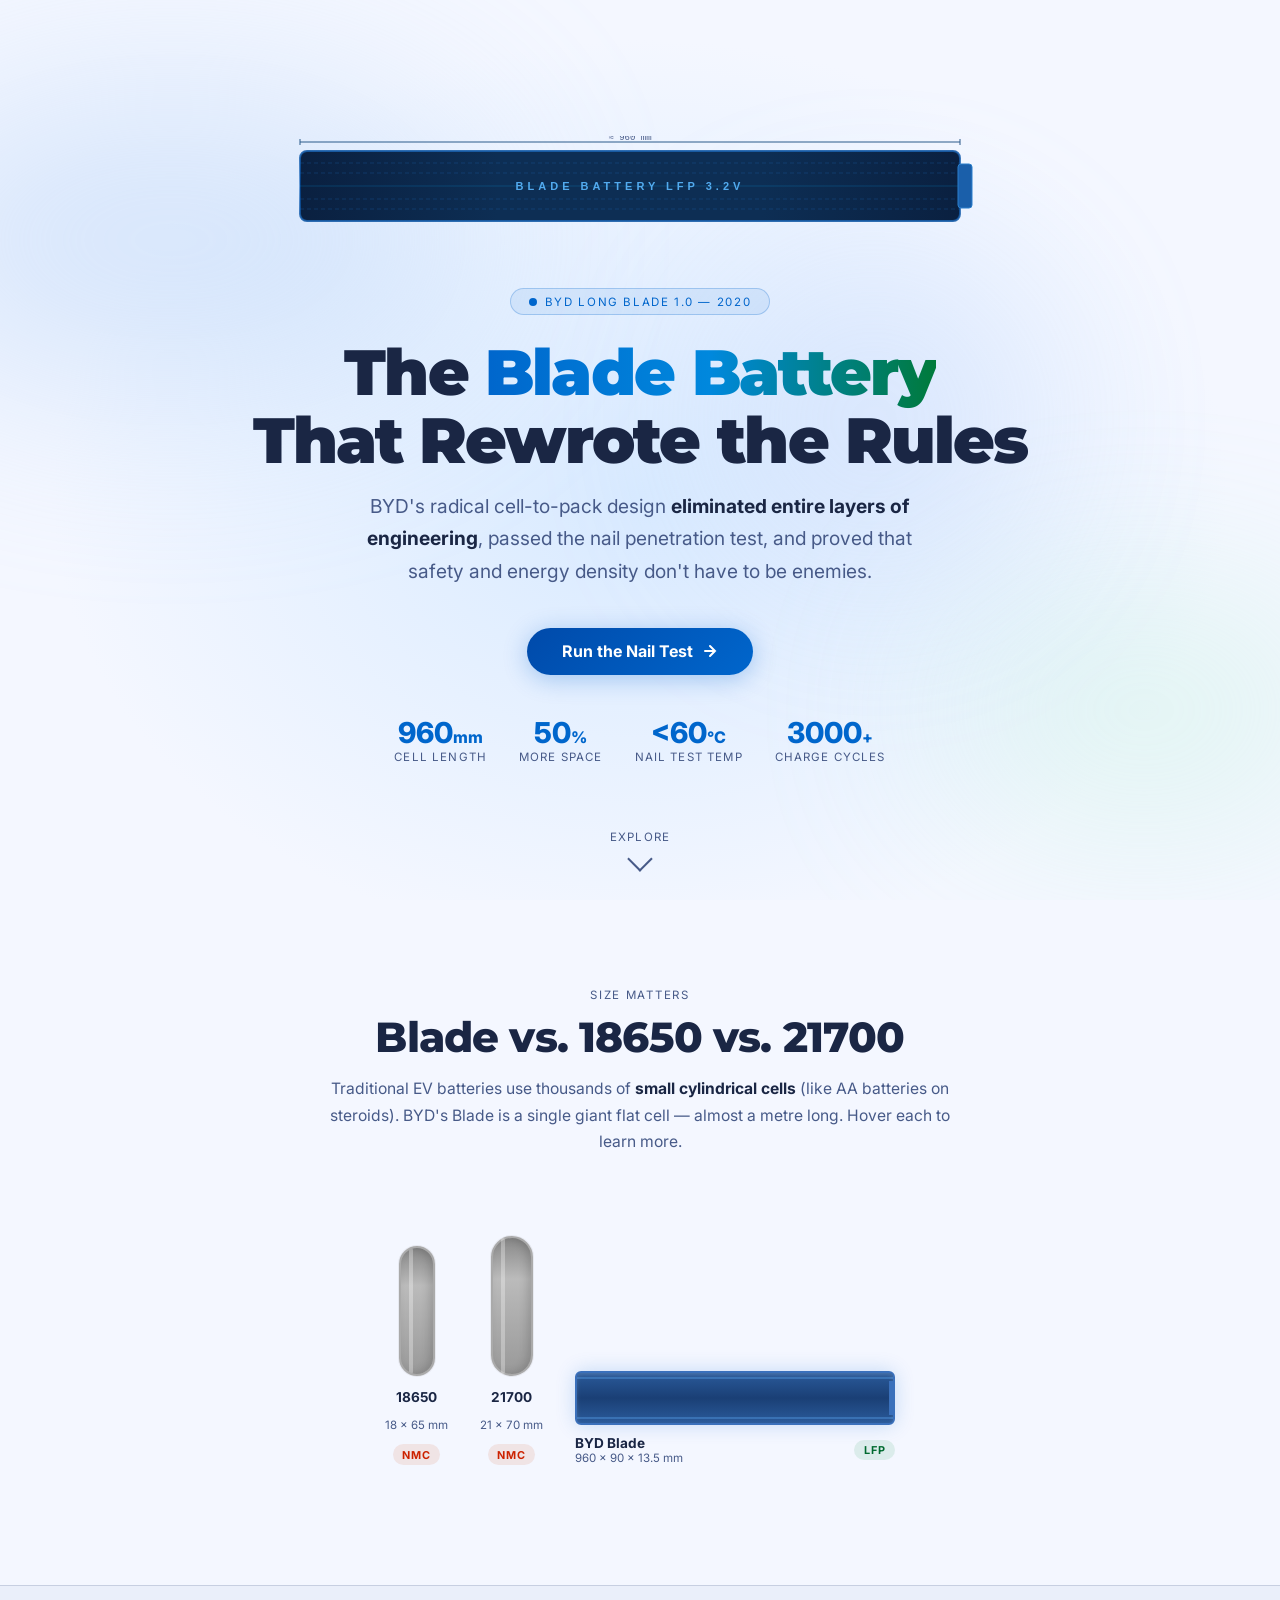
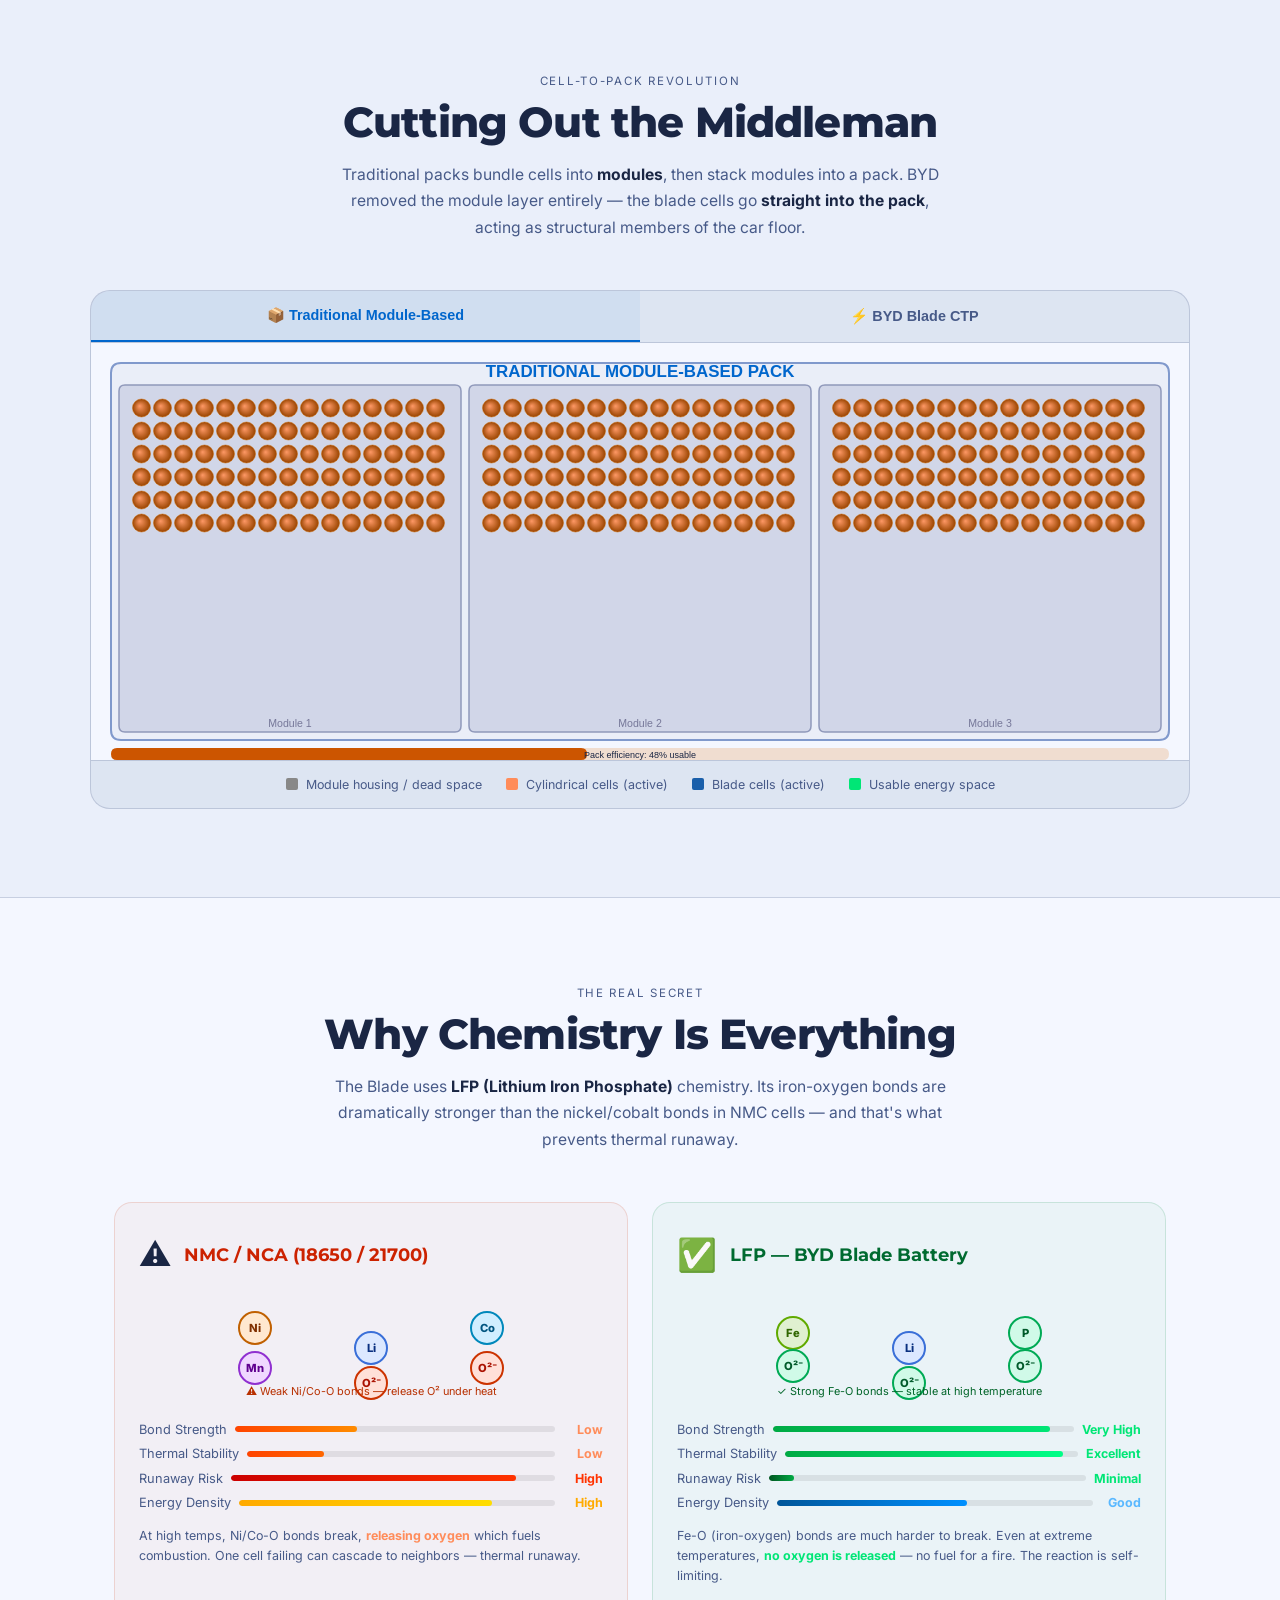
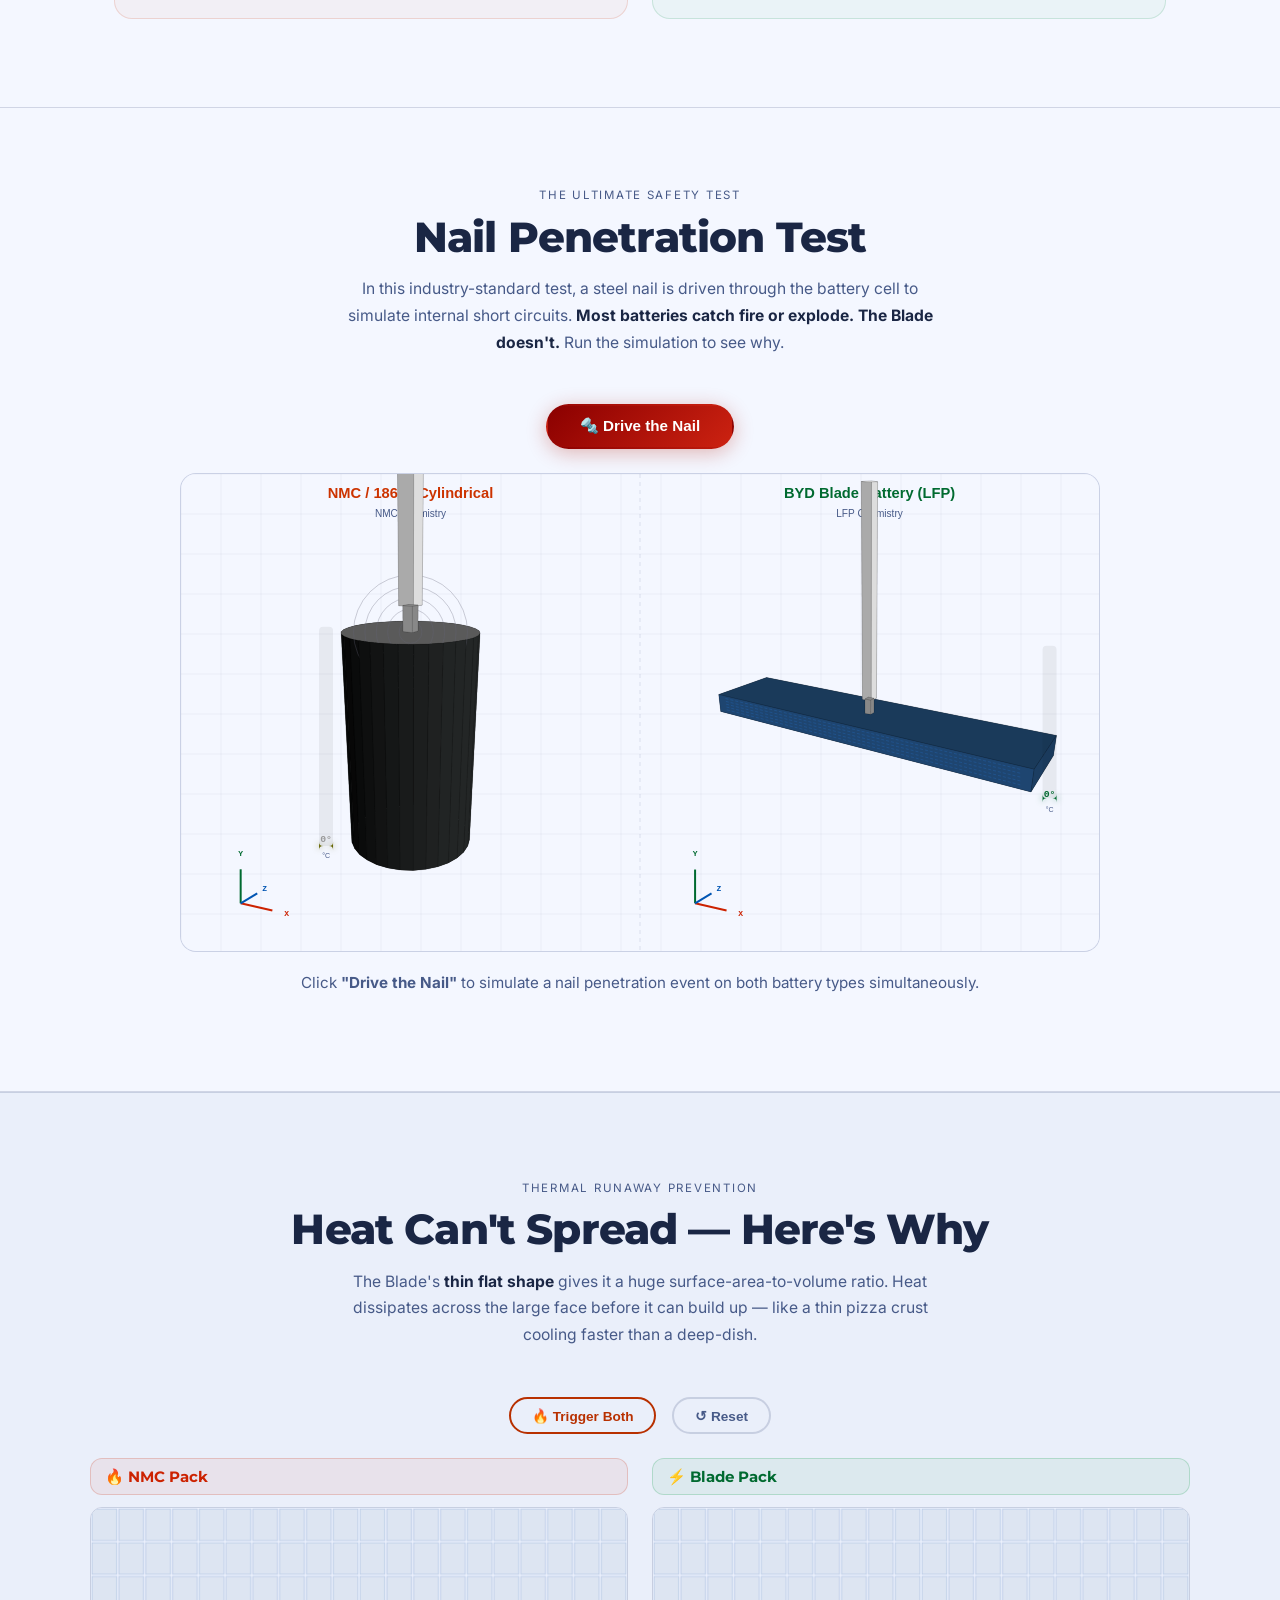
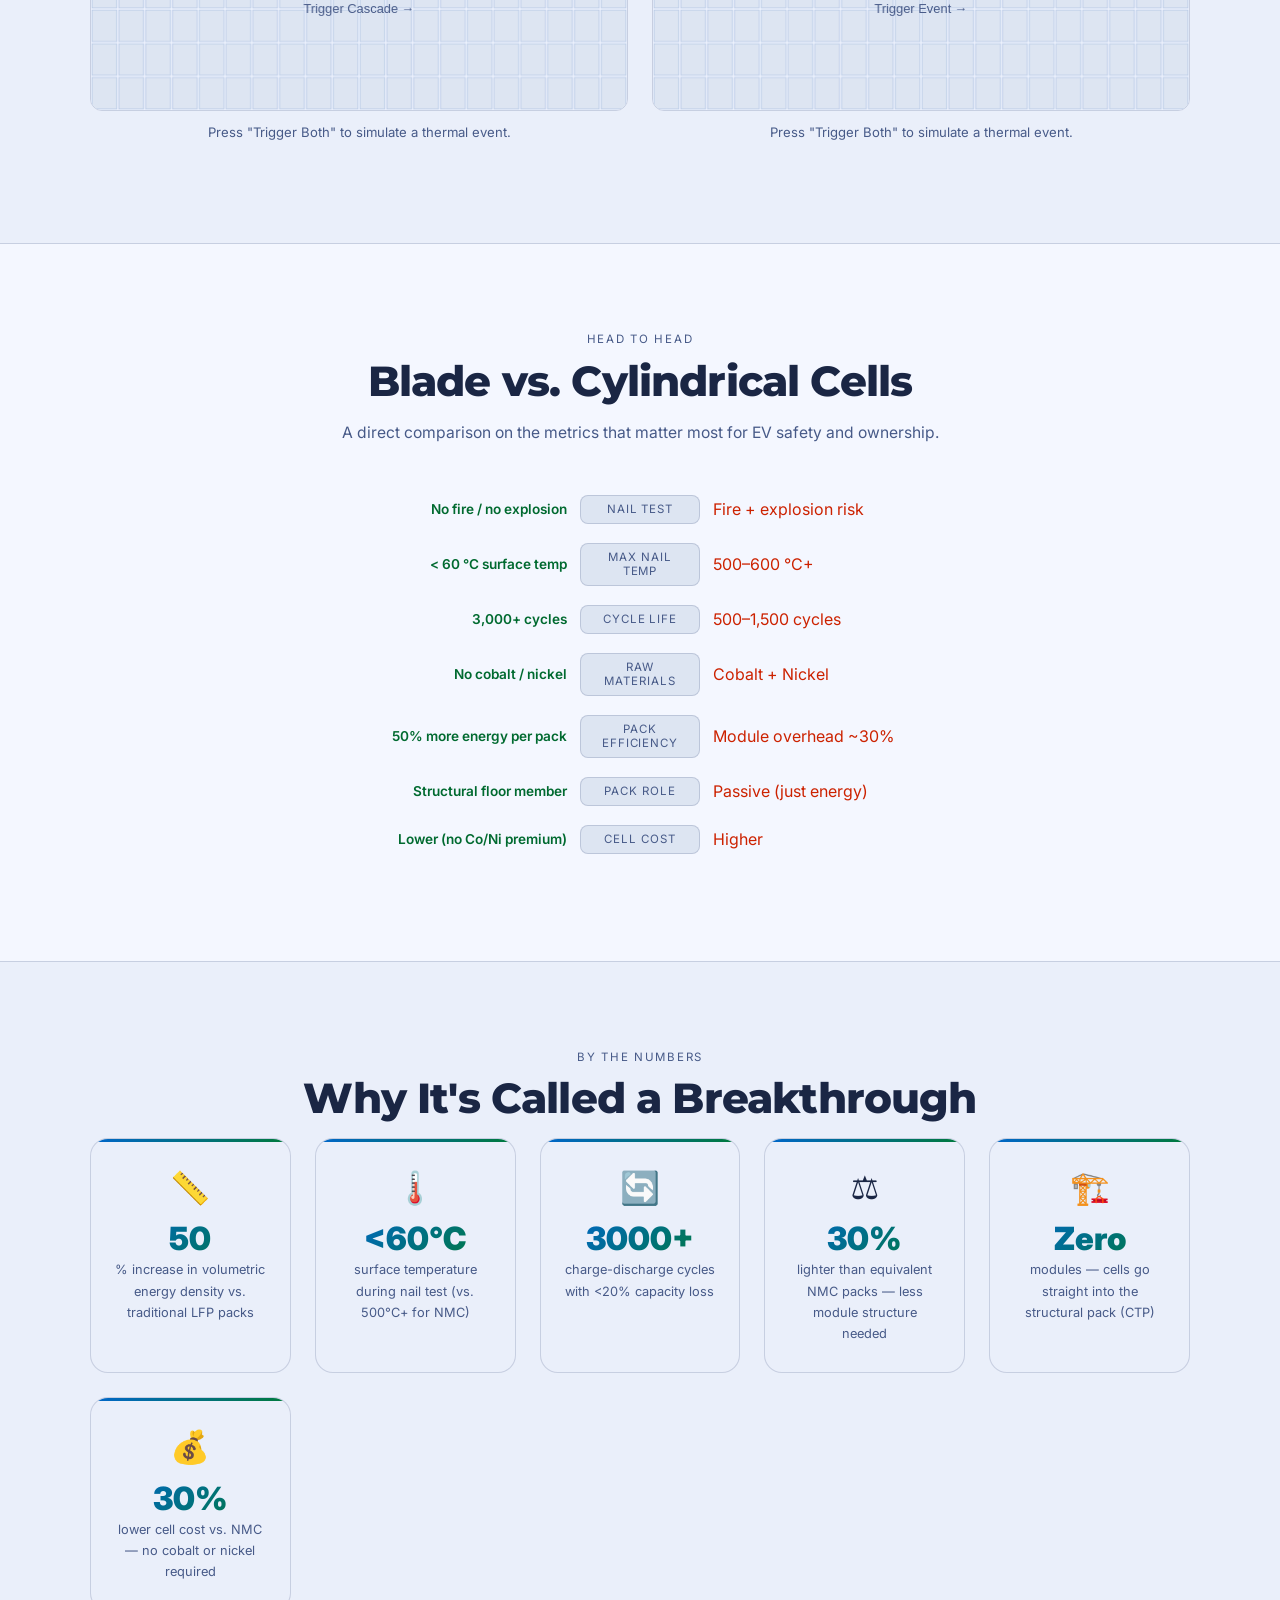
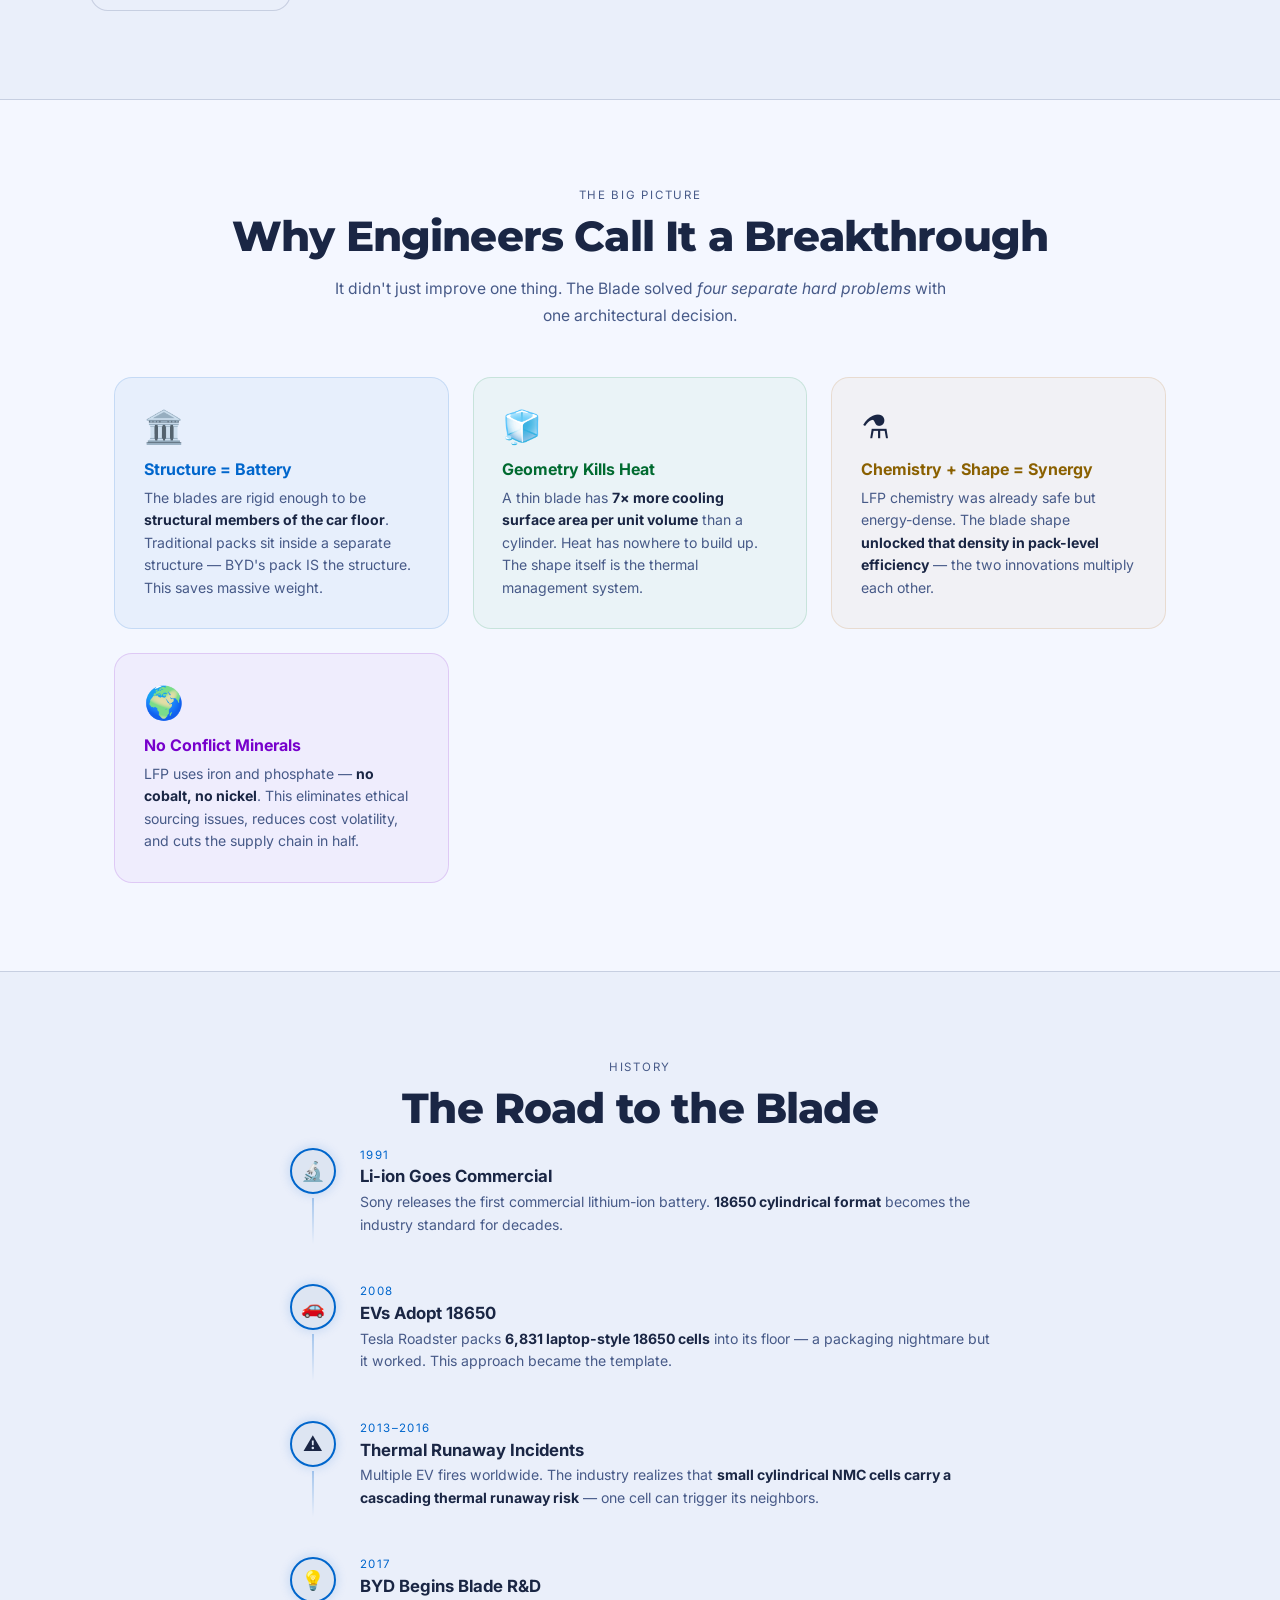
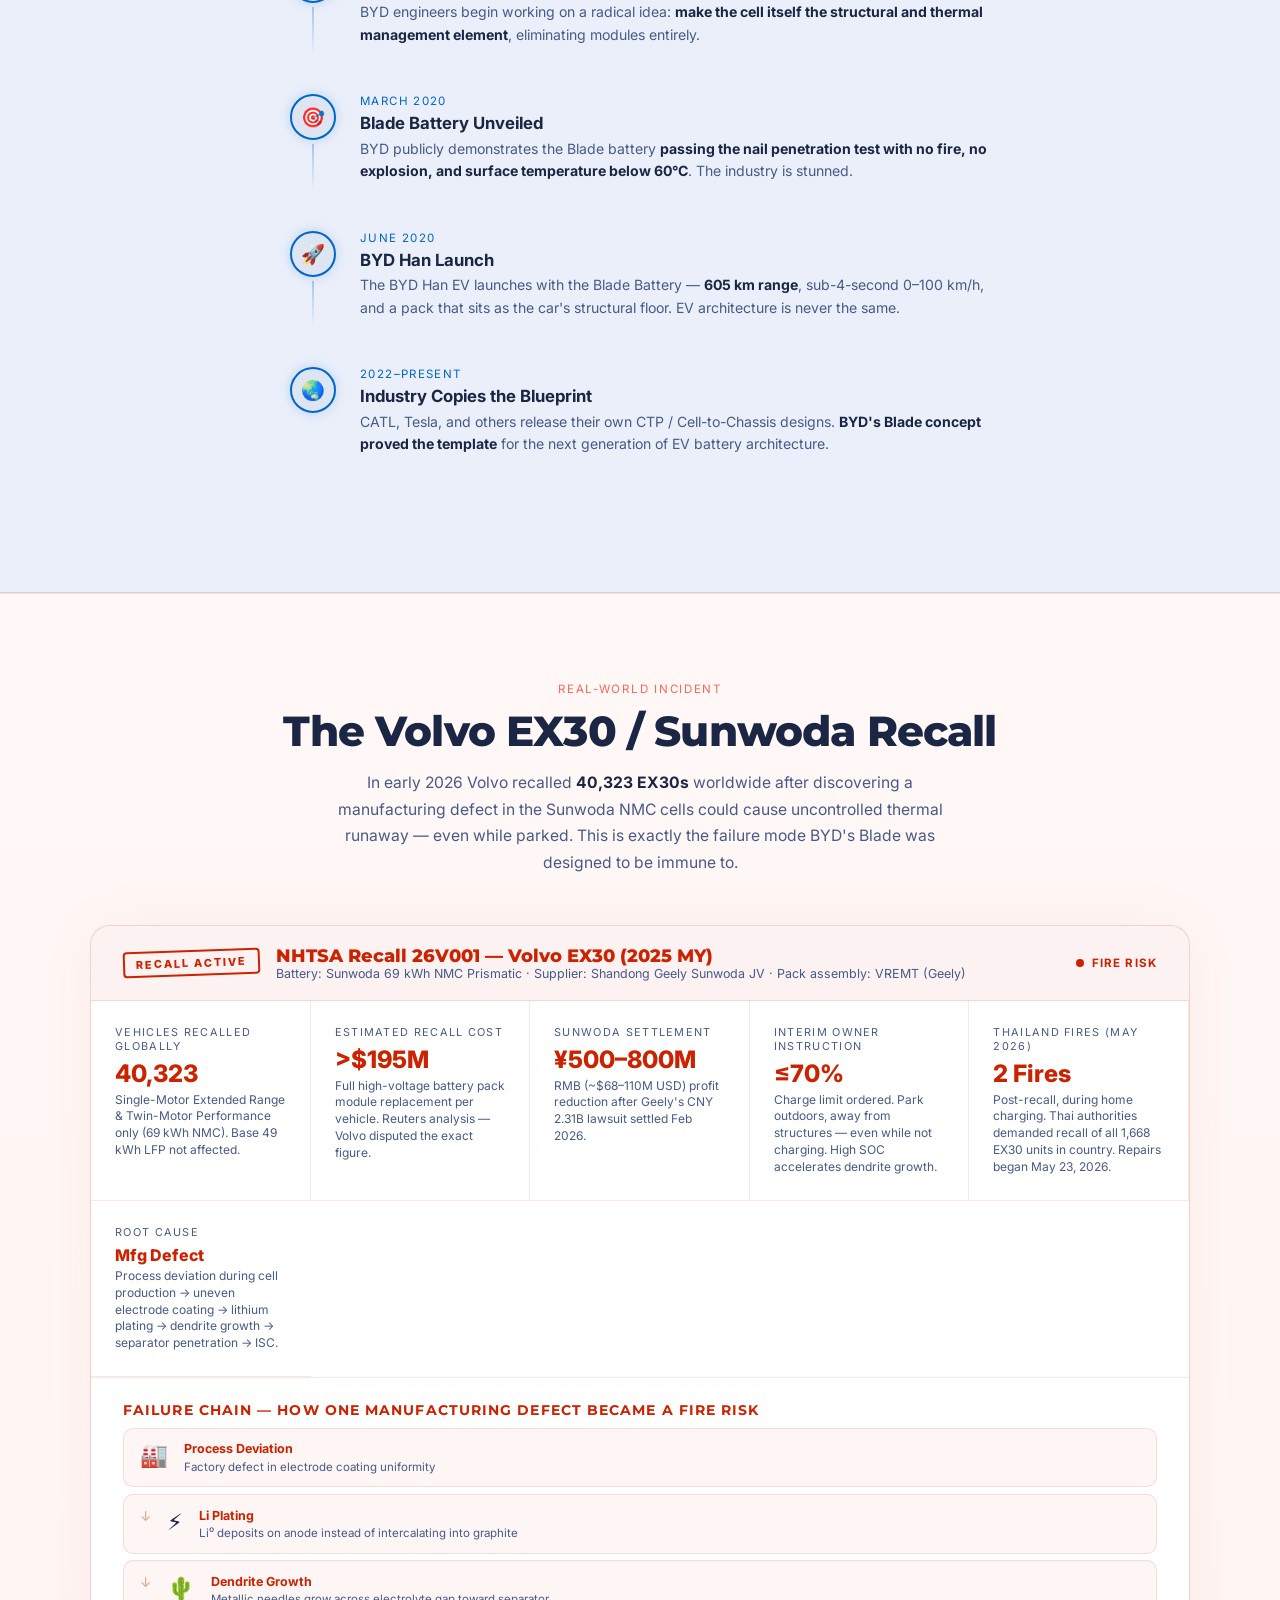
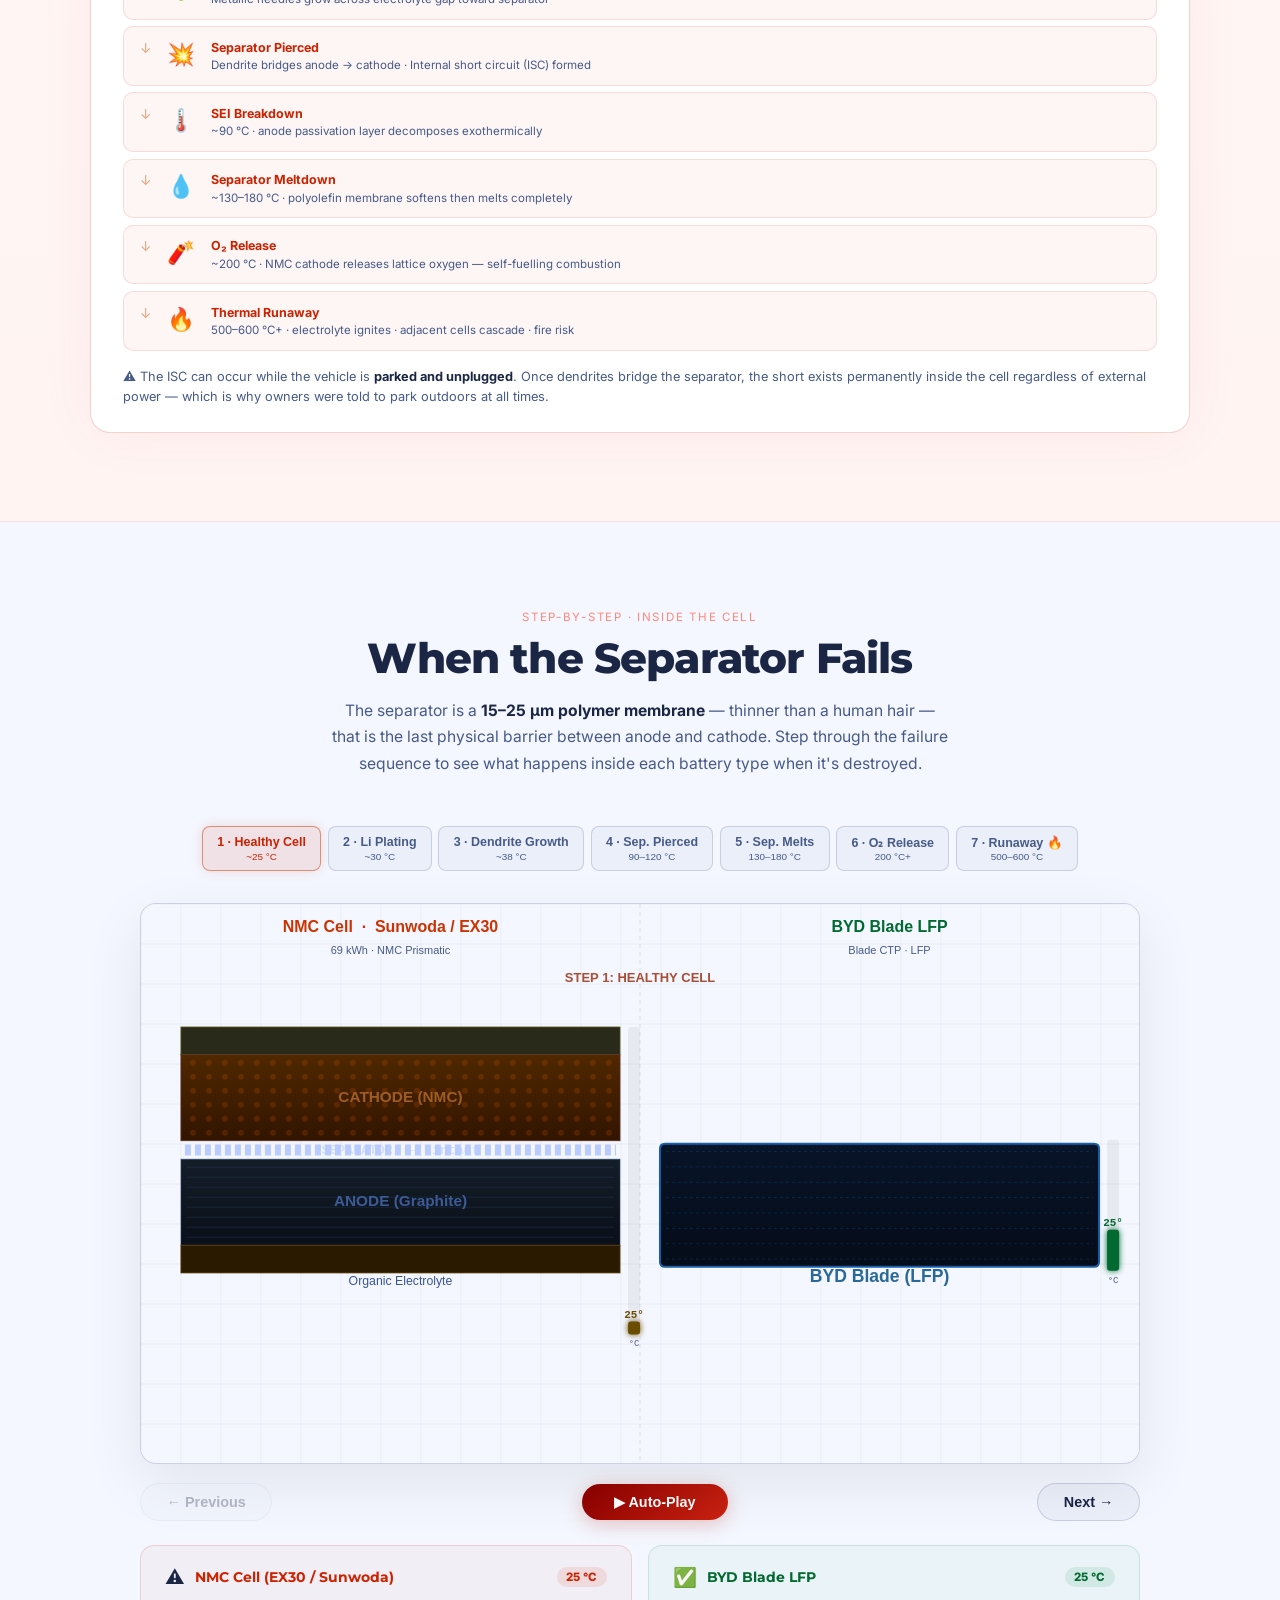
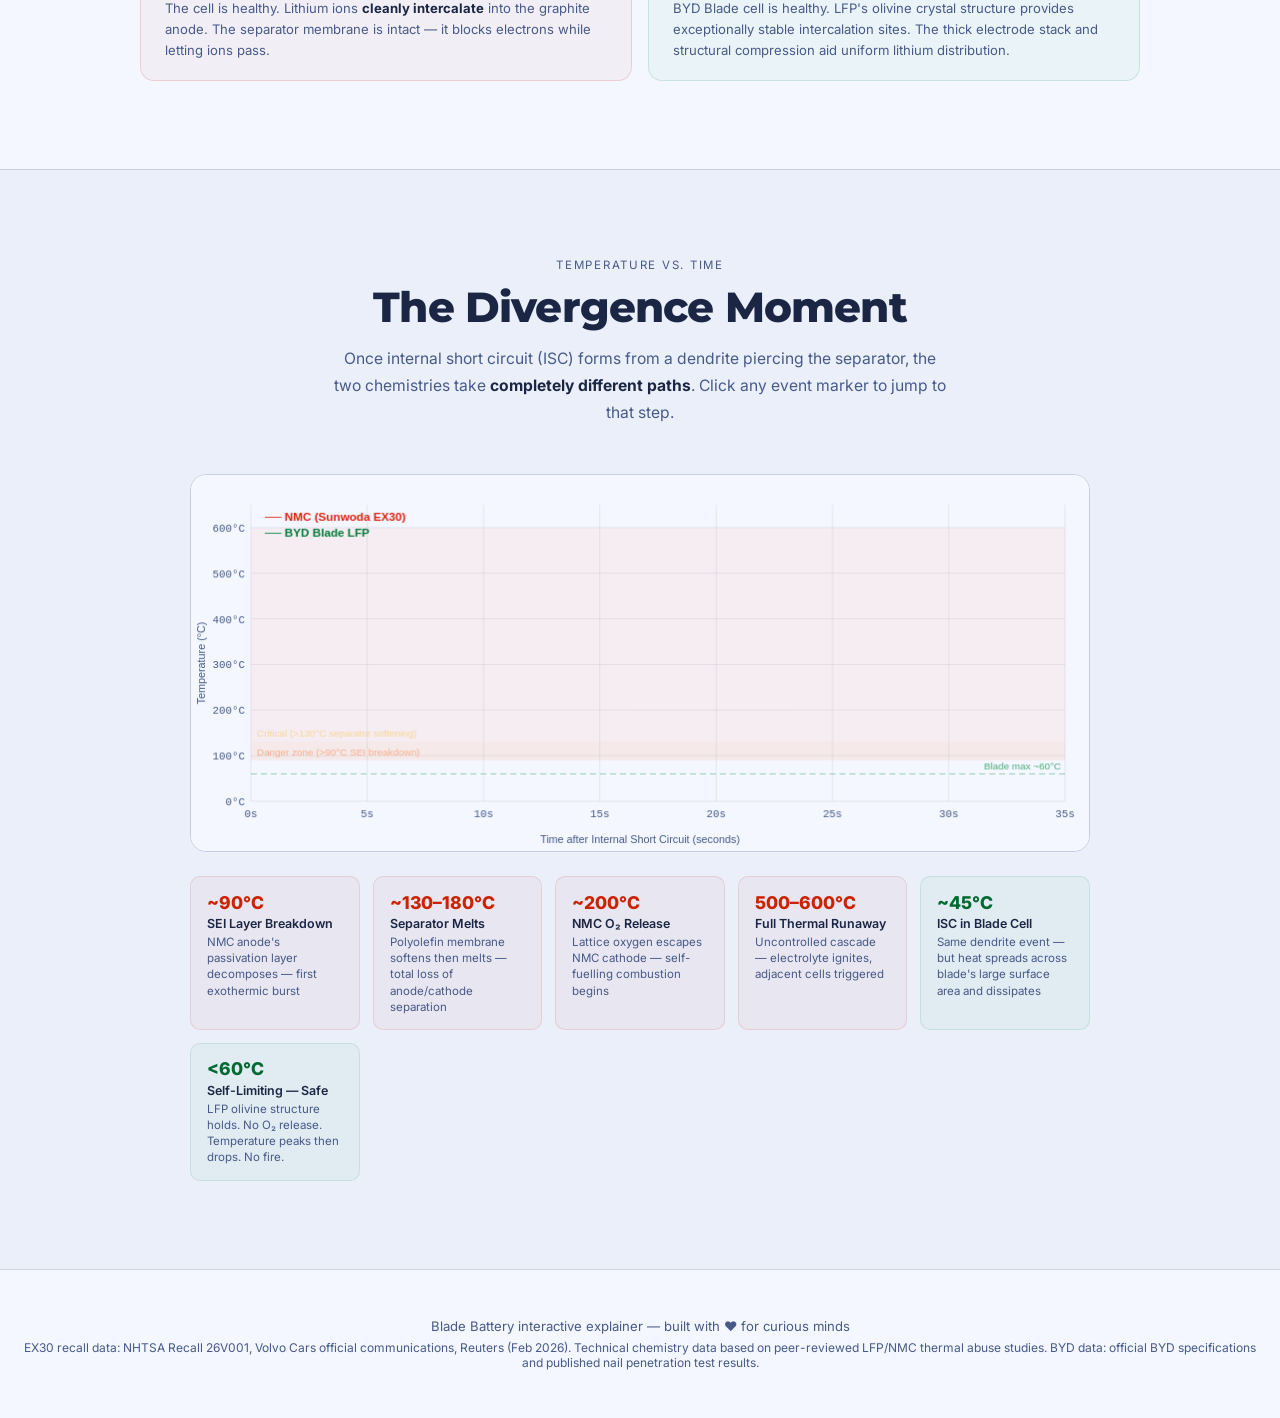
<file: index.html>
<!DOCTYPE html>
<html lang="en">
<head>
<meta charset="UTF-8">
<meta name="viewport" content="width=device-width, initial-scale=1.0">
<title>BYD Blade Battery – How It Changed Everything</title>
<link rel="preconnect" href="https://fonts.googleapis.com">
<link rel="preconnect" href="https://fonts.gstatic.com" crossorigin>
<link href="https://fonts.googleapis.com/css2?family=Inter:wght@400;500;600;700&family=Montserrat:wght@700;800;900&display=swap" rel="stylesheet">
<style>
:root{
  --bg:#f4f7ff;
  --bg2:#eaeffa;
  --bg3:#dde5f2;
  --blue:#0066cc;
  --blue2:#0088dd;
  --green:#007a3a;
  --green2:#00aa55;
  --red:#cc2211;
  --orange:#bb6600;
  --yellow:#aa8800;
  --gold:#aa7700;
  --text:#1a2644;
  --muted:#475a88;
  --border:rgba(0,20,80,0.15);
  --byd-blue:#0055b3;
}
*{margin:0;padding:0;box-sizing:border-box;}
html{scroll-behavior:smooth;}
body{background:var(--bg);color:var(--text);font-family:'Inter',system-ui,sans-serif;overflow-x:hidden;}
h1,h2,h3,h4,h5,h6{font-family:'Montserrat',sans-serif;}
:focus-visible{outline:3px solid var(--blue);outline-offset:3px;border-radius:3px;}

/* ═══ HERO ═══════════════════════════ */
.hero{
  min-height:100vh;display:flex;flex-direction:column;
  align-items:center;justify-content:center;
  position:relative;overflow:hidden;text-align:center;padding:2rem;
}
.hero-bg{
  position:absolute;inset:0;
  background:radial-gradient(ellipse at 50% 55%,#d8eaff 0%,#f4f7ff 65%);
}
.orb{position:absolute;border-radius:50%;filter:blur(100px);pointer-events:none;}
.ob1{width:600px;height:300px;background:#b8d4f8;top:10%;left:-10%;opacity:.5;animation:oDrift 12s ease-in-out infinite;}
.ob2{width:400px;height:200px;background:#b8f0d8;bottom:10%;right:-5%;opacity:.4;animation:oDrift 9s 4s ease-in-out infinite;}
.ob3{width:300px;height:300px;background:#b8ccf8;top:30%;right:20%;opacity:.3;animation:oDrift 15s 2s ease-in-out infinite;}
@keyframes oDrift{0%,100%{transform:translate(0,0);}50%{transform:translate(30px,20px);}}

/* HERO BLADE VISUAL */
.hero-blade-wrap{
  position:relative;z-index:2;width:min(700px,90vw);
  margin:0 auto 3rem;
  animation:fadeUp .8s ease both;
}
.blade-svg-hero{width:100%;height:auto;}

.hero-content{position:relative;z-index:2;}
.hero-tag{
  display:inline-flex;align-items:center;gap:.5rem;
  background:rgba(0,100,204,.08);border:1px solid rgba(0,100,204,.25);
  color:#0066cc;font-size:.72rem;letter-spacing:.14em;text-transform:uppercase;
  padding:.35rem 1.1rem;border-radius:99px;margin-bottom:1.5rem;
  animation:fadeUp .7s ease both;
}
.byd-dot{width:8px;height:8px;background:#0066cc;border-radius:50%;animation:pulse 2s ease-in-out infinite;}
@keyframes pulse{0%,100%{opacity:1;transform:scale(1);}50%{opacity:.4;transform:scale(.7);}}

h1.hero-title{
  font-size:clamp(2rem,5.5vw,4rem);font-weight:900;letter-spacing:-.03em;
  line-height:1.05;margin-bottom:1rem;
  animation:fadeUp .8s .1s ease both;
}
.hl-blade{
  background:linear-gradient(90deg,#0066cc,#0088dd,#007a3a);
  -webkit-background-clip:text;-webkit-text-fill-color:transparent;background-clip:text;
}
.hero-sub{
  font-size:clamp(.95rem,2.2vw,1.2rem);color:var(--muted);
  max-width:580px;margin:0 auto 2.5rem;line-height:1.7;
  animation:fadeUp .8s .2s ease both;
}
.hero-sub strong{color:var(--text);}

.hero-cta{
  display:inline-flex;align-items:center;gap:.6rem;
  background:linear-gradient(135deg,#004aaa,#0066cc);
  color:#fff;font-weight:700;font-size:1rem;
  padding:.85rem 2.2rem;border-radius:99px;text-decoration:none;
  box-shadow:0 4px 24px rgba(0,100,204,.3);
  transition:transform .2s,box-shadow .2s;
  animation:fadeUp .8s .3s ease both;
}
.hero-cta:hover{transform:translateY(-2px);box-shadow:0 8px 36px rgba(0,100,204,.5);}

.hero-stats{
  display:flex;gap:2rem;flex-wrap:wrap;justify-content:center;
  margin-top:2.5rem;z-index:2;position:relative;
  animation:fadeUp .8s .5s ease both;
}
.hstat{text-align:center;}
.hstat-num{font-size:1.8rem;font-weight:800;color:#0066cc;}
.hstat-lbl{font-size:.72rem;color:var(--muted);text-transform:uppercase;letter-spacing:.1em;}

@keyframes fadeUp{from{opacity:0;transform:translateY(20px);}to{opacity:1;transform:none;}}

.scroll-hint{
  position:absolute;bottom:2rem;left:50%;transform:translateX(-50%);
  display:flex;flex-direction:column;align-items:center;gap:.4rem;
  color:var(--muted);font-size:.72rem;letter-spacing:.1em;text-transform:uppercase;
  z-index:2;animation:sbob 2s ease-in-out infinite;
}
.scroll-arr{width:18px;height:18px;border-right:2px solid var(--muted);border-bottom:2px solid var(--muted);transform:rotate(45deg);}
@keyframes sbob{0%,100%{transform:translateX(-50%)translateY(0);}50%{transform:translateX(-50%)translateY(8px);}}

/* ═══ SHARED SECTION ═══════════════════ */
.sec{padding:5.5rem 1.5rem;max-width:1100px;margin:0 auto;}
.sec-full{padding:5.5rem 1.5rem;background:var(--bg2);border-top:1px solid var(--border);border-bottom:1px solid var(--border);}
.sec-inner{max-width:1100px;margin:0 auto;}

.sec-tag{text-align:center;font-size:.72rem;letter-spacing:.15em;text-transform:uppercase;color:var(--muted);margin-bottom:.6rem;}
.sec-title{text-align:center;font-size:clamp(1.6rem,3.5vw,2.6rem);font-weight:800;letter-spacing:-.02em;margin-bottom:.9rem;}
.sec-desc{text-align:center;color:var(--muted);font-size:.98rem;line-height:1.7;max-width:620px;margin:0 auto 3rem;}
.sec-desc strong{color:var(--text);}

/* ═══ CELL SIZE COMPARISON ═════════════ */
.cell-compare{
  display:flex;gap:2rem;align-items:flex-end;justify-content:center;flex-wrap:wrap;
  padding:2rem 0;
}
.cell-item{
  display:flex;flex-direction:column;align-items:center;gap:.8rem;
  cursor:pointer;transition:transform .3s;
}
.cell-item:hover{transform:translateY(-6px);}

.cell-18650{
  width:36px;height:130px;border-radius:18px;
  background:linear-gradient(180deg,#888 0%,#bbb 30%,#999 100%);
  border:2px solid #aaa;
  box-shadow:inset -4px 0 8px rgba(0,0,0,.15),0 0 0 1px rgba(0,0,0,.06);
  position:relative;overflow:hidden;
}
.cell-21700{
  width:42px;height:140px;border-radius:21px;
  background:linear-gradient(180deg,#888 0%,#bbb 30%,#999 100%);
  border:2px solid #aaa;
  box-shadow:inset -4px 0 8px rgba(0,0,0,.15),0 0 0 1px rgba(0,0,0,.06);
  position:relative;
}
.cell-stripe{
  position:absolute;top:0;left:8px;width:4px;height:100%;
  background:rgba(255,255,255,.3);border-radius:2px;
}

.cell-blade-wrap{
  width:320px;height:54px;
  background:linear-gradient(180deg,#2a5a9a 0%,#1a3f75 50%,#2a5a9a 100%);
  border:2px solid #3a70bb;
  border-radius:6px;
  box-shadow:0 0 20px rgba(0,100,204,.2),inset 0 2px 4px rgba(255,255,255,.15);
  position:relative;overflow:hidden;
}
.blade-inner-stripe{
  position:absolute;top:4px;left:0;right:0;height:2px;
  background:rgba(100,180,255,.3);
}
.blade-inner-stripe2{
  position:absolute;bottom:4px;left:0;right:0;height:2px;
  background:rgba(100,180,255,.3);
}
.blade-end-cap{
  position:absolute;right:-6px;top:8px;bottom:8px;width:10px;
  background:#3a70bb;border-radius:0 4px 4px 0;
}

.cell-name{font-size:.85rem;font-weight:700;color:var(--text);}
.cell-dim{font-size:.72rem;color:var(--muted);}
.cell-chem{
  font-size:.68rem;font-weight:700;letter-spacing:.08em;
  padding:.2rem .6rem;border-radius:99px;
}
.chem-nmc{background:rgba(200,60,0,.1);color:#cc2200;}
.chem-lfp{background:rgba(0,140,60,.1);color:#006a30;}

.cell-tooltip{
  position:absolute;bottom:calc(100% + 10px);left:50%;transform:translateX(-50%);
  background:#ffffff;border:1px solid var(--border);
  border-radius:10px;padding:.8rem 1rem;
  font-size:.78rem;line-height:1.5;white-space:nowrap;
  color:var(--text);pointer-events:none;
  opacity:0;transition:opacity .2s;z-index:10;
  box-shadow:0 8px 24px rgba(0,20,80,.12);
}
.cell-item:hover .cell-tooltip{opacity:1;}

/* ═══ CTP COMPARISON ══════════════════ */
.ctp-wrap{
  background:var(--bg3);border:1px solid var(--border);
  border-radius:20px;overflow:hidden;
}
.ctp-tabs{
  display:flex;border-bottom:1px solid var(--border);
}
.ctp-tab{
  flex:1;padding:1rem;text-align:center;cursor:pointer;
  font-size:.9rem;font-weight:600;color:var(--muted);
  transition:all .25s;border:none;background:none;
}
.ctp-tab.active{color:var(--blue);background:rgba(0,100,204,.06);border-bottom:2px solid var(--blue);}

#ctpCanvas{display:block;width:100%;height:auto;}

.ctp-legend{
  display:flex;gap:1.5rem;flex-wrap:wrap;justify-content:center;
  padding:1rem;border-top:1px solid var(--border);
}
.ctp-leg{display:flex;align-items:center;gap:.5rem;font-size:.78rem;color:var(--muted);}
.ctp-dot{width:12px;height:12px;border-radius:2px;flex-shrink:0;}

/* ═══ CHEMISTRY ═══════════════════════ */
.chem-grid{display:grid;grid-template-columns:1fr 1fr;gap:1.5rem;}
@media(max-width:640px){.chem-grid{grid-template-columns:1fr;}}

.chem-card{
  border-radius:18px;padding:2rem 1.5rem;
  position:relative;overflow:hidden;
}
.chem-nmc-card{
  background:rgba(200,50,0,.04);border:1px solid rgba(200,50,0,.15);
}
.chem-lfp-card{
  background:rgba(0,140,60,.04);border:1px solid rgba(0,140,60,.15);
}
.chem-head{display:flex;align-items:center;gap:.8rem;margin-bottom:1.5rem;}
.chem-icon{font-size:2rem;}
.chem-head h3{font-size:1.1rem;font-weight:700;}
.chem-nmc-card .chem-head h3{color:#cc2200;}
.chem-lfp-card .chem-head h3{color:#006a30;}

.molecule-wrap{
  display:flex;align-items:center;justify-content:center;
  height:100px;margin-bottom:1.5rem;position:relative;
}

/* NMC molecule atoms */
.atom{
  width:34px;height:34px;border-radius:50%;
  display:flex;align-items:center;justify-content:center;
  font-size:.7rem;font-weight:800;position:absolute;
  border:2px solid transparent;
}
.atom-li{background:#dce8ff;border-color:#3a6fd8;color:#0a3080;}
.atom-ni{background:#ffe8d0;border-color:#c06000;color:#803000;}
.atom-mn{background:#f0d8ff;border-color:#9030d0;color:#600090;}
.atom-co{background:#d0eeff;border-color:#0088bb;color:#005580;}
.atom-o{
  background:#ffe0d8;border-color:#cc3300;color:#aa1100;
  animation:oVibrate 1.5s ease-in-out infinite;
}
.atom-fe{background:#e0f0d0;border-color:#60aa00;color:#306600;}
.atom-p{background:#d0fae8;border-color:#00aa55;color:#005a2a;}
.atom-lfp-o{background:#d0fae8;border-color:#00aa55;color:#005a2a;}

@keyframes oVibrate{0%,100%{transform:translate(0,0);}25%{transform:translate(1px,-1px);}75%{transform:translate(-1px,1px);}}

.bond{
  position:absolute;height:2px;transform-origin:left center;
  background:rgba(200,80,40,.35);border-radius:2px;
}
.bond-lfp{background:rgba(0,160,80,.35);}

.chem-prop{display:flex;flex-direction:column;gap:.6rem;}
.prop-row{display:flex;align-items:center;justify-content:space-between;gap:.5rem;}
.prop-label{font-size:.8rem;color:var(--muted);}
.prop-bar-wrap{flex:1;height:6px;background:rgba(0,0,0,.08);border-radius:99px;overflow:hidden;}
.prop-bar{height:100%;border-radius:99px;transition:width 1.2s ease;}
.prop-val{font-size:.78rem;font-weight:700;min-width:40px;text-align:right;}

/* ═══ NAIL TEST ════════════════════════ */
.nail-section{
  background:var(--bg);
  border-top:1px solid var(--border);
  border-bottom:1px solid var(--border);
  padding:5rem 1.5rem;
}
.nail-inner{max-width:920px;margin:0 auto;}

.nail-controls{
  display:flex;gap:1rem;justify-content:center;flex-wrap:wrap;
  margin-bottom:1.5rem;
}
.nail-btn{
  padding:.7rem 2rem;border-radius:99px;border:2px solid transparent;
  font-size:.95rem;font-weight:700;cursor:pointer;transition:all .25s;
}
#nail-run{
  background:linear-gradient(135deg,#8b0000,#cc2211);
  color:#fff;box-shadow:0 4px 20px rgba(180,30,10,.3);
}
#nail-run:hover{box-shadow:0 6px 30px rgba(180,30,10,.5);transform:translateY(-1px);}
#nail-run.resetting{
  background:rgba(0,0,0,.06);border-color:rgba(0,0,0,.15);
  color:var(--muted);box-shadow:none;
}

.nail-canvas-wrap{
  border-radius:16px;overflow:hidden;
  border:1px solid var(--border);
  background:#edf2ff;
  position:relative;
}
#nailCanvas{display:block;width:100%;height:auto;}

.nail-status{
  text-align:center;margin-top:1.2rem;min-height:2.5rem;
  font-size:.95rem;color:var(--muted);line-height:1.6;
  transition:opacity .4s;
}
.nail-status .hi{color:var(--text);font-weight:600;}
.nail-status .danger{color:#cc2200;}
.nail-status .safe{color:#006a30;}

/* ═══ THERMAL CANVAS ══════════════════ */
.thermal-compare{display:grid;grid-template-columns:1fr 1fr;gap:1.5rem;margin-top:1.5rem;}
@media(max-width:620px){.thermal-compare{grid-template-columns:1fr;}}
.thermal-col{display:flex;flex-direction:column;gap:.75rem;}
.thermal-col-hd{display:flex;align-items:center;justify-content:space-between;padding:.5rem .9rem;border-radius:12px;}
.thermal-col-hd.nmc-hd{background:rgba(200,40,10,.06);border:1px solid rgba(200,40,10,.2);}
.thermal-col-hd.blade-hd{background:rgba(0,150,60,.06);border:1px solid rgba(0,150,60,.2);}
.thermal-col-lbl{font-family:'Montserrat',sans-serif;font-weight:700;font-size:.95rem;}
.nmc-lbl{color:#cc2200;}
.blade-lbl{color:#006a30;}
.thermal-col canvas{display:block;width:100%;height:auto;border-radius:12px;border:1px solid var(--border);}
.thermal-col-st{font-size:.82rem;color:var(--muted);line-height:1.5;text-align:center;min-height:2rem;}
.thermal-controls{display:flex;gap:1rem;justify-content:center;margin-bottom:1.5rem;}
.th-btn-trigger{border-color:rgba(180,60,0,.5);color:#b83000;font-size:1rem;padding:.7rem 2rem;}
.th-btn-trigger:hover,.th-btn-trigger.active{background:rgba(180,60,0,.08);}
.th-btn{padding:.55rem 1.3rem;border-radius:99px;border:2px solid;font-size:.85rem;font-weight:600;cursor:pointer;transition:all .25s;background:none;}
.th-btn-nmc{border-color:rgba(200,40,10,.5);color:#cc2200;}
.th-btn-nmc:hover,.th-btn-nmc.active{background:rgba(200,40,10,.1);}
.th-btn-blade{border-color:rgba(0,150,60,.4);color:#006a30;}
.th-btn-blade:hover,.th-btn-blade.active{background:rgba(0,150,60,.08);}
.th-btn-reset{border-color:var(--border);color:var(--muted);}
.th-btn-reset:hover{background:rgba(0,0,0,.05);}

/* ═══ BREAKTHROUGH METRICS ════════════ */
.breakthrough-grid{
  display:grid;
  grid-template-columns:repeat(auto-fit,minmax(200px,1fr));
  gap:1.5rem;
}
.bt-card{
  background:var(--bg2);border:1px solid var(--border);
  border-radius:18px;padding:1.8rem 1.5rem;
  text-align:center;position:relative;overflow:hidden;
  transition:transform .3s;
}
.bt-card:hover{transform:translateY(-5px);}
.bt-card::before{
  content:'';position:absolute;top:0;left:0;right:0;height:3px;
  background:linear-gradient(90deg,var(--blue),var(--green));
}
.bt-icon{font-size:2rem;margin-bottom:.8rem;display:block;}
.bt-num{
  font-size:2rem;font-weight:900;
  background:linear-gradient(135deg,#0066cc,#007a3a);
  -webkit-background-clip:text;-webkit-text-fill-color:transparent;background-clip:text;
}
.bt-label{font-size:.8rem;color:var(--muted);margin-top:.3rem;line-height:1.5;}

/* ═══ WHY IT MATTERS  ═════════════════ */
.why-grid{display:grid;grid-template-columns:repeat(auto-fit,minmax(260px,1fr));gap:1.5rem;}
.why-card{
  border-radius:18px;padding:1.8rem;
  border:1px solid transparent;
  transition:transform .3s;
}
.why-card:hover{transform:translateY(-5px);}
.why-1{background:rgba(0,100,200,.05);border-color:rgba(0,100,200,.15);}
.why-2{background:rgba(0,140,60,.04);border-color:rgba(0,140,60,.15);}
.why-3{background:rgba(180,100,0,.04);border-color:rgba(180,100,0,.15);}
.why-4{background:rgba(130,0,200,.04);border-color:rgba(130,0,200,.15);}
.why-icon{font-size:2rem;margin-bottom:.8rem;}
.why-title{font-size:1rem;font-weight:700;margin-bottom:.5rem;}
.why-1 .why-title{color:#0066cc;}
.why-2 .why-title{color:#006a30;}
.why-3 .why-title{color:#8a6000;}
.why-4 .why-title{color:#7700cc;}
.why-desc{font-size:.88rem;color:var(--muted);line-height:1.6;}
.why-desc strong{color:var(--text);}

/* ═══ TIMELINE ════════════════════════ */
.timeline{max-width:700px;margin:0 auto;}
.tl-item{
  display:flex;gap:1.5rem;margin-bottom:2.5rem;
  opacity:0;transform:translateX(-15px);
  transition:opacity .6s ease,transform .6s ease;
}
.tl-item.visible{opacity:1;transform:none;}
.tl-left{flex-shrink:0;display:flex;flex-direction:column;align-items:center;gap:0;}
.tl-dot{
  width:46px;height:46px;border-radius:50%;
  display:flex;align-items:center;justify-content:center;
  font-size:1.2rem;flex-shrink:0;
  background:var(--bg3);border:2px solid var(--blue);
  box-shadow:0 0 12px rgba(0,100,204,.2);
}
.tl-line{flex:1;width:2px;background:linear-gradient(180deg,rgba(0,100,204,.3),transparent);margin-top:4px;}
.tl-item:last-child .tl-line{display:none;}
.tl-body{padding-bottom:.5rem;}
.tl-year{font-size:.72rem;letter-spacing:.12em;text-transform:uppercase;color:var(--blue);margin-bottom:.3rem;}
.tl-title{font-size:1.05rem;font-weight:700;margin-bottom:.3rem;}
.tl-desc{font-size:.88rem;color:var(--muted);line-height:1.6;}
.tl-desc strong{color:var(--text);}

/* ═══ VERSUS BAR ══════════════════════ */
.vs-table{max-width:700px;margin:0 auto;}
.vs-row{
  display:grid;grid-template-columns:1fr 120px 1fr;
  align-items:center;gap:.8rem;
  margin-bottom:1.2rem;
  opacity:0;transform:translateY(10px);
  transition:opacity .5s ease,transform .5s ease;
}
.vs-row.visible{opacity:1;transform:none;}
.vs-label{font-size:.85rem;font-weight:600;text-align:right;}
.vs-blade{color:#006a30;}
.vs-nmc{color:#cc2200;text-align:left;}
.vs-mid{
  background:var(--bg3);border:1px solid var(--border);
  border-radius:8px;padding:.4rem .6rem;
  font-size:.72rem;letter-spacing:.08em;text-transform:uppercase;
  color:var(--muted);text-align:center;
}

/* ═══ REVEAL ══════════════════════════ */
.reveal{opacity:0;transform:translateY(24px);transition:opacity .65s ease,transform .65s ease;}
.reveal.visible{opacity:1;transform:none;}

/* ═══ FOOTER ══════════════════════════ */
footer{text-align:center;padding:3rem 1.5rem;color:var(--muted);font-size:.82rem;border-top:1px solid var(--border);}

/* ═══ STAGGER HELPERS ═════════════════ */
.stagger-1{transition-delay:.05s;}
.stagger-2{transition-delay:.12s;}
.stagger-3{transition-delay:.19s;}
.stagger-4{transition-delay:.26s;}

/* ═══ EX30 CASE FILE ══════════════════ */
.ex30-section{
  background:linear-gradient(180deg,#fff8f6 0%,#fff4f2 100%);
  border-top:1px solid rgba(200,30,0,.1);
  border-bottom:1px solid rgba(200,30,0,.1);
  padding:5.5rem 1.5rem;
}
.ex30-inner{max-width:1100px;margin:0 auto;}

.case-file{
  background:#ffffff;
  border:1px solid rgba(200,30,0,.2);
  border-radius:20px;
  overflow:hidden;
  box-shadow:0 0 60px rgba(200,0,0,.05);
}
.case-header{
  background:rgba(200,0,0,.05);
  border-bottom:1px solid rgba(200,0,0,.12);
  padding:1.2rem 2rem;
  display:flex;align-items:center;gap:1rem;flex-wrap:wrap;
}
.case-stamp{
  font-size:.68rem;font-weight:800;letter-spacing:.18em;text-transform:uppercase;
  color:#cc2200;border:2px solid #cc2200;padding:.25rem .7rem;border-radius:4px;
  transform:rotate(-2deg);flex-shrink:0;
}
.case-title-block h3{font-size:1.1rem;font-weight:800;color:#cc2200;}
.case-title-block p{font-size:.78rem;color:var(--muted);}
.case-status{
  margin-left:auto;display:flex;align-items:center;gap:.5rem;
  font-size:.72rem;font-weight:700;letter-spacing:.1em;text-transform:uppercase;
  color:#cc2200;
}
.case-status-dot{width:8px;height:8px;border-radius:50%;background:#cc2200;animation:pulse 1.5s ease-in-out infinite;}

.case-body{display:grid;grid-template-columns:repeat(auto-fit,minmax(200px,1fr));gap:0;}
.case-stat{
  padding:1.5rem;border-right:1px solid rgba(200,30,0,.1);
  border-bottom:1px solid rgba(200,30,0,.1);
}
.case-stat:last-child{border-right:none;}
.case-stat-label{font-size:.68rem;text-transform:uppercase;letter-spacing:.12em;color:var(--muted);margin-bottom:.4rem;}
.case-stat-val{font-size:1.5rem;font-weight:800;color:#cc2200;}
.case-stat-sub{font-size:.75rem;color:var(--muted);margin-top:.2rem;line-height:1.4;}

.case-narrative{padding:1.5rem 2rem;border-top:1px solid rgba(200,30,0,.1);}
.case-narrative h4{font-size:.85rem;font-weight:700;color:#cc2200;margin-bottom:.6rem;text-transform:uppercase;letter-spacing:.08em;}

.failure-chain{display:flex;flex-direction:column;gap:0;}
.fc-step{
  display:flex;align-items:flex-start;gap:1rem;
  background:rgba(200,30,0,.04);
  border:1px solid rgba(200,30,0,.12);
  border-radius:10px;padding:.8rem 1rem;
  font-size:.78rem;
  position:relative;
}
.fc-step+.fc-step{margin-top:.4rem;}
.fc-step+.fc-step::before{
  content:'↓';
  display:flex;justify-content:center;
  color:rgba(200,80,0,.5);font-size:.85rem;
  margin-bottom:.4rem;
  pointer-events:none;
}
.fc-step-icon{font-size:1.4rem;flex-shrink:0;}
.fc-step-body{flex:1;}
.fc-step-name{font-weight:700;color:#cc2200;margin-bottom:.2rem;}
.fc-step-temp{font-size:.72rem;color:var(--muted);}

/* ═══ SEPARATOR SEQUENCE ══════════════ */
.seq-section{
  background:var(--bg);
  padding:5.5rem 1.5rem;
}
.seq-inner{max-width:1000px;margin:0 auto;}

.seq-steps{
  display:flex;gap:.4rem;justify-content:center;flex-wrap:wrap;
  margin-bottom:2rem;
}
.seq-step-btn{
  padding:.5rem .9rem;border-radius:8px;border:1px solid var(--border);
  font-size:.78rem;font-weight:700;cursor:pointer;transition:all .2s;
  background:var(--bg2);color:var(--muted);position:relative;
}
.seq-step-btn.active{
  background:rgba(200,40,10,.1);border-color:rgba(200,60,0,.5);color:#cc2200;
  box-shadow:0 0 12px rgba(200,40,10,.15);
}
.seq-step-btn:hover:not(.active){background:rgba(0,0,0,.05);color:var(--text);}
.seq-step-btn .step-temp{
  display:block;font-size:.62rem;font-weight:400;
  color:var(--muted);margin-top:.1rem;
}
.seq-step-btn.active .step-temp{color:#cc2200;}

.seq-canvas-wrap{
  border-radius:16px;overflow:hidden;border:1px solid var(--border);
  background:#edf2ff;position:relative;
  box-shadow:0 20px 60px rgba(0,0,0,.08);
}
#seqCanvas{display:block;width:100%;height:auto;}

.seq-nav{
  display:flex;align-items:center;justify-content:space-between;
  margin-top:1.2rem;gap:1rem;flex-wrap:wrap;
}
.seq-nav-btn{
  padding:.6rem 1.6rem;border-radius:99px;border:1px solid var(--border);
  font-size:.9rem;font-weight:700;cursor:pointer;
  background:var(--bg2);color:var(--text);transition:all .2s;
}
.seq-nav-btn:hover{background:rgba(0,0,0,.06);}
.seq-nav-btn:disabled{opacity:.3;cursor:not-allowed;}

.seq-play-btn{
  padding:.6rem 2rem;border-radius:99px;border:none;
  font-size:.9rem;font-weight:700;cursor:pointer;
  background:linear-gradient(135deg,#8b0000,#cc2211);
  color:#fff;box-shadow:0 4px 20px rgba(180,30,10,.25);
  transition:all .2s;
}
.seq-play-btn:hover{transform:translateY(-1px);box-shadow:0 6px 28px rgba(180,30,10,.4);}
.seq-play-btn.playing{background:linear-gradient(135deg,#004a1a,#007a3a);}

.seq-desc-wrap{
  margin-top:1.5rem;
  display:grid;grid-template-columns:1fr 1fr;gap:1rem;
}
@media(max-width:640px){.seq-desc-wrap{grid-template-columns:1fr;}}

.seq-desc-card{
  border-radius:14px;padding:1.2rem 1.5rem;
  border:1px solid transparent;transition:all .3s;
}
.seq-desc-nmc{background:rgba(200,30,0,.04);border-color:rgba(200,30,0,.15);}
.seq-desc-blade{background:rgba(0,140,60,.04);border-color:rgba(0,150,70,.15);}

.seq-desc-head{display:flex;align-items:center;gap:.6rem;margin-bottom:.6rem;}
.seq-desc-head h4{font-size:.85rem;font-weight:700;}
.seq-desc-nmc .seq-desc-head h4{color:#cc2200;}
.seq-desc-blade .seq-desc-head h4{color:#006a30;}
.seq-temp-badge{
  margin-left:auto;font-size:.72rem;font-weight:800;
  padding:.2rem .6rem;border-radius:99px;
}
.seq-desc-nmc .seq-temp-badge{background:rgba(200,30,0,.1);color:#cc2200;}
.seq-desc-blade .seq-temp-badge{background:rgba(0,140,60,.1);color:#006a30;}
.seq-desc-text{font-size:.82rem;color:var(--muted);line-height:1.6;}
.seq-desc-text strong{color:var(--text);}

/* ═══ TEMP TIMELINE ═══════════════════ */
.timeline-section{
  background:var(--bg2);
  border-top:1px solid var(--border);
  padding:5.5rem 1.5rem;
}
.timeline-inner{max-width:900px;margin:0 auto;}
#tempTimelineCanvas{display:block;width:100%;height:auto;border-radius:16px;border:1px solid var(--border);}

.tl-event-list{
  display:grid;grid-template-columns:repeat(auto-fit,minmax(160px,1fr));
  gap:.8rem;margin-top:1.5rem;
}
.tl-event{
  padding:.9rem 1rem;border-radius:10px;
  font-size:.78rem;cursor:pointer;border:1px solid transparent;
  transition:all .2s;
}
.tl-event:hover{transform:translateY(-2px);}
.tl-event-nmc{background:rgba(200,30,0,.04);border-color:rgba(200,30,0,.12);}
.tl-event-blade{background:rgba(0,140,60,.04);border-color:rgba(0,150,70,.12);}
.tl-event-temp{font-size:1.1rem;font-weight:800;}
.tl-event-nmc .tl-event-temp{color:#cc2200;}
.tl-event-blade .tl-event-temp{color:#006a30;}
.tl-event-name{font-weight:600;color:var(--text);margin:.2rem 0;}
.tl-event-desc{color:var(--muted);font-size:.72rem;line-height:1.4;}
</style>
</head>
<body>

<!-- ═══ HERO ════════════════════════════════ -->
<section class="hero">
  <div class="hero-bg"></div>
  <div class="orb ob1"></div><div class="orb ob2"></div><div class="orb ob3"></div>

  <div class="hero-blade-wrap">
    <svg class="blade-svg-hero" viewBox="0 0 700 100" fill="none" xmlns="http://www.w3.org/2000/svg">
      <defs>
        <linearGradient id="bladeGrad" x1="0" y1="0" x2="1" y2="0">
          <stop offset="0%" stop-color="#0a2040"/>
          <stop offset="30%" stop-color="#0d2e54"/>
          <stop offset="70%" stop-color="#0d2e54"/>
          <stop offset="100%" stop-color="#0a2040"/>
        </linearGradient>
        <linearGradient id="bladeEdge" x1="0" y1="0" x2="0" y2="1">
          <stop offset="0%" stop-color="#1a5faa" stop-opacity="0.9"/>
          <stop offset="50%" stop-color="#0055b3" stop-opacity="0.5"/>
          <stop offset="100%" stop-color="#1a5faa" stop-opacity="0.9"/>
        </linearGradient>
        <filter id="bladeGlow">
          <feGaussianBlur stdDeviation="3" result="blur"/>
          <feMerge><feMergeNode in="blur"/><feMergeNode in="SourceGraphic"/></feMerge>
        </filter>
        <linearGradient id="layerGrad" x1="0" y1="0" x2="0" y2="1">
          <stop offset="0%" stop-color="#00aaff" stop-opacity="0.15"/>
          <stop offset="50%" stop-color="#0055ff" stop-opacity="0.05"/>
          <stop offset="100%" stop-color="#00aaff" stop-opacity="0.15"/>
        </linearGradient>
      </defs>
      <!-- main body -->
      <rect x="10" y="15" width="660" height="70" rx="7" fill="url(#bladeGrad)" stroke="url(#bladeEdge)" stroke-width="2"/>
      <!-- internal layer lines -->
      <line x1="10" y1="27" x2="670" y2="27" stroke="#1a5faa" stroke-width=".8" stroke-dasharray="4,3" opacity=".4"/>
      <line x1="10" y1="37" x2="670" y2="37" stroke="#1a5faa" stroke-width=".8" stroke-dasharray="4,3" opacity=".4"/>
      <line x1="10" y1="50" x2="670" y2="50" stroke="#00aaff" stroke-width="1" opacity=".2"/>
      <line x1="10" y1="63" x2="670" y2="63" stroke="#1a5faa" stroke-width=".8" stroke-dasharray="4,3" opacity=".4"/>
      <line x1="10" y1="73" x2="670" y2="73" stroke="#1a5faa" stroke-width=".8" stroke-dasharray="4,3" opacity=".4"/>
      <!-- end cap -->
      <rect x="668" y="28" width="14" height="44" rx="3" fill="#1a5faa" stroke="#2a7fcc" stroke-width="1"/>
      <!-- glow top/bottom edges -->
      <line x1="10" y1="15" x2="670" y2="15" stroke="#00aaff" stroke-width="1.5" opacity=".7" filter="url(#bladeGlow)"/>
      <line x1="10" y1="85" x2="670" y2="85" stroke="#00aaff" stroke-width="1.5" opacity=".7" filter="url(#bladeGlow)"/>
      <!-- label -->
      <text x="340" y="54" text-anchor="middle" font-family="Segoe UI,sans-serif" font-size="11" font-weight="700" fill="#5ab8ff" letter-spacing="4" opacity=".9">BLADE BATTERY  LFP  3.2V</text>
      <!-- dimension arrows -->
      <line x1="10" y1="6" x2="670" y2="6" stroke="#2a5a8a" stroke-width="1"/>
      <line x1="10" y1="3" x2="10" y2="9" stroke="#2a5a8a" stroke-width="1"/>
      <line x1="670" y1="3" x2="670" y2="9" stroke="#2a5a8a" stroke-width="1"/>
      <text x="340" y="4" text-anchor="middle" font-family="monospace" font-size="9" fill="#475a88">≈ 960 mm</text>
    </svg>
  </div>

  <div class="hero-content">
    <div class="hero-tag"><div class="byd-dot"></div>BYD Long Blade 1.0 — 2020</div>
    <h1 class="hero-title">The <span class="hl-blade">Blade Battery</span><br>That Rewrote the Rules</h1>
    <p class="hero-sub">
      BYD's radical cell-to-pack design <strong>eliminated entire layers of engineering</strong>, passed the nail penetration test, and proved that safety and energy density don't have to be enemies.
    </p>
    <a href="#nail" class="hero-cta">
      Run the Nail Test
      <svg width="16" height="16" viewBox="0 0 16 16" fill="none"><path d="M8 3l5 5-5 5M3 8h10" stroke="currentColor" stroke-width="2" stroke-linecap="round"/></svg>
    </a>
    <div class="hero-stats">
      <div class="hstat"><div class="hstat-num">960<span style="font-size:1rem">mm</span></div><div class="hstat-lbl">Cell Length</div></div>
      <div class="hstat"><div class="hstat-num">50<span style="font-size:1rem">%</span></div><div class="hstat-lbl">More Space</div></div>
      <div class="hstat"><div class="hstat-num">&lt;60<span style="font-size:1rem">°C</span></div><div class="hstat-lbl">Nail Test Temp</div></div>
      <div class="hstat"><div class="hstat-num">3000<span style="font-size:1rem">+</span></div><div class="hstat-lbl">Charge Cycles</div></div>
    </div>
  </div>
  <div class="scroll-hint"><span>Explore</span><div class="scroll-arr"></div></div>
</section>

<!-- ═══ CELL SIZE COMPARISON ═══════════════ -->
<div class="sec">
  <p class="sec-tag reveal">Size Matters</p>
  <h2 class="sec-title reveal">Blade vs. 18650 vs. 21700</h2>
  <p class="sec-desc reveal">Traditional EV batteries use thousands of <strong>small cylindrical cells</strong> (like AA batteries on steroids). BYD's Blade is a single giant flat cell — almost a metre long. Hover each to learn more.</p>

  <div class="cell-compare reveal">
    <div class="cell-item">
      <div class="cell-tooltip">18650 Cell<br>18mm × 65mm<br>NMC/NCA chemistry<br>Used in: Tesla Model 3 (old), laptops</div>
      <div class="cell-18650"><div class="cell-stripe"></div></div>
      <div class="cell-name">18650</div>
      <div class="cell-dim">18 × 65 mm</div>
      <div class="cell-chem chem-nmc">NMC</div>
    </div>
    <div class="cell-item">
      <div class="cell-tooltip">21700 Cell<br>21mm × 70mm<br>NMC chemistry<br>Used in: Tesla Model Y, Cybertruck</div>
      <div class="cell-21700"><div class="cell-stripe"></div></div>
      <div class="cell-name">21700</div>
      <div class="cell-dim">21 × 70 mm</div>
      <div class="cell-chem chem-nmc">NMC</div>
    </div>
    <div class="cell-item" style="flex-direction:row;align-items:center;gap:1rem;">
      <div class="cell-tooltip" style="left:auto;right:0;transform:none;">BYD Blade Cell<br>960 × 90 × 13.5 mm<br>LFP chemistry<br>Used in: BYD Han, Atto 3, Tesla (LFP)</div>
      <div>
        <div class="cell-blade-wrap">
          <div class="blade-inner-stripe"></div>
          <div class="blade-inner-stripe2"></div>
          <div class="blade-end-cap"></div>
        </div>
        <div style="display:flex;align-items:center;justify-content:space-between;margin-top:.6rem;">
          <div>
            <div class="cell-name">BYD Blade</div>
            <div class="cell-dim">960 × 90 × 13.5 mm</div>
          </div>
          <div class="cell-chem chem-lfp">LFP</div>
        </div>
      </div>
    </div>
  </div>
</div>

<!-- ═══ CTP SECTION ═══════════════════════════ -->
<div class="sec-full">
  <div class="sec-inner">
    <p class="sec-tag reveal">Cell-to-Pack Revolution</p>
    <h2 class="sec-title reveal">Cutting Out the Middleman</h2>
    <p class="sec-desc reveal">Traditional packs bundle cells into <strong>modules</strong>, then stack modules into a pack. BYD removed the module layer entirely — the blade cells go <strong>straight into the pack</strong>, acting as structural members of the car floor.</p>

    <div class="ctp-wrap reveal">
      <div class="ctp-tabs">
        <button class="ctp-tab active" onclick="setCTPMode('traditional')">📦 Traditional Module-Based</button>
        <button class="ctp-tab" onclick="setCTPMode('blade')">⚡ BYD Blade CTP</button>
      </div>
      <canvas id="ctpCanvas"></canvas>
      <div class="ctp-legend">
        <div class="ctp-leg"><div class="ctp-dot" style="background:#888;"></div>Module housing / dead space</div>
        <div class="ctp-leg"><div class="ctp-dot" style="background:#ff8c5a;"></div>Cylindrical cells (active)</div>
        <div class="ctp-leg"><div class="ctp-dot" style="background:#1a5faa;"></div>Blade cells (active)</div>
        <div class="ctp-leg"><div class="ctp-dot" style="background:#00e676;"></div>Usable energy space</div>
      </div>
    </div>
  </div>
</div>

<!-- ═══ CHEMISTRY ════════════════════════════ -->
<div class="sec">
  <p class="sec-tag reveal">The Real Secret</p>
  <h2 class="sec-title reveal">Why Chemistry Is Everything</h2>
  <p class="sec-desc reveal">The Blade uses <strong>LFP (Lithium Iron Phosphate)</strong> chemistry. Its iron-oxygen bonds are dramatically stronger than the nickel/cobalt bonds in NMC cells — and that's what prevents thermal runaway.</p>

  <div class="chem-grid reveal">
    <div class="chem-card chem-nmc-card">
      <div class="chem-head">
        <span class="chem-icon">⚠️</span>
        <h3>NMC / NCA (18650 / 21700)</h3>
      </div>
      <div class="molecule-wrap" id="nmcMolecule"></div>
      <div class="chem-prop">
        <div class="prop-row">
          <span class="prop-label">Bond Strength</span>
          <div class="prop-bar-wrap"><div class="prop-bar" style="width:38%;background:linear-gradient(90deg,#ff4400,#ff8c00);" data-w="38"></div></div>
          <span class="prop-val" style="color:#ff8c5a;">Low</span>
        </div>
        <div class="prop-row">
          <span class="prop-label">Thermal Stability</span>
          <div class="prop-bar-wrap"><div class="prop-bar" style="width:25%;background:linear-gradient(90deg,#ff4400,#ff6600);" data-w="25"></div></div>
          <span class="prop-val" style="color:#ff8c5a;">Low</span>
        </div>
        <div class="prop-row">
          <span class="prop-label">Runaway Risk</span>
          <div class="prop-bar-wrap"><div class="prop-bar" style="width:88%;background:linear-gradient(90deg,#cc0000,#ff3300);" data-w="88"></div></div>
          <span class="prop-val" style="color:#ff3300;">High</span>
        </div>
        <div class="prop-row">
          <span class="prop-label">Energy Density</span>
          <div class="prop-bar-wrap"><div class="prop-bar" style="width:80%;background:linear-gradient(90deg,#ffaa00,#ffdd00);" data-w="80"></div></div>
          <span class="prop-val" style="color:#ffaa00;">High</span>
        </div>
      </div>
      <p style="font-size:.78rem;color:var(--muted);margin-top:1rem;line-height:1.6;">At high temps, Ni/Co-O bonds break, <strong style="color:#ff8c5a;">releasing oxygen</strong> which fuels combustion. One cell failing can cascade to neighbors — thermal runaway.</p>
    </div>

    <div class="chem-card chem-lfp-card">
      <div class="chem-head">
        <span class="chem-icon">✅</span>
        <h3>LFP — BYD Blade Battery</h3>
      </div>
      <div class="molecule-wrap" id="lfpMolecule"></div>
      <div class="chem-prop">
        <div class="prop-row">
          <span class="prop-label">Bond Strength</span>
          <div class="prop-bar-wrap"><div class="prop-bar" style="width:92%;background:linear-gradient(90deg,#00aa44,#00e676);" data-w="92"></div></div>
          <span class="prop-val" style="color:#00e676;">Very High</span>
        </div>
        <div class="prop-row">
          <span class="prop-label">Thermal Stability</span>
          <div class="prop-bar-wrap"><div class="prop-bar" style="width:95%;background:linear-gradient(90deg,#00aa44,#00ff88);" data-w="95"></div></div>
          <span class="prop-val" style="color:#00e676;">Excellent</span>
        </div>
        <div class="prop-row">
          <span class="prop-label">Runaway Risk</span>
          <div class="prop-bar-wrap"><div class="prop-bar" style="width:8%;background:linear-gradient(90deg,#005520,#00aa44);" data-w="8"></div></div>
          <span class="prop-val" style="color:#00e676;">Minimal</span>
        </div>
        <div class="prop-row">
          <span class="prop-label">Energy Density</span>
          <div class="prop-bar-wrap"><div class="prop-bar" style="width:60%;background:linear-gradient(90deg,#005599,#0090ff);" data-w="60"></div></div>
          <span class="prop-val" style="color:#5ab8ff;">Good</span>
        </div>
      </div>
      <p style="font-size:.78rem;color:var(--muted);margin-top:1rem;line-height:1.6;">Fe-O (iron-oxygen) bonds are much harder to break. Even at extreme temperatures, <strong style="color:#00e676;">no oxygen is released</strong> — no fuel for a fire. The reaction is self-limiting.</p>
    </div>
  </div>
</div>

<!-- ═══ NAIL TEST ═══════════════════════════ -->
<section class="nail-section" id="nail">
  <div class="nail-inner">
    <p class="sec-tag reveal">The Ultimate Safety Test</p>
    <h2 class="sec-title reveal">Nail Penetration Test</h2>
    <p class="sec-desc reveal">In this industry-standard test, a steel nail is driven through the battery cell to simulate internal short circuits. <strong>Most batteries catch fire or explode. The Blade doesn't.</strong> Run the simulation to see why.</p>

    <div class="nail-controls reveal">
      <button class="nail-btn" id="nail-run" onclick="runNailTest()">🔩 Drive the Nail</button>
    </div>

    <div class="nail-canvas-wrap reveal">
      <canvas id="nailCanvas"></canvas>
    </div>

    <p class="nail-status" id="nailStatus">Click <strong>"Drive the Nail"</strong> to simulate a nail penetration event on both battery types simultaneously.</p>
  </div>
</section>

<!-- ═══ THERMAL ════════════════════════════ -->
<div class="sec-full">
  <div class="sec-inner">
    <p class="sec-tag reveal">Thermal Runaway Prevention</p>
    <h2 class="sec-title reveal">Heat Can't Spread — Here's Why</h2>
    <p class="sec-desc reveal">The Blade's <strong>thin flat shape</strong> gives it a huge surface-area-to-volume ratio. Heat dissipates across the large face before it can build up — like a thin pizza crust cooling faster than a deep-dish.</p>

    <div class="thermal-controls reveal">
      <button class="th-btn th-btn-trigger" id="th-trigger" onclick="nmcSim.start();bladeSim.start();this.classList.add('active')">🔥 Trigger Both</button>
      <button class="th-btn th-btn-reset" onclick="nmcSim.reset();bladeSim.reset();document.getElementById('th-trigger').classList.remove('active')">↺ Reset</button>
    </div>
    <div class="thermal-compare reveal">
      <div class="thermal-col">
        <div class="thermal-col-hd nmc-hd">
          <span class="thermal-col-lbl nmc-lbl">🔥 NMC Pack</span>
        </div>
        <canvas id="thermalNmcCanvas"></canvas>
        <p class="thermal-col-st" id="thermalNmcStatus">Press "Trigger Both" to simulate a thermal event.</p>
      </div>
      <div class="thermal-col">
        <div class="thermal-col-hd blade-hd">
          <span class="thermal-col-lbl blade-lbl">⚡ Blade Pack</span>
        </div>
        <canvas id="thermalBladeCanvas"></canvas>
        <p class="thermal-col-st" id="thermalBladeStatus">Press "Trigger Both" to simulate a thermal event.</p>
      </div>
    </div>
  </div>
</div>

<!-- ═══ VS TABLE ═══════════════════════════ -->
<div class="sec">
  <p class="sec-tag reveal">Head to Head</p>
  <h2 class="sec-title reveal">Blade vs. Cylindrical Cells</h2>
  <p class="sec-desc reveal">A direct comparison on the metrics that matter most for EV safety and ownership.</p>

  <div class="vs-table">
    <div class="vs-row reveal stagger-1">
      <div class="vs-label vs-blade">No fire / no explosion</div>
      <div class="vs-mid">Nail Test</div>
      <div class="vs-nmc">Fire + explosion risk</div>
    </div>
    <div class="vs-row reveal stagger-2">
      <div class="vs-label vs-blade">&lt; 60 °C surface temp</div>
      <div class="vs-mid">Max Nail Temp</div>
      <div class="vs-nmc">500–600 °C+</div>
    </div>
    <div class="vs-row reveal stagger-3">
      <div class="vs-label vs-blade">3,000+ cycles</div>
      <div class="vs-mid">Cycle Life</div>
      <div class="vs-nmc">500–1,500 cycles</div>
    </div>
    <div class="vs-row reveal stagger-4">
      <div class="vs-label vs-blade">No cobalt / nickel</div>
      <div class="vs-mid">Raw Materials</div>
      <div class="vs-nmc">Cobalt + Nickel</div>
    </div>
    <div class="vs-row reveal stagger-1">
      <div class="vs-label vs-blade">50% more energy per pack</div>
      <div class="vs-mid">Pack Efficiency</div>
      <div class="vs-nmc">Module overhead ~30%</div>
    </div>
    <div class="vs-row reveal stagger-2">
      <div class="vs-label vs-blade">Structural floor member</div>
      <div class="vs-mid">Pack Role</div>
      <div class="vs-nmc">Passive (just energy)</div>
    </div>
    <div class="vs-row reveal stagger-3">
      <div class="vs-label vs-blade">Lower (no Co/Ni premium)</div>
      <div class="vs-mid">Cell Cost</div>
      <div class="vs-nmc">Higher</div>
    </div>
  </div>
</div>

<!-- ═══ BREAKTHROUGH METRICS ═══════════════ -->
<div class="sec-full">
  <div class="sec-inner">
    <p class="sec-tag reveal">By The Numbers</p>
    <h2 class="sec-title reveal">Why It's Called a Breakthrough</h2>
    <div class="breakthrough-grid">
      <div class="bt-card reveal stagger-1">
        <span class="bt-icon">📏</span>
        <div class="bt-num" data-count="50">0</div><span class="bt-label">% increase in volumetric energy density vs. traditional LFP packs</span>
      </div>
      <div class="bt-card reveal stagger-2">
        <span class="bt-icon">🌡️</span>
        <div class="bt-num" data-count="60" data-prefix="<" data-suffix="°C">0</div><span class="bt-label">surface temperature during nail test (vs. 500°C+ for NMC)</span>
      </div>
      <div class="bt-card reveal stagger-3">
        <span class="bt-icon">🔄</span>
        <div class="bt-num" data-count="3000" data-suffix="+">0</div><span class="bt-label">charge-discharge cycles with &lt;20% capacity loss</span>
      </div>
      <div class="bt-card reveal stagger-4">
        <span class="bt-icon">⚖️</span>
        <div class="bt-num" data-count="30" data-suffix="%">0</div><span class="bt-label">lighter than equivalent NMC packs — less module structure needed</span>
      </div>
      <div class="bt-card reveal stagger-1">
        <span class="bt-icon">🏗️</span>
        <div class="bt-num" data-count="0" data-text="Zero">0</div><span class="bt-label">modules — cells go straight into the structural pack (CTP)</span>
      </div>
      <div class="bt-card reveal stagger-2">
        <span class="bt-icon">💰</span>
        <div class="bt-num" data-count="30" data-suffix="%">0</div><span class="bt-label">lower cell cost vs. NMC — no cobalt or nickel required</span>
      </div>
    </div>
  </div>
</div>

<!-- ═══ WHY BREAKTHROUGH ═══════════════════ -->
<div class="sec">
  <p class="sec-tag reveal">The Big Picture</p>
  <h2 class="sec-title reveal">Why Engineers Call It a Breakthrough</h2>
  <p class="sec-desc reveal">It didn't just improve one thing. The Blade solved <em>four separate hard problems</em> with one architectural decision.</p>
  <div class="why-grid">
    <div class="why-card why-1 reveal stagger-1">
      <div class="why-icon">🏛️</div>
      <div class="why-title">Structure = Battery</div>
      <p class="why-desc">The blades are rigid enough to be <strong>structural members of the car floor</strong>. Traditional packs sit inside a separate structure — BYD's pack IS the structure. This saves massive weight.</p>
    </div>
    <div class="why-card why-2 reveal stagger-2">
      <div class="why-icon">🧊</div>
      <div class="why-title">Geometry Kills Heat</div>
      <p class="why-desc">A thin blade has <strong>7× more cooling surface area per unit volume</strong> than a cylinder. Heat has nowhere to build up. The shape itself is the thermal management system.</p>
    </div>
    <div class="why-card why-3 reveal stagger-3">
      <div class="why-icon">⚗️</div>
      <div class="why-title">Chemistry + Shape = Synergy</div>
      <p class="why-desc">LFP chemistry was already safe but energy-dense. The blade shape <strong>unlocked that density in pack-level efficiency</strong> — the two innovations multiply each other.</p>
    </div>
    <div class="why-card why-4 reveal stagger-4">
      <div class="why-icon">🌍</div>
      <div class="why-title">No Conflict Minerals</div>
      <p class="why-desc">LFP uses iron and phosphate — <strong>no cobalt, no nickel</strong>. This eliminates ethical sourcing issues, reduces cost volatility, and cuts the supply chain in half.</p>
    </div>
  </div>
</div>

<!-- ═══ TIMELINE ═══════════════════════════ -->
<div class="sec-full">
  <div class="sec-inner">
    <p class="sec-tag reveal">History</p>
    <h2 class="sec-title reveal">The Road to the Blade</h2>
    <div class="timeline">
      <div class="tl-item"><div class="tl-left"><div class="tl-dot">🔬</div><div class="tl-line"></div></div><div class="tl-body"><div class="tl-year">1991</div><div class="tl-title">Li-ion Goes Commercial</div><p class="tl-desc">Sony releases the first commercial lithium-ion battery. <strong>18650 cylindrical format</strong> becomes the industry standard for decades.</p></div></div>
      <div class="tl-item"><div class="tl-left"><div class="tl-dot">🚗</div><div class="tl-line"></div></div><div class="tl-body"><div class="tl-year">2008</div><div class="tl-title">EVs Adopt 18650</div><p class="tl-desc">Tesla Roadster packs <strong>6,831 laptop-style 18650 cells</strong> into its floor — a packaging nightmare but it worked. This approach became the template.</p></div></div>
      <div class="tl-item"><div class="tl-left"><div class="tl-dot">⚠️</div><div class="tl-line"></div></div><div class="tl-body"><div class="tl-year">2013–2016</div><div class="tl-title">Thermal Runaway Incidents</div><p class="tl-desc">Multiple EV fires worldwide. The industry realizes that <strong>small cylindrical NMC cells carry a cascading thermal runaway risk</strong> — one cell can trigger its neighbors.</p></div></div>
      <div class="tl-item"><div class="tl-left"><div class="tl-dot">💡</div><div class="tl-line"></div></div><div class="tl-body"><div class="tl-year">2017</div><div class="tl-title">BYD Begins Blade R&D</div><p class="tl-desc">BYD engineers begin working on a radical idea: <strong>make the cell itself the structural and thermal management element</strong>, eliminating modules entirely.</p></div></div>
      <div class="tl-item"><div class="tl-left"><div class="tl-dot">🎯</div><div class="tl-line"></div></div><div class="tl-body"><div class="tl-year">March 2020</div><div class="tl-title">Blade Battery Unveiled</div><p class="tl-desc">BYD publicly demonstrates the Blade battery <strong>passing the nail penetration test with no fire, no explosion, and surface temperature below 60°C</strong>. The industry is stunned.</p></div></div>
      <div class="tl-item"><div class="tl-left"><div class="tl-dot">🚀</div><div class="tl-line"></div></div><div class="tl-body"><div class="tl-year">June 2020</div><div class="tl-title">BYD Han Launch</div><p class="tl-desc">The BYD Han EV launches with the Blade Battery — <strong>605 km range</strong>, sub-4-second 0–100 km/h, and a pack that sits as the car's structural floor. EV architecture is never the same.</p></div></div>
      <div class="tl-item"><div class="tl-left"><div class="tl-dot">🌏</div></div><div class="tl-body"><div class="tl-year">2022–Present</div><div class="tl-title">Industry Copies the Blueprint</div><p class="tl-desc">CATL, Tesla, and others release their own CTP / Cell-to-Chassis designs. <strong>BYD's Blade concept proved the template</strong> for the next generation of EV battery architecture.</p></div></div>
    </div>
  </div>
</div>

<!-- ═══════════════════════════════════════════════════
     EX30 / SUNWODA CASE FILE
═══════════════════════════════════════════════════ -->
<section class="ex30-section">
  <div class="ex30-inner">
    <p class="sec-tag reveal" style="color:#ff6655;">Real-World Incident</p>
    <h2 class="sec-title reveal">The Volvo EX30 / Sunwoda Recall</h2>
    <p class="sec-desc reveal">In early 2026 Volvo recalled <strong>40,323 EX30s</strong> worldwide after discovering a manufacturing defect in the Sunwoda NMC cells could cause uncontrolled thermal runaway — even while parked. This is exactly the failure mode BYD's Blade was designed to be immune to.</p>

    <div class="case-file reveal">
      <div class="case-header">
        <div class="case-stamp">Recall Active</div>
        <div class="case-title-block">
          <h3>NHTSA Recall 26V001 — Volvo EX30 (2025 MY)</h3>
          <p>Battery: Sunwoda 69 kWh NMC Prismatic · Supplier: Shandong Geely Sunwoda JV · Pack assembly: VREMT (Geely)</p>
        </div>
        <div class="case-status"><div class="case-status-dot"></div>Fire Risk</div>
      </div>

      <div class="case-body">
        <div class="case-stat">
          <div class="case-stat-label">Vehicles Recalled Globally</div>
          <div class="case-stat-val">40,323</div>
          <div class="case-stat-sub">Single-Motor Extended Range &amp; Twin-Motor Performance only (69 kWh NMC). Base 49 kWh LFP not affected.</div>
        </div>
        <div class="case-stat">
          <div class="case-stat-label">Estimated Recall Cost</div>
          <div class="case-stat-val">&gt;$195M</div>
          <div class="case-stat-sub">Full high-voltage battery pack module replacement per vehicle. Reuters analysis — Volvo disputed the exact figure.</div>
        </div>
        <div class="case-stat">
          <div class="case-stat-label">Sunwoda Settlement</div>
          <div class="case-stat-val">¥500–800M</div>
          <div class="case-stat-sub">RMB (~$68–110M USD) profit reduction after Geely's CNY 2.31B lawsuit settled Feb 2026.</div>
        </div>
        <div class="case-stat">
          <div class="case-stat-label">Interim Owner Instruction</div>
          <div class="case-stat-val">≤70%</div>
          <div class="case-stat-sub">Charge limit ordered. Park outdoors, away from structures — even while not charging. High SOC accelerates dendrite growth.</div>
        </div>
        <div class="case-stat">
          <div class="case-stat-label">Thailand Fires (May 2026)</div>
          <div class="case-stat-val">2 Fires</div>
          <div class="case-stat-sub">Post-recall, during home charging. Thai authorities demanded recall of all 1,668 EX30 units in country. Repairs began May 23, 2026.</div>
        </div>
        <div class="case-stat">
          <div class="case-stat-label">Root Cause</div>
          <div class="case-stat-val" style="font-size:1rem;">Mfg Defect</div>
          <div class="case-stat-sub">Process deviation during cell production → uneven electrode coating → lithium plating → dendrite growth → separator penetration → ISC.</div>
        </div>
      </div>

      <div class="case-narrative">
        <h4>Failure Chain — How One Manufacturing Defect Became a Fire Risk</h4>
        <div class="failure-chain">
          <div class="fc-step"><div class="fc-step-icon">🏭</div><div class="fc-step-body"><div class="fc-step-name">Process Deviation</div><div class="fc-step-temp">Factory defect in electrode coating uniformity</div></div></div>
          <div class="fc-step"><div class="fc-step-icon">⚡</div><div class="fc-step-body"><div class="fc-step-name">Li Plating</div><div class="fc-step-temp">Li⁰ deposits on anode instead of intercalating into graphite</div></div></div>
          <div class="fc-step"><div class="fc-step-icon">🌵</div><div class="fc-step-body"><div class="fc-step-name">Dendrite Growth</div><div class="fc-step-temp">Metallic needles grow across electrolyte gap toward separator</div></div></div>
          <div class="fc-step"><div class="fc-step-icon">💥</div><div class="fc-step-body"><div class="fc-step-name">Separator Pierced</div><div class="fc-step-temp">Dendrite bridges anode → cathode · Internal short circuit (ISC) formed</div></div></div>
          <div class="fc-step"><div class="fc-step-icon">🌡️</div><div class="fc-step-body"><div class="fc-step-name">SEI Breakdown</div><div class="fc-step-temp">~90 °C · anode passivation layer decomposes exothermically</div></div></div>
          <div class="fc-step"><div class="fc-step-icon">💧</div><div class="fc-step-body"><div class="fc-step-name">Separator Meltdown</div><div class="fc-step-temp">~130–180 °C · polyolefin membrane softens then melts completely</div></div></div>
          <div class="fc-step"><div class="fc-step-icon">🧨</div><div class="fc-step-body"><div class="fc-step-name">O₂ Release</div><div class="fc-step-temp">~200 °C · NMC cathode releases lattice oxygen — self-fuelling combustion</div></div></div>
          <div class="fc-step"><div class="fc-step-icon">🔥</div><div class="fc-step-body"><div class="fc-step-name">Thermal Runaway</div><div class="fc-step-temp">500–600 °C+ · electrolyte ignites · adjacent cells cascade · fire risk</div></div></div>
        </div>
        <p style="font-size:.8rem;color:var(--muted);margin-top:1rem;line-height:1.6;">⚠ The ISC can occur while the vehicle is <strong style="color:var(--text);">parked and unplugged</strong>. Once dendrites bridge the separator, the short exists permanently inside the cell regardless of external power — which is why owners were told to park outdoors at all times.</p>
      </div>
    </div>
  </div>
</section>

<!-- ═══════════════════════════════════════════════════
     SEPARATOR FAILURE SEQUENCE — INTERACTIVE
═══════════════════════════════════════════════════ -->
<section class="seq-section" id="separator">
  <div class="seq-inner">
    <p class="sec-tag reveal" style="color:#ff8877;">Step-by-Step · Inside the Cell</p>
    <h2 class="sec-title reveal">When the Separator Fails</h2>
    <p class="sec-desc reveal">
      The separator is a <strong>15–25 µm polymer membrane</strong> — thinner than a human hair — that is the last physical barrier between anode and cathode. Step through the failure sequence to see what happens inside each battery type when it's destroyed.
    </p>

    <div class="seq-steps reveal">
      <button class="seq-step-btn active" onclick="goToStep(1)" id="sbtn-1">
        1 · Healthy Cell<span class="step-temp">~25 °C</span>
      </button>
      <button class="seq-step-btn" onclick="goToStep(2)" id="sbtn-2">
        2 · Li Plating<span class="step-temp">~30 °C</span>
      </button>
      <button class="seq-step-btn" onclick="goToStep(3)" id="sbtn-3">
        3 · Dendrite Growth<span class="step-temp">~38 °C</span>
      </button>
      <button class="seq-step-btn" onclick="goToStep(4)" id="sbtn-4">
        4 · Sep. Pierced<span class="step-temp">90–120 °C</span>
      </button>
      <button class="seq-step-btn" onclick="goToStep(5)" id="sbtn-5">
        5 · Sep. Melts<span class="step-temp">130–180 °C</span>
      </button>
      <button class="seq-step-btn" onclick="goToStep(6)" id="sbtn-6">
        6 · O₂ Release<span class="step-temp">200 °C+</span>
      </button>
      <button class="seq-step-btn" onclick="goToStep(7)" id="sbtn-7">
        7 · Runaway 🔥<span class="step-temp">500–600 °C</span>
      </button>
    </div>

    <div class="seq-canvas-wrap reveal">
      <canvas id="seqCanvas"></canvas>
    </div>

    <div class="seq-nav reveal">
      <button class="seq-nav-btn" id="seq-prev" onclick="stepDir(-1)">← Previous</button>
      <button class="seq-play-btn" id="seq-play" onclick="toggleSeqPlay()">▶ Auto-Play</button>
      <button class="seq-nav-btn" id="seq-next" onclick="stepDir(1)">Next →</button>
    </div>

    <div class="seq-desc-wrap reveal" id="seq-desc-wrap">
      <div class="seq-desc-card seq-desc-nmc">
        <div class="seq-desc-head">
          <span style="font-size:1.2rem;">⚠️</span>
          <h4>NMC Cell (EX30 / Sunwoda)</h4>
          <span class="seq-temp-badge" id="nmc-temp-badge">25 °C</span>
        </div>
        <p class="seq-desc-text" id="nmc-step-desc">The cell is healthy. Lithium ions cleanly intercalate into the graphite anode. The separator membrane is intact and performing its job as an ion-permeable, electron-blocking barrier.</p>
      </div>
      <div class="seq-desc-card seq-desc-blade">
        <div class="seq-desc-head">
          <span style="font-size:1.2rem;">✅</span>
          <h4>BYD Blade LFP</h4>
          <span class="seq-temp-badge" id="blade-temp-badge">25 °C</span>
        </div>
        <p class="seq-desc-text" id="blade-step-desc">The cell is healthy. LFP's olivine crystal structure provides exceptionally stable intercalation sites. The strong Fe-O bonds require far more energy to disrupt than NMC's Ni/Co-O bonds.</p>
      </div>
    </div>
  </div>
</section>

<!-- ═══════════════════════════════════════════════════
     TEMPERATURE TIMELINE CHART
═══════════════════════════════════════════════════ -->
<section class="timeline-section">
  <div class="timeline-inner">
    <p class="sec-tag reveal">Temperature vs. Time</p>
    <h2 class="sec-title reveal">The Divergence Moment</h2>
    <p class="sec-desc reveal">Once internal short circuit (ISC) forms from a dendrite piercing the separator, the two chemistries take <strong>completely different paths</strong>. Click any event marker to jump to that step.</p>

    <canvas id="tempTimelineCanvas" class="reveal"></canvas>

    <div class="tl-event-list reveal">
      <div class="tl-event tl-event-nmc" onclick="goToStep(4)">
        <div class="tl-event-temp">~90°C</div>
        <div class="tl-event-name">SEI Layer Breakdown</div>
        <div class="tl-event-desc">NMC anode's passivation layer decomposes — first exothermic burst</div>
      </div>
      <div class="tl-event tl-event-nmc" onclick="goToStep(5)">
        <div class="tl-event-temp">~130–180°C</div>
        <div class="tl-event-name">Separator Melts</div>
        <div class="tl-event-desc">Polyolefin membrane softens then melts — total loss of anode/cathode separation</div>
      </div>
      <div class="tl-event tl-event-nmc" onclick="goToStep(6)">
        <div class="tl-event-temp">~200°C</div>
        <div class="tl-event-name">NMC O₂ Release</div>
        <div class="tl-event-desc">Lattice oxygen escapes NMC cathode — self-fuelling combustion begins</div>
      </div>
      <div class="tl-event tl-event-nmc" onclick="goToStep(7)">
        <div class="tl-event-temp">500–600°C</div>
        <div class="tl-event-name">Full Thermal Runaway</div>
        <div class="tl-event-desc">Uncontrolled cascade — electrolyte ignites, adjacent cells triggered</div>
      </div>
      <div class="tl-event tl-event-blade" onclick="goToStep(4)">
        <div class="tl-event-temp">~45°C</div>
        <div class="tl-event-name">ISC in Blade Cell</div>
        <div class="tl-event-desc">Same dendrite event — but heat spreads across blade's large surface area and dissipates</div>
      </div>
      <div class="tl-event tl-event-blade" onclick="goToStep(7)">
        <div class="tl-event-temp">&lt;60°C</div>
        <div class="tl-event-name">Self-Limiting — Safe</div>
        <div class="tl-event-desc">LFP olivine structure holds. No O₂ release. Temperature peaks then drops. No fire.</div>
      </div>
    </div>
  </div>
</section>

<footer>
  <p>Blade Battery interactive explainer — built with ♥ for curious minds</p>
  <p style="margin-top:.4rem;font-size:.75rem;">EX30 recall data: NHTSA Recall 26V001, Volvo Cars official communications, Reuters (Feb 2026). Technical chemistry data based on peer-reviewed LFP/NMC thermal abuse studies. BYD data: official BYD specifications and published nail penetration test results.</p>
</footer>

<script>
// ═══════════════════════════════════════════════════════
//   UTILITIES
// ═══════════════════════════════════════════════════════
const dpr = window.devicePixelRatio || 1;

function setupCanvas(canvas, containerW, containerH) {
  canvas.width  = containerW * dpr;
  canvas.height = containerH * dpr;
  canvas.style.width  = containerW + 'px';
  canvas.style.height = containerH + 'px';
  const ctx = canvas.getContext('2d');
  ctx.scale(dpr, dpr);
  return ctx;
}

// ═══════════════════════════════════════════════════════
//   SCROLL REVEAL
// ═══════════════════════════════════════════════════════
function initReveal() {
  const els = document.querySelectorAll('.reveal, .tl-item, .vs-row');
  const obs = new IntersectionObserver(entries => {
    entries.forEach(e => {
      if (e.isIntersecting) { e.target.classList.add('visible'); obs.unobserve(e.target); }
    });
  }, { threshold: 0.1 });
  els.forEach(el => obs.observe(el));
}

// ═══════════════════════════════════════════════════════
//   ANIMATED COUNTERS
// ═══════════════════════════════════════════════════════
function initCounters() {
  const cards = document.querySelectorAll('.bt-num');
  const obs = new IntersectionObserver(entries => {
    entries.forEach(e => {
      if (!e.isIntersecting) return;
      obs.unobserve(e.target);
      const el = e.target;
      const target = parseInt(el.dataset.count);
      const prefix = el.dataset.prefix || '';
      const suffix = el.dataset.suffix || '';
      const text   = el.dataset.text || '';
      if (text) { el.textContent = text; return; }
      let start = 0;
      const dur = 1400;
      const t0 = performance.now();
      function tick(now) {
        const p = Math.min((now - t0) / dur, 1);
        const ease = 1 - Math.pow(1 - p, 3);
        const v = Math.round(ease * target);
        el.textContent = prefix + v + suffix;
        if (p < 1) requestAnimationFrame(tick);
      }
      requestAnimationFrame(tick);
    });
  }, { threshold: 0.5 });
  cards.forEach(c => obs.observe(c));
}

// ═══════════════════════════════════════════════════════
//   CTP CANVAS
// ═══════════════════════════════════════════════════════
const ctpCanvas = document.getElementById('ctpCanvas');
let ctpMode = 'traditional';
let ctpCtx, ctpW, ctpH;
let ctpAnimProgress = 0;
let ctpAnimId = null;
let ctpAnimDir = 1;

function resizeCTP() {
  const container = ctpCanvas.parentElement;
  ctpW = container.clientWidth;
  ctpH = Math.round(ctpW * 0.38);
  ctpCtx = setupCanvas(ctpCanvas, ctpW, ctpH);
  drawCTP(ctpAnimProgress);
}

function setCTPMode(mode) {
  ctpMode = mode;
  document.querySelectorAll('.ctp-tab').forEach((t,i) => {
    t.classList.toggle('active', (i===0 && mode==='traditional') || (i===1 && mode==='blade'));
  });
  ctpAnimProgress = 0;
  if (ctpAnimId) cancelAnimationFrame(ctpAnimId);
  animateCTP(performance.now());
}

function animateCTP(ts) {
  ctpAnimProgress = Math.min(ctpAnimProgress + 0.025, 1);
  drawCTP(ctpAnimProgress);
  if (ctpAnimProgress < 1) ctpAnimId = requestAnimationFrame(animateCTP);
}

function drawCTP(p) {
  const ctx = ctpCtx;
  ctx.clearRect(0, 0, ctpW, ctpH);
  ctx.fillStyle = '#f4f7ff';
  ctx.fillRect(0, 0, ctpW, ctpH);

  const pad = 20;
  const innerW = ctpW - pad * 2;
  const innerH = ctpH - pad * 2;

  if (ctpMode === 'traditional') drawTraditional(ctx, pad, pad, innerW, innerH, p);
  else drawBladeCTP(ctx, pad, pad, innerW, innerH, p);
}

function roundRect(ctx, x, y, w, h, r) {
  ctx.beginPath();
  ctx.moveTo(x+r,y); ctx.lineTo(x+w-r,y); ctx.quadraticCurveTo(x+w,y,x+w,y+r);
  ctx.lineTo(x+w,y+h-r); ctx.quadraticCurveTo(x+w,y+h,x+w-r,y+h);
  ctx.lineTo(x+r,y+h); ctx.quadraticCurveTo(x,y+h,x,y+h-r);
  ctx.lineTo(x,y+r); ctx.quadraticCurveTo(x,y,x+r,y); ctx.closePath();
}

function drawTraditional(ctx, px, py, W, H, p) {
  // Pack outer
  roundRect(ctx, px, py, W, H, 10);
  ctx.fillStyle = '#eaeef8';
  ctx.fill();
  ctx.strokeStyle = '#8099cc';
  ctx.lineWidth = 2;
  ctx.stroke();

  // Label
  ctx.fillStyle = '#0066cc';
  ctx.font = `bold ${Math.max(10,W*0.016)}px Segoe UI,sans-serif`;
  ctx.textAlign = 'center';
  ctx.fillText('TRADITIONAL MODULE-BASED PACK', px + W/2, py + 14);

  const mPad = 8;
  const numModules = 3;
  const moduleW = (W - mPad * 2 - (numModules-1) * mPad) / numModules;
  const moduleH = H - 30;
  const moduleY = py + 22;

  for (let m = 0; m < numModules; m++) {
    const mx = px + mPad + m * (moduleW + mPad);
    // module housing (dead space)
    roundRect(ctx, mx, moduleY, moduleW * p, moduleH, 6);
    ctx.fillStyle = 'rgba(160,170,200,0.35)';
    ctx.fill();
    ctx.strokeStyle = '#9099bb';
    ctx.lineWidth = 1.5;
    ctx.stroke();

    if (p < 0.05) continue;
    // cylindrical cells inside module
    const cellR = 9;
    const cellDiam = cellR * 2 + 3;
    const cellsPerRow = Math.floor((moduleW - 14) / cellDiam);
    const rows = Math.floor((moduleH - 14) / (cellDiam * 2.5));
    const cellStartX = mx + (moduleW - cellsPerRow * cellDiam) / 2 + cellR;
    const cellStartY = moduleY + 14 + cellR;

    let cellCount = 0;
    const totalCells = cellsPerRow * rows;
    for (let row = 0; row < rows; row++) {
      for (let col = 0; col < cellsPerRow; col++) {
        cellCount++;
        if (cellCount / totalCells > p) continue;
        const cx = cellStartX + col * cellDiam;
        const cy = cellStartY + row * (cellDiam + 2);
        ctx.beginPath();
        ctx.arc(cx, cy, cellR, 0, Math.PI*2);
        const g = ctx.createRadialGradient(cx-2,cy-2,0,cx,cy,cellR);
        g.addColorStop(0,'#ff9966'); g.addColorStop(1,'#994400');
        ctx.fillStyle = g;
        ctx.fill();
        ctx.strokeStyle = '#cc6600';
        ctx.lineWidth = .5;
        ctx.stroke();
      }
    }

    if (p > 0.5) {
      ctx.fillStyle = 'rgba(80,80,120,0.7)';
      ctx.font = `${Math.max(7,W*0.01)}px Segoe UI,sans-serif`;
      ctx.textAlign = 'center';
      ctx.fillText(`Module ${m+1}`, mx + moduleW/2, moduleY + moduleH - 5);
    }
  }

  // space utilization
  if (p > 0.7) {
    const utilP = 0.42 + (p - 0.7) * (0.58 / 0.3) * 0.1;
    const utilW = Math.min(utilP, 0.45) * W;
    drawUtilBar(ctx, px, py + H + 8, W, 12, utilW, '#cc5500', `${Math.round(utilP*100)}% usable`, '#f0ddd0');
  }
}

function drawBladeCTP(ctx, px, py, W, H, p) {
  roundRect(ctx, px, py, W, H, 10);
  ctx.fillStyle = '#eaeef8';
  ctx.fill();
  ctx.strokeStyle = '#6688cc';
  ctx.lineWidth = 2;
  ctx.stroke();

  ctx.fillStyle = '#0066cc';
  ctx.font = `bold ${Math.max(10,W*0.016)}px Segoe UI,sans-serif`;
  ctx.textAlign = 'center';
  ctx.fillText('BYD BLADE CTP (CELL-TO-PACK) — NO MODULES', px + W/2, py + 14);

  const bPad = 10;
  const bladeAreaY = py + 22;
  const bladeAreaH = H - 30;
  const bladeH = 18;
  const bladeGap = 5;
  const numBlades = Math.floor((bladeAreaH) / (bladeH + bladeGap));

  for (let i = 0; i < numBlades; i++) {
    if (i / numBlades > p) continue;
    const by = bladeAreaY + i * (bladeH + bladeGap);
    const bw = (W - bPad * 2) * p;
    roundRect(ctx, px + bPad, by, bw, bladeH, 3);
    const g = ctx.createLinearGradient(px+bPad, by, px+bPad, by+bladeH);
    g.addColorStop(0,'#8aaee8'); g.addColorStop(.5,'#6690d8'); g.addColorStop(1,'#8aaee8');
    ctx.fillStyle = g;
    ctx.fill();
    ctx.strokeStyle = '#5580bb';
    ctx.lineWidth = 1;
    ctx.stroke();

    // glow edge
    ctx.strokeStyle = 'rgba(0,80,200,0.3)';
    ctx.lineWidth = .8;
    ctx.beginPath(); ctx.moveTo(px+bPad+3,by+1); ctx.lineTo(px+bPad+bw-3,by+1); ctx.stroke();

    if (bw > 80) {
      ctx.fillStyle = 'rgba(10,50,160,0.7)';
      ctx.font = `${Math.max(6,bladeH*0.5)}px monospace`;
      ctx.textAlign = 'left';
      ctx.fillText('LFP BLADE', px+bPad+8, by+bladeH*0.67);
    }
  }

  if (p > 0.7) {
    const utilP = 0.6 + (p - 0.7) * (0.57 / 0.3) * 0.1;
    const utilW = Math.min(utilP, 0.72) * W;
    drawUtilBar(ctx, px, py + H + 8, W, 12, utilW, '#007a3a', `${Math.round(utilP*100)}% usable`, '#c8eedc');
  }
}

function drawUtilBar(ctx, x, y, W, H, fillW, color, label, bgColor) {
  roundRect(ctx, x, y, W, H, H/2);
  ctx.fillStyle = bgColor;
  ctx.fill();
  roundRect(ctx, x, y, fillW, H, H/2);
  ctx.fillStyle = color;
  ctx.fill();
  ctx.fillStyle = '#1a2644';
  ctx.font = `${Math.max(8,H*0.75)}px Segoe UI,sans-serif`;
  ctx.textAlign = 'center';
  ctx.fillText(`Pack efficiency: ${label}`, x + W/2, y + H * 0.8);
}

// ═══════════════════════════════════════════════════════
//   NAIL TEST
// ═══════════════════════════════════════════════════════
const nailCanvas = document.getElementById('nailCanvas');
let nailCtx, NW, NH;
let nailPhase = 'ready'; // ready | driving | burning | done
let nailProg  = 0;       // 0..1 how deep the nail has gone
let nmcTemp   = 0;       // 0..1
let bladeTemp = 0;       // 0..1
let fireParticles = [];
let sparks = [];
let nailRAF = null;
let lastNailTS = null;
let shakeAmt = 0;

function resizeNail() {
  const container = nailCanvas.parentElement;
  NW = container.clientWidth;
  NH = Math.round(NW * 0.52);
  nailCtx = setupCanvas(nailCanvas, NW, NH);
  drawNailFrame();
}

function runNailTest() {
  const btn = document.getElementById('nail-run');
  if (nailPhase !== 'ready') {
    resetNail(); return;
  }
  nailPhase = 'driving';
  nailProg  = 0;
  nmcTemp   = 0;
  bladeTemp = 0;
  fireParticles = [];
  sparks = [];
  shakeAmt = 0;
  btn.textContent = '↺ Reset';
  btn.classList.add('resetting');
  lastNailTS = null;
  nailRAF = requestAnimationFrame(nailLoop);
}

function resetNail() {
  nailPhase = 'ready';
  nailProg  = 0;
  nmcTemp   = 0;
  bladeTemp = 0;
  fireParticles = [];
  sparks = [];
  shakeAmt = 0;
  const btn = document.getElementById('nail-run');
  btn.textContent = '🔩 Drive the Nail';
  btn.classList.remove('resetting');
  setNailStatus('Click <strong>"Drive the Nail"</strong> to simulate a nail penetration event on both battery types simultaneously.');
  if (nailRAF) cancelAnimationFrame(nailRAF);
  drawNailFrame();
}

function nailLoop(ts) {
  if (!lastNailTS) lastNailTS = ts;
  const dt = Math.min(ts - lastNailTS, 50);
  lastNailTS = ts;

  const speed = nailPhase === 'driving' ? 0.006 : 0;

  if (nailPhase === 'driving') {
    nailProg = Math.min(nailProg + speed * (dt/16), 1);

    const pen = Math.max(0, (nailProg - 0.25) / 0.75);
    nmcTemp   = Math.min(1, pen * pen * 1.6);
    bladeTemp = Math.min(0.09, pen * 0.12);

    // spawn fire when NMC is hot enough
    if (nmcTemp > 0.2) spawnFire(dt);
    if (nmcTemp > 0.5) spawnSparks(dt);

    if (nmcTemp > 0.6) shakeAmt = Math.min(shakeAmt + 0.5, 6);

    if (nailProg >= 1) {
      nailPhase = 'done';
      updateNailDoneStatus();
    }
  } else {
    // continue fire after done
    if (nmcTemp > 0) nmcTemp = Math.min(nmcTemp + 0.003, 1);
    if (nailPhase === 'done') spawnFire(dt);
    shakeAmt *= 0.95;
  }

  // update particles
  fireParticles = fireParticles.filter(p => {
    p.life -= dt / 16;
    p.x += p.vx + (Math.random()-.5) * .5;
    p.y += p.vy;
    p.vy -= 0.08;
    p.size *= 0.985;
    return p.life > 0 && p.size > 0.5;
  });
  sparks = sparks.filter(s => {
    s.life -= dt/16;
    s.x += s.vx; s.y += s.vy;
    s.vy += 0.1;
    return s.life > 0;
  });

  drawNailFrame();

  if (nailPhase !== 'ready') nailRAF = requestAnimationFrame(nailLoop);
}

function spawnFire(dt) {
  const pos = getNMCNailTip();
  const count = Math.ceil(nmcTemp * 4 * (dt/16));
  for (let i = 0; i < count; i++) {
    fireParticles.push({
      x: pos.x + (Math.random()-.5)*30,
      y: pos.y - (Math.random()*10),
      vx: (Math.random()-.5)*2.5,
      vy: -(1.5 + Math.random()*3),
      life: 25 + Math.random()*30,
      size: 4 + Math.random()*10,
    });
  }
}
function spawnSparks(dt) {
  const pos = getNMCNailTip();
  const count = Math.ceil((nmcTemp - 0.5) * 3 * (dt/16));
  for (let i = 0; i < count; i++) {
    const a = Math.random() * Math.PI * 2;
    const sp = 2 + Math.random()*5;
    sparks.push({
      x: pos.x, y: pos.y,
      vx: Math.cos(a)*sp, vy: Math.sin(a)*sp - 2,
      life: 8 + Math.random()*12,
    });
  }
}

let nmcNailTip2D = {x:0, y:0};
function getNMCNailTip() { return nmcNailTip2D; }

// ═══════════════════════════════════════════════════════
//   3-D NAIL RENDERER  (perspective projection, no deps)
// ═══════════════════════════════════════════════════════
// Camera: azimuth 31°, elevation 22°, perspective d=5.5
const N3_RY=0.55, N3_RX=0.38, N3_D=5.5;

function n3p(x,y,z,sc,ox,oy){
  const cy=Math.cos(N3_RY),sy=Math.sin(N3_RY);
  const rx=x*cy+z*sy, rz1=-x*sy+z*cy;
  const cx=Math.cos(N3_RX),sx=Math.sin(N3_RX);
  const ry=y*cx-rz1*sx, rz2=y*sx+rz1*cx;
  const s=N3_D/(N3_D+rz2)*sc;
  return[rx*s+ox, ry*s+oy, rz2];
}

function n3Face(ctx,pts,fill,stroke){
  ctx.beginPath();
  ctx.moveTo(pts[0][0],pts[0][1]);
  for(let i=1;i<pts.length;i++)ctx.lineTo(pts[i][0],pts[i][1]);
  ctx.closePath();
  if(fill){ctx.fillStyle=fill;ctx.fill();}
  if(stroke){ctx.strokeStyle=stroke;ctx.lineWidth=0.7;ctx.stroke();}
}

// 6-face box. cols=[top,bottom,front,back,left,right]
function n3Box(ctx,cx,cy,cz,w,h,d,cols,sc,ox,oy){
  const[hw,hh,hd]=[w/2,h/2,d/2];
  const V=(dx,dy,dz)=>n3p(cx+dx,cy+dy,cz+dz,sc,ox,oy);
  const F=[
    {v:[V(-hw,-hh,-hd),V( hw,-hh,-hd),V( hw,-hh, hd),V(-hw,-hh, hd)],c:cols[0]},
    {v:[V(-hw, hh,-hd),V( hw, hh,-hd),V( hw, hh, hd),V(-hw, hh, hd)],c:cols[1]},
    {v:[V(-hw,-hh,-hd),V( hw,-hh,-hd),V( hw, hh,-hd),V(-hw, hh,-hd)],c:cols[2]},
    {v:[V(-hw,-hh, hd),V( hw,-hh, hd),V( hw, hh, hd),V(-hw, hh, hd)],c:cols[3]},
    {v:[V(-hw,-hh,-hd),V(-hw,-hh, hd),V(-hw, hh, hd),V(-hw, hh,-hd)],c:cols[4]},
    {v:[V( hw,-hh,-hd),V( hw,-hh, hd),V( hw, hh, hd),V( hw, hh,-hd)],c:cols[5]},
  ];
  F.forEach(f=>f.z=f.v.reduce((s,p)=>s+p[2],0)/4);
  F.sort((a,b)=>b.z-a.z);
  F.forEach(f=>n3Face(ctx,f.v,f.c,'rgba(0,0,0,0.16)'));
}

// Cylinder with jellyroll rings on the top cap
function n3Cyl(ctx,cx,cy,cz,r,h,segs,temp,sc,ox,oy){
  const F=[];
  for(let i=0;i<segs;i++){
    const a0=(i/segs)*Math.PI*2, a1=((i+1)/segs)*Math.PI*2;
    const[x0,z0,x1,z1]=[Math.cos(a0)*r,Math.sin(a0)*r,Math.cos(a1)*r,Math.sin(a1)*r];
    const v=[n3p(cx+x0,cy-h/2,cz+z0,sc,ox,oy),n3p(cx+x1,cy-h/2,cz+z1,sc,ox,oy),
             n3p(cx+x1,cy+h/2,cz+z1,sc,ox,oy),n3p(cx+x0,cy+h/2,cz+z0,sc,ox,oy)];
    const avgZ=(v[0][2]+v[1][2]+v[2][2]+v[3][2])/4;
    const bright=Math.max(0.18,Math.cos((a0+a1)/2)*0.55+0.45);
    F.push({v,avgZ,bright,side:true});
  }
  const capPts=(bot)=>{
    const pts=[];
    for(let i=0;i<segs;i++){const a=(i/segs)*Math.PI*2;pts.push(n3p(cx+Math.cos(a)*r,cy+(bot?1:-1)*h/2,cz+Math.sin(a)*r,sc,ox,oy));}
    return pts;
  };
  const topV=capPts(false), botV=capPts(true);
  F.push({v:topV,avgZ:topV.reduce((s,p)=>s+p[2],0)/segs,top:true});
  F.push({v:botV,avgZ:botV.reduce((s,p)=>s+p[2],0)/segs,bot:true});
  F.sort((a,b)=>b.avgZ-a.avgZ);
  F.forEach(f=>{
    let fill;
    if(f.top){
      fill=temp>0.12?`rgb(${Math.round(80+temp*175)},${Math.round(55*(1-temp))},${Math.round(35*(1-temp))})`:
                    '#5a5a5a';
    }else if(f.bot){
      fill='#1c1c1c';
    }else{
      const br=f.bright;
      fill=`rgb(${Math.round((35+temp*210)*br)},${Math.round(38*(1-temp)*br)},${Math.round(38*(1-temp)*br)})`;
    }
    n3Face(ctx,f.v,fill,'rgba(0,0,0,0.12)');
    if(f.top){
      const tcx=f.v.reduce((s,p)=>s+p[0],0)/f.v.length;
      const tcy=f.v.reduce((s,p)=>s+p[1],0)/f.v.length;
      const apr=Math.hypot(f.v[0][0]-tcx,f.v[0][1]-tcy);
      ctx.save();
      ctx.strokeStyle=temp>0.1?`rgba(255,${Math.round(80*(1-temp))},0,0.5)`:'rgba(100,100,120,0.35)';
      ctx.lineWidth=0.9;
      for(let jr=apr*0.18;jr<apr*0.93;jr+=apr*0.18){ctx.beginPath();ctx.arc(tcx,tcy,jr,0,Math.PI*2);ctx.stroke();}
      ctx.restore();
    }
  });
}

// Steel nail: shaft box + pointed tip box
function n3Nail(ctx,cx,tipY,cz,r,shaftTopY,temp,sc,ox,oy){
  const shaftH=tipY-r*3-shaftTopY;
  const s1=temp>0.1?`rgb(${Math.round(155+temp*100)},${Math.round(130*(1-temp))},${Math.round(100*(1-temp))})`:'#aaa';
  const s2=temp>0.1?`rgb(${Math.round(205+temp*50)},${Math.round(180*(1-temp))},${Math.round(140*(1-temp))})`:'#ddd';
  const tc=temp>0.1?`rgb(${Math.round(200+temp*55)},${Math.round(75*(1-temp))},0)`:'#888';
  if(shaftH>0) n3Box(ctx,cx,shaftTopY+shaftH/2,cz,r*2,shaftH,r*2,[s2,s1,s1,s1,s1,s2],sc,ox,oy);
  const tipH=r*3, tipCY=tipY-tipH/2;
  if(tipCY>shaftTopY-r) n3Box(ctx,cx,tipCY,cz,r*1.3,tipH,r*1.3,[tc,tc,tc,tc,tc,tc],sc,ox,oy);
}

// XYZ axis indicator at screen point (ox,oy)
function n3Axes(ctx,ox,oy,sc){
  const len=0.7,fs=Math.max(8,sc*0.11);
  [[len,0,0,'#cc2200','X'],[0,-len,0,'#006a30','Y'],[0,0,len,'#0055b3','Z']].forEach(([lx,ly,lz,col,lbl])=>{
    const[ax,ay]=n3p(0,0,0,sc,ox,oy),[bx,by]=n3p(lx,ly,lz,sc,ox,oy);
    ctx.beginPath();ctx.strokeStyle=col;ctx.lineWidth=2;ctx.moveTo(ax,ay);ctx.lineTo(bx,by);ctx.stroke();
    ctx.fillStyle=col;ctx.font=`bold ${fs}px monospace`;ctx.textAlign='center';ctx.textBaseline='middle';
    ctx.fillText(lbl,bx+(bx-ax)*0.45,by+(by-ay)*0.45);
  });
}

function drawNailFrame(){
  const ctx=nailCtx;
  ctx.clearRect(0,0,NW,NH);
  ctx.fillStyle='#f4f7ff';ctx.fillRect(0,0,NW,NH);

  ctx.strokeStyle='rgba(0,20,80,0.04)';ctx.lineWidth=1;
  for(let x=0;x<NW;x+=40){ctx.beginPath();ctx.moveTo(x,0);ctx.lineTo(x,NH);ctx.stroke();}
  for(let y=0;y<NH;y+=40){ctx.beginPath();ctx.moveTo(0,y);ctx.lineTo(NW,y);ctx.stroke();}

  const half=NW/2;
  ctx.strokeStyle='rgba(0,20,80,0.1)';ctx.lineWidth=1;ctx.setLineDash([4,4]);
  ctx.beginPath();ctx.moveTo(half,0);ctx.lineTo(half,NH);ctx.stroke();ctx.setLineDash([]);

  ctx.textAlign='center';
  ctx.font=`bold ${Math.max(10,NW*0.016)}px 'Segoe UI',sans-serif`;
  ctx.fillStyle='#cc3300';ctx.fillText('NMC / 18650 Cylindrical',half/2,NH*0.05);
  ctx.fillStyle='#006a30';ctx.fillText('BYD Blade Battery (LFP)',half+half/2,NH*0.05);
  ctx.font=`${Math.max(8,NW*0.011)}px 'Segoe UI',sans-serif`;
  ctx.fillStyle='#475a88';
  ctx.fillText('NMC Chemistry',half/2,NH*0.09);
  ctx.fillText('LFP Chemistry',half+half/2,NH*0.09);

  // ── NMC 3-D ─────────────────────────────────────────────
  const nmcSc=NH*0.19, nmcOx=half*0.5, nmcOy=NH*0.56;
  const NR=0.7, NHC=2.4;
  const sx=shakeAmt>0.5?(Math.random()-.5)*shakeAmt*2:0;
  const sy=shakeAmt>0.5?(Math.random()-.5)*shakeAmt*0.8:0;

  if(nmcTemp>0.08){
    const gc=n3p(0,0,0,nmcSc,nmcOx+sx,nmcOy+sy);
    const gr=ctx.createRadialGradient(gc[0],gc[1],0,gc[0],gc[1],nmcSc*1.4);
    gr.addColorStop(0,`rgba(255,${Math.round(110*(1-nmcTemp))},0,${nmcTemp*0.28})`);
    gr.addColorStop(1,'rgba(255,80,0,0)');
    ctx.fillStyle=gr;ctx.beginPath();ctx.arc(gc[0],gc[1],nmcSc*1.4,0,Math.PI*2);ctx.fill();
  }
  n3Cyl(ctx,0,0,0,NR,NHC,32,nmcTemp,nmcSc,nmcOx+sx,nmcOy+sy);

  const nmcNailR=0.085, nmcShaftTop=-(NHC/2+1.45);
  const nmcTipY=-(NHC/2)+NHC*nailProg;
  n3Nail(ctx,0,nmcTipY,0,nmcNailR,nmcShaftTop,nmcTemp,nmcSc,nmcOx+sx,nmcOy+sy);

  const tp=n3p(0,nmcTipY,0,nmcSc,nmcOx+sx,nmcOy+sy);
  nmcNailTip2D={x:tp[0],y:tp[1]};
  drawFireParticles(ctx);
  drawSparks(ctx);

  drawTempGauge(ctx,Math.max(4,nmcOx-nmcSc*NR-28),nmcOy-NH*0.24,14,NH*0.46,nmcTemp,600,true);
  n3Axes(ctx,half*0.13,NH*0.9,nmcSc*0.55);

  // ── BLADE 3-D ────────────────────────────────────────────
  const bladeSc=Math.min(NW*0.098,NH*0.2);
  const bladeOx=half+half*0.5, bladeOy=NH*0.52;
  const BW=3.8, BHT=0.22, BD=0.85;

  if(nailProg>0.25){
    const bc=n3p(0,0,0,bladeSc,bladeOx,bladeOy);
    const bg=ctx.createRadialGradient(bc[0],bc[1],0,bc[0],bc[1],bladeSc*BW*0.55);
    bg.addColorStop(0,`rgba(0,200,100,${Math.min(bladeTemp*0.6,0.18)})`);
    bg.addColorStop(1,'rgba(0,200,100,0)');
    ctx.fillStyle=bg;ctx.beginPath();ctx.arc(bc[0],bc[1],bladeSc*BW*0.55,0,Math.PI*2);ctx.fill();
  }

  n3Box(ctx,0,0,0,BW,BHT,BD,[
    nailProg>0.5?'#1e5a30':'#1a3a5a',
    '#0f2030','#1e4570','#0d2840','#162e4a','#1c3e62'
  ],bladeSc,bladeOx,bladeOy);

  // electrode layer lines on the front face
  ctx.save();ctx.strokeStyle='rgba(40,120,220,0.3)';ctx.setLineDash([3,2]);ctx.lineWidth=0.8;
  for(let li=1;li<6;li++){
    const ly=-BHT/2+BHT*(li/6);
    const[l0x,l0y]=n3p(-BW/2+0.1,ly,-BD/2+0.01,bladeSc,bladeOx,bladeOy);
    const[l1x,l1y]=n3p( BW/2-0.1,ly,-BD/2+0.01,bladeSc,bladeOx,bladeOy);
    ctx.beginPath();ctx.moveTo(l0x,l0y);ctx.lineTo(l1x,l1y);ctx.stroke();
  }
  ctx.setLineDash([]);ctx.restore();

  const bladeNailR=0.055, bladeShaftTop=-(BHT/2+2.3);
  const bladeTipY=-(BHT/2)+BHT*Math.min(nailProg,1.1);
  n3Nail(ctx,0,bladeTipY,0,bladeNailR,bladeShaftTop,bladeTemp,bladeSc,bladeOx,bladeOy);

  const brx=n3p(BW/2,0,-BD/2,bladeSc,bladeOx,bladeOy);
  drawTempGauge(ctx,Math.min(brx[0]+10,NW-26),bladeOy-NH*0.16,14,NH*0.32,bladeTemp,60,false);
  n3Axes(ctx,half+half*0.12,NH*0.9,bladeSc*0.55);

  // result overlays
  if(nailPhase==='done'){
    const nmcBotY=n3p(0,NHC/2,0,nmcSc,nmcOx,nmcOy)[1]+10;
    ctx.save();ctx.globalAlpha=0.92;
    roundRect(ctx,nmcOx-82,nmcBotY,164,24,6);
    ctx.fillStyle='rgba(80,0,0,0.92)';ctx.fill();
    ctx.strokeStyle='#ff4400';ctx.lineWidth=1.5;ctx.stroke();
    ctx.globalAlpha=1;ctx.fillStyle='#ff6644';
    ctx.font=`bold ${Math.max(9,NW*0.014)}px 'Segoe UI',sans-serif`;
    ctx.textAlign='center';ctx.fillText('🔥 THERMAL RUNAWAY',nmcOx,nmcBotY+16);ctx.restore();

    const bladeBotY=n3p(0,BHT/2,0,bladeSc,bladeOx,bladeOy)[1]+18;
    ctx.save();ctx.globalAlpha=0.92;
    roundRect(ctx,bladeOx-82,bladeBotY,164,24,6);
    ctx.fillStyle='rgba(0,60,30,0.92)';ctx.fill();
    ctx.strokeStyle='#00e676';ctx.lineWidth=1.5;ctx.stroke();
    ctx.globalAlpha=1;ctx.fillStyle='#00e676';
    ctx.font=`bold ${Math.max(9,NW*0.014)}px 'Segoe UI',sans-serif`;
    ctx.textAlign='center';ctx.fillText('✅ SAFE — No Fire',bladeOx,bladeBotY+16);ctx.restore();
  }

  if(nailPhase!=='ready'){
    ctx.fillStyle='rgba(0,0,0,0.08)';ctx.fillRect(NW*0.1,NH-16,NW*0.8,8);
    ctx.fillStyle=nailProg<0.5?'#cc8800':'#cc3300';
    ctx.fillRect(NW*0.1,NH-16,NW*0.8*nailProg,8);
    ctx.fillStyle='rgba(0,0,0,0.6)';
    ctx.font=`${Math.max(7,NW*0.011)}px monospace`;
    ctx.textAlign='center';
    ctx.fillText(`Nail penetration: ${Math.round(nailProg*100)}%`,NW/2,NH-20);
  }
}

function drawFireParticles(ctx) {
  ctx.save();
  for (const p of fireParticles) {
    const t = p.life / (p.size < 3 ? 20 : 50);
    const r = t > 0.7 ? 255 : Math.round(255*(t/0.7));
    const g = t > 0.5 ? Math.round(255*((t-0.5)/0.5)) : 0;
    ctx.globalAlpha = Math.min(t * 1.5, 0.85);
    ctx.fillStyle = `rgb(${r},${g},0)`;
    ctx.shadowColor = '#ff8800';
    ctx.shadowBlur = p.size * 2;
    ctx.beginPath();
    ctx.arc(p.x, p.y, p.size, 0, Math.PI*2);
    ctx.fill();
  }
  ctx.globalAlpha = 1;
  ctx.shadowBlur = 0;
  ctx.restore();
}

function drawSparks(ctx) {
  ctx.save();
  for (const s of sparks) {
    ctx.globalAlpha = s.life / 15;
    ctx.fillStyle = '#ffffaa';
    ctx.beginPath(); ctx.arc(s.x, s.y, 1.5, 0, Math.PI*2); ctx.fill();
  }
  ctx.globalAlpha = 1;
  ctx.restore();
}

function drawTempGauge(ctx, x, y, w, h, val, maxT, isDanger) {
  ctx.save();
  // background
  roundRect(ctx, x, y, w, h, 4);
  ctx.fillStyle = 'rgba(0,0,0,0.06)';
  ctx.fill();
  // fill
  const fillH = h * val;
  const fillY = y + h - fillH;
  const color = isDanger
    ? `rgb(${Math.round(100+val*155)},${Math.round((1-val)*100)},0)`
    : '#006a30';
  roundRect(ctx, x, fillY, w, fillH, 4);
  ctx.fillStyle = color;
  ctx.shadowColor = color;
  ctx.shadowBlur = 6;
  ctx.fill();
  ctx.shadowBlur = 0;
  // temp label
  const tempVal = Math.round(val * maxT);
  ctx.fillStyle = isDanger ? (val > 0.3 ? '#cc3300' : '#999') : '#006a30';
  ctx.font = `bold ${Math.max(7,w*0.7)}px monospace`;
  ctx.textAlign = 'center';
  ctx.fillText(`${tempVal}°`, x + w/2, fillY > y+4 ? fillY - 4 : y - 4);
  // label
  ctx.fillStyle = '#475a88';
  ctx.font = `${Math.max(5,w*0.5)}px Segoe UI,sans-serif`;
  ctx.fillText('°C', x+w/2, y+h+12);
  ctx.restore();
}

function drawResultOverlay(ctx, b, isSafe) {
  ctx.save();
  ctx.globalAlpha = 0.85;
  roundRect(ctx, b.x, b.y - 28, b.w, 26, 6);
  ctx.fillStyle = isSafe ? 'rgba(0,60,30,0.95)' : 'rgba(80,0,0,0.95)';
  ctx.fill();
  ctx.strokeStyle = isSafe ? '#00e676' : '#ff4400';
  ctx.lineWidth = 1.5;
  ctx.stroke();
  ctx.globalAlpha = 1;
  ctx.fillStyle = isSafe ? '#00e676' : '#ff6644';
  ctx.font = `bold ${Math.max(9, b.w*0.055)}px 'Segoe UI',sans-serif`;
  ctx.textAlign = 'center';
  ctx.fillText(isSafe ? '✅ SAFE — No Fire' : '🔥 THERMAL RUNAWAY', b.x + b.w/2, b.y - 11);
  ctx.restore();
}

function updateNailDoneStatus() {
  setNailStatus(
    '<span class="danger">🔥 NMC cell: THERMAL RUNAWAY triggered — surface temp 500–600°C, fire and possible explosion.</span><br>' +
    '<span class="safe">✅ Blade cell: Temperature barely rises above 60°C. LFP chemistry prevents oxygen release — no fire, no explosion. Just a hole.</span>'
  );
}
function setNailStatus(html) {
  document.getElementById('nailStatus').innerHTML = html;
}

// ═══════════════════════════════════════════════════════
//   THERMAL CANVAS
// ═══════════════════════════════════════════════════════
function makeThermalSim(canvasId, mode, statusId) {
  const canvas = document.getElementById(canvasId);
  let ctx, W, H, grid, time, raf, lastTS, cellW, cellH;
  const COLS = 20, ROWS = 6;

  function resize() {
    W = canvas.parentElement.clientWidth;
    if (!W) return;
    H = Math.round(W * 0.38);
    ctx = setupCanvas(canvas, W, H);
    cellW = W / COLS; cellH = H / ROWS;
    if (grid) draw(); else drawIdle();
  }

  function start() {
    if (raf) cancelAnimationFrame(raf);
    time = 0;
    grid = Array.from({length:ROWS}, () => new Float32Array(COLS));
    grid[Math.floor(ROWS/2)][Math.floor(COLS/2)] = 1.0;
    lastTS = null;
    document.getElementById(statusId).innerHTML = mode === 'nmc'
      ? '🔥 <strong>NMC pack:</strong> Heat spreads rapidly — cascading thermal runaway across the entire pack.'
      : '✅ <strong>Blade pack:</strong> Heat dissipates along the thin blade surface — cannot cascade to neighbors.';
    tick(performance.now());
  }

  function reset() {
    if (raf) cancelAnimationFrame(raf);
    grid = null;
    document.getElementById(statusId).textContent = 'Press "Trigger Both" to simulate a thermal event.';
    if (ctx) { ctx.clearRect(0,0,W,H); drawIdle(); }
  }

  function tick(ts) {
    if (!lastTS) lastTS = ts;
    const dt = Math.min(ts - lastTS, 50);
    lastTS = ts; time += dt;
    update(dt); draw();
    if (time < 8000) raf = requestAnimationFrame(tick);
  }

  function update(dt) {
    const next = Array.from({length:ROWS}, () => new Float32Array(COLS));
    const diff = mode === 'nmc' ? 0.14 * (dt/16) : 0.018 * (dt/16);
    const decay = mode === 'nmc' ? 0.998 : 0.985;
    for (let r=0;r<ROWS;r++) {
      for (let c=0;c<COLS;c++) {
        let v = grid[r][c];
        const nb = [];
        if (r>0) nb.push(grid[r-1][c]);
        if (r<ROWS-1) nb.push(grid[r+1][c]);
        if (c>0) nb.push(grid[r][c-1]);
        if (c<COLS-1) nb.push(grid[r][c+1]);
        const avg = nb.reduce((a,b)=>a+b,0) / nb.length;
        v = v * decay + (avg - v) * diff;
        if (mode === 'nmc' && v > 0.35 && v < 0.98) v = Math.min(v + 0.04 * (dt/16), 1);
        next[r][c] = Math.max(0, v);
      }
    }
    grid = next;
  }

  function draw() {
    ctx.clearRect(0,0,W,H); ctx.fillStyle='#f4f7ff'; ctx.fillRect(0,0,W,H);
    if (!grid) { drawIdle(); return; }
    for (let r=0;r<ROWS;r++) {
      for (let c=0;c<COLS;c++) {
        const v = grid[r][c];
        const x = c*cellW, y = r*cellH;
        ctx.fillStyle='#dde5f2'; ctx.fillRect(x+1,y+1,cellW-2,cellH-2);
        if (v > 0.01) {
          let hex;
          if (mode === 'nmc') {
            if (v < 0.33) hex = heatColor(v/0.33,[0,50,150],[255,200,0]);
            else if (v < 0.66) hex = heatColor((v-0.33)/0.33,[255,200,0],[255,80,0]);
            else hex = heatColor((v-0.66)/0.34,[255,80,0],[255,0,0]);
          } else {
            hex = heatColor(v,[0,80,150],[255,200,0]);
          }
          ctx.fillStyle=hex; ctx.globalAlpha=0.2+v*0.75;
          ctx.fillRect(x+2,y+2,cellW-4,cellH-4); ctx.globalAlpha=1;
        }
        ctx.strokeStyle = v > 0.1
          ? (mode==='nmc' ? `rgba(255,${Math.round((1-v)*200)},0,0.4)` : 'rgba(0,180,100,0.4)')
          : 'rgba(100,140,200,0.3)';
        ctx.lineWidth=1; ctx.strokeRect(x+1,y+1,cellW-2,cellH-2);
        if (mode==='nmc' && v > 0.7) {
          ctx.font=`${Math.min(cellH*0.6,16)}px serif`;
          ctx.textAlign='center'; ctx.textBaseline='middle';
          ctx.fillStyle='rgba(255,200,0,0.8)'; ctx.fillText('🔥',x+cellW/2,y+cellH/2);
        }
      }
    }
    ctx.textAlign='left';
    ctx.font=`bold ${Math.max(9,W*0.02)}px 'Segoe UI',sans-serif`;
    ctx.fillStyle=mode==='nmc'?'#cc3300':'#006a30'; ctx.textBaseline='top';
    ctx.fillText(mode==='nmc'?'NMC Pack — Cascading Thermal Runaway':'Blade Pack — Contained Heat Event', 8, 6);
  }

  function drawIdle() {
    if (!ctx || !cellW) return;
    ctx.clearRect(0,0,W,H); ctx.fillStyle='#f4f7ff'; ctx.fillRect(0,0,W,H);
    for (let r=0;r<ROWS;r++) {
      for (let c=0;c<COLS;c++) {
        ctx.fillStyle='#dde5f2'; ctx.fillRect(c*cellW+1,r*cellH+1,cellW-2,cellH-2);
        ctx.strokeStyle='rgba(100,140,200,0.3)'; ctx.lineWidth=1;
        ctx.strokeRect(c*cellW+1,r*cellH+1,cellW-2,cellH-2);
      }
    }
    ctx.fillStyle='#475a88'; ctx.font=`${Math.max(10,W*0.024)}px 'Segoe UI',sans-serif`;
    ctx.textAlign='center'; ctx.textBaseline='middle';
    ctx.fillText(mode==='nmc'?'Trigger Cascade →':'Trigger Event →', W/2, H/2);
  }

  return { resize, start, reset };
}

const nmcSim = makeThermalSim('thermalNmcCanvas', 'nmc', 'thermalNmcStatus');
const bladeSim = makeThermalSim('thermalBladeCanvas', 'blade', 'thermalBladeStatus');

function heatColor(t, c1, c2) {
  const r = Math.round(c1[0] + (c2[0]-c1[0])*t);
  const g = Math.round(c1[1] + (c2[1]-c1[1])*t);
  const b = Math.round(c1[2] + (c2[2]-c1[2])*t);
  return `rgb(${r},${g},${b})`;
}

// ═══════════════════════════════════════════════════════
//   MOLECULE VISUALIZATIONS (CSS-based, drawn via DOM)
// ═══════════════════════════════════════════════════════
function buildMolecules() {
  buildNMC();
  buildLFP();
}

function buildNMC() {
  const el = document.getElementById('nmcMolecule');
  const atoms = [
    {t:'atom-li',label:'Li',x:50,y:50},
    {t:'atom-ni',label:'Ni',x:25,y:30},
    {t:'atom-co',label:'Co',x:75,y:30},
    {t:'atom-mn',label:'Mn',x:25,y:70},
    {t:'atom-o', label:'O²⁻',x:75,y:70},
    {t:'atom-o', label:'O²⁻',x:50,y:85},
  ];
  atoms.forEach(a => {
    const d = document.createElement('div');
    d.className = `atom ${a.t}`;
    d.style.left = `${a.x}%`; d.style.top = `${a.y}%`;
    d.style.transform = 'translate(-50%,-50%)';
    d.textContent = a.label;
    el.appendChild(d);
  });
  // "weak bond" label
  const l = document.createElement('div');
  l.style.cssText = 'position:absolute;bottom:0;width:100%;text-align:center;font-size:.68rem;color:#b83000;';
  l.textContent = '⚠ Weak Ni/Co-O bonds — release O² under heat';
  el.appendChild(l);
}

function buildLFP() {
  const el = document.getElementById('lfpMolecule');
  const atoms = [
    {t:'atom-li',label:'Li',x:50,y:50},
    {t:'atom-fe',label:'Fe',x:25,y:35},
    {t:'atom-p', label:'P',x:75,y:35},
    {t:'atom-lfp-o',label:'O²⁻',x:25,y:68},
    {t:'atom-lfp-o',label:'O²⁻',x:75,y:68},
    {t:'atom-lfp-o',label:'O²⁻',x:50,y:85},
  ];
  atoms.forEach(a => {
    const d = document.createElement('div');
    d.className = `atom ${a.t}`;
    d.style.left = `${a.x}%`; d.style.top = `${a.y}%`;
    d.style.transform = 'translate(-50%,-50%)';
    d.textContent = a.label;
    el.appendChild(d);
  });
  const l = document.createElement('div');
  l.style.cssText = 'position:absolute;bottom:0;width:100%;text-align:center;font-size:.68rem;color:#006428;';
  l.textContent = '✓ Strong Fe-O bonds — stable at high temperature';
  el.appendChild(l);
}

// ═══════════════════════════════════════════════════════
//   SEPARATOR SEQUENCE CANVAS
// ═══════════════════════════════════════════════════════
const seqCanvas = document.getElementById('seqCanvas');
let seqCtx, SQW, SQH;
let seqStep = 1;           // 1..7
let seqPlaying = false;
let seqPlayTimer = null;
let seqAnimId = null;
let seqAnimProg = 0;       // 0..1 transition progress
let seqLastTS = null;
let seqFireParts = [];
let seqBladeParts = [];

// ── Step data ──────────────────────────────────────────
const SEQ_DATA = [
  {
    step:1, label:'Healthy Cell',
    nmcTemp:'25 °C', bladeTemp:'25 °C',
    nmcDesc:'The cell is healthy. Lithium ions <strong>cleanly intercalate</strong> into the graphite anode. The separator membrane is intact — it blocks electrons while letting ions pass.',
    bladeDesc:'BYD Blade cell is healthy. LFP\'s olivine crystal structure provides exceptionally stable intercalation sites. The thick electrode stack and structural compression aid uniform lithium distribution.',
  },
  {
    step:2, label:'Li Plating',
    nmcTemp:'~30 °C', bladeTemp:'25 °C',
    nmcDesc:'<strong>Manufacturing defect</strong> (uneven electrode coating from Sunwoda\'s process deviation) means some Li⁺ ions can\'t insert into graphite cleanly. They deposit as <strong>metallic Li⁰</strong> on the anode surface — grey/silver blobs that don\'t belong there.',
    bladeDesc:'BYD\'s tighter manufacturing tolerances and cell-to-pack compression keep lithium intercalation uniform. Even if a small amount of lithium plating occurs, the LFP chemistry\'s lower operating voltage slows the plating kinetics significantly.',
  },
  {
    step:3, label:'Dendrite Growth',
    nmcTemp:'~38 °C', bladeTemp:'~27 °C',
    nmcDesc:'Metallic lithium deposits grow into <strong>needle-like dendrites</strong> with each charge cycle. The structures are electrically conductive and grow toward the separator — the last physical barrier between anode and cathode.',
    bladeDesc:'LFP\'s olivine phosphate structure is more forgiving of imperfect lithium distribution. Any dendrite formation is slower and less severe. The blade\'s thin geometry also means any heat from abnormal sites dissipates rapidly across its large surface.',
  },
  {
    step:4, label:'Separator Pierced',
    nmcTemp:'90–120 °C', bladeTemp:'~45 °C',
    nmcDesc:'A dendrite <strong>physically pierces the 15–25 µm separator membrane</strong>. An internal short circuit (ISC) forms — a direct electrical bridge between anode and cathode. Rapid Joule heating begins. The SEI layer on the anode starts decomposing exothermically at ~90°C.',
    bladeDesc:'The same ISC event can occur in LFP, but the response is fundamentally different. Heat generated by the short circuit <strong>spreads across the blade\'s 960mm length</strong> and large face area — dissipating before it can trigger a cascade. Temperature peaks around 45°C.',
  },
  {
    step:5, label:'Separator Melts',
    nmcTemp:'130–180 °C', bladeTemp:'~55 °C',
    nmcDesc:'The polyolefin separator <strong>softens at ~130°C and melts at ~180°C</strong>. Total separation function is lost — anode and cathode are now in direct electrical and physical contact across a growing area. Heat production accelerates exponentially.',
    bladeDesc:'In the Blade, even if the separator is damaged, the heat budget is far lower. The thin-blade geometry\'s surface-area-to-volume ratio is <strong>7× higher than a cylindrical cell</strong> — heat cannot accumulate. The event remains localised.',
  },
  {
    step:6, label:'NMC O₂ Release',
    nmcTemp:'200°C+', bladeTemp:'~58 °C',
    nmcDesc:'This is the critical NMC-specific danger: above ~150–200°C, the NMC cathode\'s layered oxide structure becomes unstable and <strong>releases lattice oxygen</strong>. This provides self-sustaining fuel AND oxidant for combustion. The fire no longer needs air from outside.',
    bladeDesc:'<strong>LFP\'s olivine crystal structure (LiFePO₄) is stable up to ~500°C</strong> before decomposition — and even then, it does not release oxygen. Without free oxygen, the combustion loop that makes NMC fires so devastating simply cannot start. The Blade cell is self-limiting.',
  },
  {
    step:7, label:'Outcome',
    nmcTemp:'500–600 °C', bladeTemp:'&lt;60 °C',
    nmcDesc:'🔥 <strong>Full thermal runaway.</strong> Organic electrolyte ignites from the released oxygen. Peak temperatures exceed 500°C — sometimes approaching 800°C in pack-level events. Heat propagates to adjacent cells. This is the EX30 failure mode.',
    bladeDesc:'✅ <strong>Self-limiting. Safe.</strong> The BYD Blade cell\'s surface temperature peaks below 60°C — confirmed in BYD\'s nail penetration tests. No smoke, no fire, no explosion. Adjacent cells are unaffected. The pack survives intact.',
  },
];

function goToStep(n) {
  seqStep = Math.max(1, Math.min(7, n));
  seqAnimProg = 0;
  seqFireParts = [];
  seqBladeParts = [];
  updateSeqUI();
  if (!seqAnimId) { seqLastTS = null; seqAnimId = requestAnimationFrame(seqAnimLoop); }
}
function stepDir(d) { goToStep(seqStep + d); }

function toggleSeqPlay() {
  seqPlaying = !seqPlaying;
  const btn = document.getElementById('seq-play');
  btn.textContent = seqPlaying ? '⏸ Pause' : '▶ Auto-Play';
  btn.classList.toggle('playing', seqPlaying);
  if (seqPlaying) autoAdvance();
  else { clearTimeout(seqPlayTimer); }
}

function autoAdvance() {
  if (!seqPlaying) return;
  const nextStep = seqStep < 7 ? seqStep + 1 : 1;
  goToStep(nextStep);
  seqPlayTimer = setTimeout(autoAdvance, 2800);
}

function updateSeqUI() {
  const d = SEQ_DATA[seqStep - 1];
  for (let i = 1; i <= 7; i++) {
    document.getElementById(`sbtn-${i}`)?.classList.toggle('active', i === seqStep);
  }
  document.getElementById('nmc-step-desc').innerHTML  = d.nmcDesc;
  document.getElementById('blade-step-desc').innerHTML = d.bladeDesc;
  document.getElementById('nmc-temp-badge').textContent   = d.nmcTemp;
  document.getElementById('blade-temp-badge').textContent = d.bladeTemp;
  document.getElementById('seq-prev').disabled = seqStep === 1;
  document.getElementById('seq-next').disabled = seqStep === 7;
}

function seqAnimLoop(ts) {
  if (!seqLastTS) seqLastTS = ts;
  const dt = Math.min(ts - seqLastTS, 50);
  seqLastTS = ts;

  seqAnimProg = Math.min(seqAnimProg + dt / 600, 1);

  // spawn particles for hot steps
  if (seqStep >= 4) spawnSeqFire(dt);
  if (seqStep >= 3) spawnBladeSafe(dt);

  seqFireParts = seqFireParts.filter(p => {
    p.life -= dt/16; p.x += p.vx + (Math.random()-.5)*.3;
    p.y += p.vy; p.vy -= 0.07; p.size *= 0.984; return p.life > 0 && p.size > .5;
  });
  seqBladeParts = seqBladeParts.filter(p => {
    p.life -= dt/16; p.x += p.vx; p.y += p.vy; p.size *= 0.97; return p.life > 0;
  });

  drawSeqFrame();
  seqAnimId = requestAnimationFrame(seqAnimLoop);
}

function spawnSeqFire(dt) {
  const { nmcZone } = seqLayout();
  const intensity = (seqStep - 3) / 4;  // 0..1
  if (intensity <= 0) return;
  const count = Math.ceil(intensity * 3 * (dt/16));
  const sx = nmcZone.sepX, sy = nmcZone.sepY;
  for (let i = 0; i < count; i++) {
    seqFireParts.push({
      x: sx + (Math.random()-.5) * nmcZone.w * 0.4,
      y: sy + (Math.random()-.5) * nmcZone.h * 0.2,
      vx:(Math.random()-.5)*1.5, vy:-(1+Math.random()*2.5),
      life: 20 + Math.random()*25, size: 3 + Math.random()*7,
    });
  }
}

function spawnBladeSafe(dt) {
  const { bladeZone } = seqLayout();
  if (seqStep < 4) return;
  const count = Math.ceil(.5 * (dt/16));
  for (let i = 0; i < count; i++) {
    const a = Math.random() * Math.PI * 2;
    seqBladeParts.push({
      x: bladeZone.cx + (Math.random()-.5)*bladeZone.w*.3,
      y: bladeZone.cy, vx:Math.cos(a)*1.5, vy:Math.sin(a)*.5-1,
      life: 15+Math.random()*20, size: 2+Math.random()*3,
    });
  }
}

function seqLayout() {
  const half = SQW / 2;
  const pad  = SQW * 0.04;
  const battH = SQH * 0.55;
  const battY = SQH * 0.22;

  // NMC zone (left)
  const nmcX = pad;
  const nmcW = half - pad * 1.5;
  // Layer proportions inside NMC:
  // cathode collector | cathode | separator | anode | anode collector
  const layH = battH;
  const layY = battY;
  const cathodeH  = layH * 0.28;
  const sepH      = layH * 0.06;
  const anodeH    = layH * 0.28;
  const collH     = layH * 0.09;
  const nmcSepY   = layY + collH + cathodeH;
  const nmcAnodeY = nmcSepY + sepH;
  const nmcCatY   = layY + collH;

  const nmcZone = {
    x: nmcX, y: battY, w: nmcW, h: battH,
    sepY: nmcSepY + sepH/2,
    sepX: nmcX + nmcW/2,
    anodeY: nmcAnodeY, cathodeY: nmcCatY,
    collH, cathodeH, sepH, anodeH,
  };

  // Blade zone (right) — very thin tall rectangle
  const bladeX = half + pad * 0.5;
  const bladeW = half - pad * 1.5;
  const bladeH_draw = SQH * 0.22;
  const bladeY_draw = battY + battH * 0.38;
  const bladeZone = {
    x: bladeX, y: bladeY_draw, w: bladeW, h: bladeH_draw,
    cx: bladeX + bladeW/2, cy: bladeY_draw + bladeH_draw/2,
  };

  return { nmcZone, bladeZone, half, battY, battH };
}

function resizeSeq() {
  const container = seqCanvas.parentElement;
  SQW = container.clientWidth;
  SQH = Math.round(SQW * 0.56);
  seqCtx = setupCanvas(seqCanvas, SQW, SQH);
  drawSeqFrame();
}

function drawSeqFrame() {
  const ctx = seqCtx;
  ctx.clearRect(0, 0, SQW, SQH);
  ctx.fillStyle = '#f4f7ff';
  ctx.fillRect(0, 0, SQW, SQH);

  // grid
  ctx.strokeStyle = 'rgba(0,20,80,0.04)';
  ctx.lineWidth = 1;
  for (let x=0;x<SQW;x+=40){ctx.beginPath();ctx.moveTo(x,0);ctx.lineTo(x,SQH);ctx.stroke();}
  for (let y=0;y<SQH;y+=40){ctx.beginPath();ctx.moveTo(0,y);ctx.lineTo(SQW,y);ctx.stroke();}

  const { nmcZone, bladeZone, half } = seqLayout();

  // divider
  ctx.strokeStyle='rgba(0,20,80,0.1)';ctx.lineWidth=1;ctx.setLineDash([4,4]);
  ctx.beginPath();ctx.moveTo(half,0);ctx.lineTo(half,SQH);ctx.stroke();
  ctx.setLineDash([]);

  // section headers
  ctx.textAlign='center';
  ctx.font=`bold ${Math.max(10,SQW*0.016)}px 'Segoe UI',sans-serif`;
  ctx.fillStyle='#cc3300'; ctx.fillText('NMC Cell  ·  Sunwoda / EX30', half/2, SQH*0.05);
  ctx.fillStyle='#006a30'; ctx.fillText('BYD Blade LFP', half+half/2, SQH*0.05);
  ctx.font=`${Math.max(8,SQW*0.011)}px 'Segoe UI',sans-serif`;
  ctx.fillStyle='#475a88';
  ctx.fillText('69 kWh · NMC Prismatic', half/2, SQH*0.09);
  ctx.fillText('Blade CTP · LFP', half+half/2, SQH*0.09);

  // step badge
  ctx.textAlign='center';
  ctx.font=`bold ${Math.max(10,SQW*0.013)}px 'Segoe UI',sans-serif`;
  ctx.fillStyle='rgba(160,60,30,0.9)';
  ctx.fillText(`STEP ${seqStep}: ${SEQ_DATA[seqStep-1].label.toUpperCase()}`, SQW/2, SQH*0.14);

  drawNMCLayers(ctx, nmcZone);
  drawBladeLayers(ctx, bladeZone);

  // particles
  drawSeqFireParticles(ctx);
  drawBladeSafeParticles(ctx);

  // temp indicators
  drawSeqTempBadge(ctx, nmcZone.x + nmcZone.w + 8, nmcZone.y, nmcZone.h, seqStep, 'nmc');
  drawSeqTempBadge(ctx, bladeZone.x + bladeZone.w + 8, bladeZone.y - 4, bladeZone.h + 8, seqStep, 'blade');

  // zoom callout arrows pointing to separator
  if (seqStep >= 3) {
    drawSepCallout(ctx, nmcZone);
  }
}

function drawNMCLayers(ctx, z) {
  const p   = seqAnimProg;
  const s   = seqStep;
  const x   = z.x, w = z.w;
  const cly = z.y;
  const ccy = cly + z.collH;
  const sy  = ccy + z.cathodeH;
  const ay  = sy + z.sepH;
  const acy = ay + z.anodeH;
  const ely = acy + z.collH;

  ctx.save();

  // cathode current collector (Al)
  ctx.fillStyle='#2a2a1a';
  ctx.fillRect(x, cly, w, z.collH);
  ctx.strokeStyle='#5a5a20';ctx.lineWidth=.8;ctx.strokeRect(x,cly,w,z.collH);

  // cathode material (NMC)
  const cathodeHeat = s >= 6 ? (0.3 + (s-6)*0.7) : 0;
  const catG = ctx.createLinearGradient(x,ccy,x,ccy+z.cathodeH);
  catG.addColorStop(0,`rgba(${80+Math.round(cathodeHeat*175)},${Math.round(40*(1-cathodeHeat))},0,1)`);
  catG.addColorStop(1,`rgba(${50+Math.round(cathodeHeat*100)},${Math.round(20*(1-cathodeHeat))},0,1)`);
  ctx.fillStyle = catG;
  ctx.fillRect(x, ccy, w, z.cathodeH);
  ctx.strokeStyle=s>=6?'rgba(255,80,0,.5)':'#5a3020';ctx.lineWidth=.8;ctx.strokeRect(x,ccy,w,z.cathodeH);
  // NMC crystal dots
  for(let xi=x+12;xi<x+w-8;xi+=16) for(let yi=ccy+8;yi<ccy+z.cathodeH-6;yi+=14) {
    ctx.beginPath();ctx.arc(xi,yi,3,0,Math.PI*2);
    ctx.fillStyle=s>=6?`rgba(255,120,0,${0.4+cathodeHeat*.5})`:'rgba(180,80,0,0.25)';ctx.fill();
  }
  // NMC O2 release particles
  if (s >= 6 && p > 0.3) {
    const release = (p-0.3)/0.7;
    for(let xi=x+20;xi<x+w-10;xi+=22) {
      const oy = ccy + z.cathodeH * (1 - relapse(xi,x,w) * relapse) - z.cathodeH * relapse * 0.3;
      ctx.beginPath();ctx.arc(xi, ccy + z.cathodeH - z.cathodeH*relase*.5, 4,0,Math.PI*2);
      ctx.fillStyle=`rgba(255,80,0,${relase*.6})`;ctx.fill();
    }
    // O2 bubble animation using seqAnimProg
    const bubCount = Math.floor(relapse * 8);
    ctx.fillStyle='rgba(255,100,0,0.5)';ctx.font=`${Math.max(7,w*0.04)}px sans-serif`;ctx.textAlign='center';
    for(let i=0;i<bubCount;i++){
      const bx=x+20+i*(w-40)/Math.max(1,bubCount-1);
      const by=ccy+z.cathodeH - relapse*(i%2===0?25:15)*p;
      ctx.fillText('O₂', bx, by);
    }
    function relapse(xi,x0,w0){ return ((xi-x0)/w0); }
    function relase(){ return (p-0.3)/0.7; }
  }

  // cathode label
  ctx.fillStyle=s>=6?'#ff8866':'rgba(200,120,50,0.7)';
  ctx.font=`bold ${Math.max(7,w*0.035)}px 'Segoe UI',sans-serif`;ctx.textAlign='center';
  ctx.fillText(s>=6?'CATHODE — O₂ RELEASING':'CATHODE (NMC)', x+w/2, ccy+z.cathodeH/2+4);

  // ── SEPARATOR ──
  const sepIntact = s <= 3;
  const sepCracked = s === 4;
  const sepMelted = s >= 5;

  if (sepIntact) {
    // intact separator — dashed white line
    ctx.strokeStyle='rgba(180,200,255,0.9)';ctx.lineWidth=Math.max(2,z.sepH*0.6);
    ctx.setLineDash([6,4]);
    ctx.beginPath();ctx.moveTo(x+4,sy+z.sepH/2);ctx.lineTo(x+w-4,sy+z.sepH/2);ctx.stroke();
    ctx.setLineDash([]);
    ctx.fillStyle='rgba(180,200,255,0.55)';
    ctx.font=`bold ${Math.max(6,w*0.03)}px monospace`;ctx.textAlign='center';
    ctx.fillText('SEPARATOR  ←  intact', x+w/2, sy+z.sepH/2+4);
  } else if (sepCracked) {
    // separator with dendrite hole — draw with crack
    ctx.strokeStyle='rgba(180,200,255,0.6)';ctx.lineWidth=1.5;ctx.setLineDash([5,4]);
    const mx = x+w/2;
    ctx.beginPath();ctx.moveTo(x+4,sy+z.sepH/2);ctx.lineTo(mx-15,sy+z.sepH/2);ctx.stroke();
    ctx.beginPath();ctx.moveTo(mx+15,sy+z.sepH/2);ctx.lineTo(x+w-4,sy+z.sepH/2);ctx.stroke();
    ctx.setLineDash([]);
    // crack burst
    ctx.strokeStyle='rgba(255,150,0,0.9)';ctx.lineWidth=1.5;
    const cpy = sy+z.sepH/2;
    for(let a=0;a<Math.PI*2;a+=Math.PI/4) {
      ctx.beginPath();ctx.moveTo(mx,cpy);ctx.lineTo(mx+Math.cos(a)*10,cpy+Math.sin(a)*8);ctx.stroke();
    }
    ctx.fillStyle='rgba(255,150,0,0.6)';ctx.font=`bold ${Math.max(6,w*0.035)}px monospace`;ctx.textAlign='center';
    ctx.fillText('⚡ SEPARATOR PIERCED', x+w/2, sy-4);
    // glow at hole
    const rg = ctx.createRadialGradient(mx,cpy,0,mx,cpy,18*p);
    rg.addColorStop(0,'rgba(255,200,0,0.6)');rg.addColorStop(1,'rgba(255,100,0,0)');
    ctx.fillStyle=rg;ctx.beginPath();ctx.arc(mx,cpy,18*p,0,Math.PI*2);ctx.fill();
  } else {
    // separator melted — just a glowing gap
    const mg = ctx.createLinearGradient(x,sy,x,sy+z.sepH);
    mg.addColorStop(0,'rgba(255,60,0,0.3)');mg.addColorStop(1,'rgba(255,0,0,0.1)');
    ctx.fillStyle=mg;ctx.fillRect(x,sy,w,z.sepH);
    ctx.fillStyle='rgba(255,80,0,0.7)';ctx.font=`bold ${Math.max(6,w*0.03)}px monospace`;ctx.textAlign='center';
    ctx.fillText(s>=6?'SEPARATOR — DESTROYED':'SEPARATOR — MELTING', x+w/2, sy+z.sepH/2+3);
  }

  // ── ANODE ──
  const anodeHeat = s >= 4 ? Math.min(1,(s-3)/4) : 0;
  const anodeG = ctx.createLinearGradient(x,ay,x,ay+z.anodeH);
  anodeG.addColorStop(0,`rgba(${Math.round(20+anodeHeat*80)},${Math.round(30+anodeHeat*20)},${Math.round(40*(1-anodeHeat*.8))},1)`);
  anodeG.addColorStop(1,`rgba(${Math.round(10+anodeHeat*60)},${Math.round(15*(1-anodeHeat))},${Math.round(25*(1-anodeHeat))},1)`);
  ctx.fillStyle=anodeG;ctx.fillRect(x,ay,w,z.anodeH);
  ctx.strokeStyle=s>=4?`rgba(255,${Math.round((1-anodeHeat)*100)},0,.6)`:'rgba(50,80,120,.5)';
  ctx.lineWidth=1;ctx.strokeRect(x,ay,w,z.anodeH);

  // graphite layer lines in anode
  for(let yi=ay+8;yi<ay+z.anodeH-4;yi+=10){
    ctx.strokeStyle=s>=4?`rgba(255,${Math.round(150*(1-anodeHeat))},0,0.15)`:'rgba(60,100,160,0.2)';
    ctx.lineWidth=1;ctx.beginPath();ctx.moveTo(x+6,yi);ctx.lineTo(x+w-6,yi);ctx.stroke();
  }
  ctx.fillStyle=s>=4?'#ff8866':'rgba(80,120,200,0.7)';
  ctx.font=`bold ${Math.max(7,w*0.035)}px 'Segoe UI',sans-serif`;ctx.textAlign='center';
  ctx.fillText(s>=4?'ANODE — OVERHEATING':'ANODE (Graphite)', x+w/2, ay+z.anodeH/2+4);

  // ── DENDRITES ──
  if (s >= 2) drawDendrites(ctx, x, w, ay, z.anodeH, z.sepH, sy, s, p);

  // anode current collector (Cu)
  ctx.fillStyle='#2a1a00';ctx.fillRect(x,acy,w,z.collH);
  ctx.strokeStyle='#5a3800';ctx.lineWidth=.8;ctx.strokeRect(x,acy,w,z.collH);

  // electrolyte fill label bottom
  ctx.fillStyle='#3a5599';
  ctx.font=`${Math.max(7,w*0.028)}px 'Segoe UI',sans-serif`;ctx.textAlign='center';
  ctx.fillText('Organic Electrolyte', x+w/2, ely+12);
  if(s>=6){
    ctx.fillStyle='rgba(255,100,0,0.8)';
    ctx.font=`bold ${Math.max(7,w*0.03)}px 'Segoe UI',sans-serif`;
    ctx.fillText('🔥 IGNITED', x+w/2, ely+28);
  }

  ctx.restore();
}

function drawDendrites(ctx, x, w, ay, anodeH, sepH, sy, s, p) {
  ctx.save();
  const numDend = Math.min(s <= 2 ? 2 : s <= 3 ? 5 : 8, 8);
  const dendriteProg = s === 2 ? p * 0.35 : s === 3 ? 0.35 + p * 0.45 : s === 4 ? 0.8 + p * 0.2 : 1.0;

  // seed positions spread across anode width
  const seeds = [.15,.28,.42,.55,.67,.79,.88,.32].slice(0, numDend);

  seeds.forEach((frac, i) => {
    const dx = x + w * frac;
    const baseY = ay + 6;
    const maxReach = anodeH * .85 + sepH;
    const reach = maxReach * dendriteProg;
    const color = s >= 4 && i === Math.floor(numDend/2)
      ? 'rgba(255,180,0,0.9)'  // the one that pierced
      : 'rgba(200,220,255,0.55)';

    ctx.strokeStyle = color;
    ctx.lineWidth   = s >= 4 && i === Math.floor(numDend/2) ? 2 : 1;
    ctx.shadowColor = color; ctx.shadowBlur = s >= 4 ? 6 : 0;
    drawDendriteSegment(ctx, dx, baseY, reach, i);
    ctx.shadowBlur = 0;
  });
  ctx.restore();
}

function drawDendriteSegment(ctx, x, y, len, seed) {
  if (len <= 2) return;
  const jitter = (seed % 3 - 1) * 4;
  ctx.beginPath();
  ctx.moveTo(x, y);
  ctx.lineTo(x + jitter, y + len * 0.5);
  ctx.lineTo(x + jitter * 0.5, y + len);
  ctx.stroke();
  // small branches
  if (len > 12) {
    ctx.beginPath();
    ctx.moveTo(x + jitter * 0.5, y + len * 0.6);
    ctx.lineTo(x + jitter * 0.5 + 6, y + len * 0.8);
    ctx.stroke();
  }
}

function drawBladeLayers(ctx, z) {
  const { x, y, w, h, cx, cy } = z;
  const s = seqStep;
  ctx.save();

  // outer casing
  const heatLevel = s >= 4 ? Math.min(1,(s-3)*0.12) : 0;
  roundRect(ctx, x, y, w, h, 5);
  const bg = ctx.createLinearGradient(x,y,x,y+h);
  bg.addColorStop(0,`rgba(${Math.round(8+heatLevel*30)},${Math.round(20+heatLevel*10)},${Math.round(40-heatLevel*20)},1)`);
  bg.addColorStop(1,`rgba(${Math.round(5+heatLevel*20)},${Math.round(12+heatLevel*6)},${Math.round(25-heatLevel*12)},1)`);
  ctx.fillStyle=bg; ctx.fill();
  ctx.strokeStyle=s>=4?'rgba(0,220,100,0.6)':'#1a5faa'; ctx.lineWidth=2; ctx.stroke();
  if (s >= 4) { ctx.shadowColor='#00e676'; ctx.shadowBlur=12; ctx.stroke(); ctx.shadowBlur=0; }

  // internal flat layers (many thin stripes)
  const numL = 8;
  for(let i=0;i<numL;i++){
    const ly = y + (i+0.5)*(h/numL);
    ctx.strokeStyle='rgba(0,170,255,0.18)'; ctx.lineWidth=0.8;
    ctx.setLineDash([3,3]);
    ctx.beginPath();ctx.moveTo(x+6,ly);ctx.lineTo(x+w-6,ly);ctx.stroke();
  }
  ctx.setLineDash([]);

  // tiny heat spot at center when ISC occurs (step 4+)
  if (s >= 4) {
    const spotR = Math.min(h*0.4, w*0.08) * Math.min(seqAnimProg, 1);
    const sg = ctx.createRadialGradient(cx,cy,0,cx,cy,spotR);
    const alpha = Math.min(seqAnimProg*1.5, 0.6);
    sg.addColorStop(0,`rgba(255,200,0,${alpha})`);
    sg.addColorStop(0.5,`rgba(255,80,0,${alpha*0.5})`);
    sg.addColorStop(1,'rgba(255,0,0,0)');
    ctx.fillStyle=sg;ctx.beginPath();ctx.arc(cx,cy,spotR,0,Math.PI*2);ctx.fill();
    // heat spreading along length
    const spreadW = w * 0.35 * Math.min(seqAnimProg*1.2, 1);
    const sg2 = ctx.createLinearGradient(cx-spreadW,cy,cx+spreadW,cy);
    sg2.addColorStop(0,'rgba(255,100,0,0)');
    sg2.addColorStop(0.4,`rgba(255,120,0,${alpha*0.25})`);
    sg2.addColorStop(0.6,`rgba(255,120,0,${alpha*0.25})`);
    sg2.addColorStop(1,'rgba(255,100,0,0)');
    ctx.fillStyle=sg2;ctx.fillRect(cx-spreadW,y+2,spreadW*2,h-4);
  }

  // outcome badge
  if (s === 7) {
    const bgc = 'rgba(0,60,30,0.95)';
    roundRect(ctx, x, y-28, w, 24, 5);
    ctx.fillStyle=bgc; ctx.fill();
    ctx.strokeStyle='#00e676';ctx.lineWidth=1.5;ctx.stroke();
    ctx.fillStyle='#00e676';ctx.font=`bold ${Math.max(8,w*0.045)}px 'Segoe UI',sans-serif`;
    ctx.textAlign='center';ctx.fillText('✅ SAFE — No Fire  <60°C', cx, y-12);
  }

  // label
  ctx.fillStyle=s>=4?'#006a30':'#2a6899';
  ctx.font=`bold ${Math.max(7,w*0.04)}px 'Segoe UI',sans-serif`;ctx.textAlign='center';
  ctx.fillText('BYD Blade (LFP)', cx, y+h+15);
  if(s>=4){
    ctx.fillStyle='rgba(0,140,70,0.7)';
    ctx.font=`${Math.max(6,w*0.033)}px 'Segoe UI',sans-serif`;
    ctx.fillText('heat spreading → safe', cx, y+h+28);
  }

  ctx.restore();
}

function drawSeqFireParticles(ctx) {
  ctx.save();
  for(const p of seqFireParts){
    const t = p.life / 45;
    const r = t>.7?255:Math.round(255*(t/.7)), g=t>.5?Math.round(255*((t-.5)/.5)):0;
    ctx.globalAlpha=Math.min(t*1.5,0.85);
    ctx.fillStyle=`rgb(${r},${g},0)`;
    ctx.shadowColor='#ff8800';ctx.shadowBlur=p.size*2;
    ctx.beginPath();ctx.arc(p.x,p.y,p.size,0,Math.PI*2);ctx.fill();
  }
  ctx.globalAlpha=1;ctx.shadowBlur=0;ctx.restore();
}

function drawBladeSafeParticles(ctx) {
  ctx.save();
  for(const p of seqBladeParts){
    ctx.globalAlpha=p.life/25;
    ctx.fillStyle='#00e676';
    ctx.beginPath();ctx.arc(p.x,p.y,p.size,0,Math.PI*2);ctx.fill();
  }
  ctx.globalAlpha=1;ctx.restore();
}

function drawSepCallout(ctx, z) {
  if (seqStep < 3) return;
  const mx = z.x + z.w/2;
  const sy = z.y + z.collH + z.cathodeH;
  ctx.save();
  ctx.strokeStyle='rgba(255,200,0,0.5)';ctx.lineWidth=1;ctx.setLineDash([3,3]);
  ctx.beginPath();ctx.moveTo(mx, sy);ctx.lineTo(mx + z.w*0.55, sy - SQH*0.07);ctx.stroke();
  ctx.setLineDash([]);
  ctx.fillStyle='rgba(160,120,0,0.9)';
  ctx.font=`${Math.max(7,SQW*0.011)}px 'Segoe UI',sans-serif`;
  ctx.textAlign='left';
  ctx.fillText('← Separator', mx + z.w*0.56, sy - SQH*0.07);
  ctx.restore();
}

function drawSeqTempBadge(ctx, x, y, h, step, type) {
  ctx.save();
  const temps_nmc  = [25,30,38,115,160,220,570];
  const temps_blade= [25,25,27, 45, 55, 58, 58];
  const temps = type==='nmc' ? temps_nmc : temps_blade;
  const maxT  = type==='nmc' ? 600 : 80;
  const tVal  = temps[step-1];
  const frac  = tVal / maxT;
  const barH  = h;
  const fillH = barH * Math.min(frac, 1);
  const fillY = y + barH - fillH;
  const color = type==='nmc'
    ? `rgb(${Math.round(100+frac*155)},${Math.round((1-frac)*80)},0)`
    : '#006a30';

  // track
  roundRect(ctx,x,y,12,barH,3);
  ctx.fillStyle='rgba(0,0,0,0.06)';ctx.fill();
  // fill
  if(fillH>0){
    roundRect(ctx,x,fillY,12,fillH,3);
    ctx.fillStyle=color;ctx.shadowColor=color;ctx.shadowBlur=6;ctx.fill();ctx.shadowBlur=0;
  }
  // temp value
  ctx.fillStyle=color;
  ctx.font=`bold ${Math.max(6,SQW*0.011)}px monospace`;
  ctx.textAlign='center';
  ctx.fillText(`${tVal}°`, x+6, fillY > y+4 ? fillY-4 : y-4);
  ctx.fillStyle='#475a88';
  ctx.font=`${Math.max(5,SQW*0.009)}px monospace`;
  ctx.fillText('°C', x+6, y+barH+12);
  ctx.restore();
}

// ═══════════════════════════════════════════════════════
//   TEMPERATURE TIMELINE CHART
// ═══════════════════════════════════════════════════════
const tempTLCanvas = document.getElementById('tempTimelineCanvas');
let tlCtx, TLW, TLH;
let tlAnimId = null;
let tlAnimProg = 0;
let tlLastTS = null;

const NMC_CURVE = [
  {t:0,  temp:25},
  {t:5,  temp:28},
  {t:10, temp:35},
  {t:15, temp:90},   // ISC / SEI breakdown
  {t:18, temp:150},  // separator softening
  {t:20, temp:200},  // O2 release
  {t:22, temp:340},
  {t:25, temp:570},  // full runaway
  {t:30, temp:600},
];
const BLADE_CURVE = [
  {t:0,  temp:25},
  {t:5,  temp:27},
  {t:10, temp:30},
  {t:15, temp:45},   // ISC contained
  {t:18, temp:55},
  {t:20, temp:58},   // peak
  {t:25, temp:50},   // cooling
  {t:30, temp:38},
  {t:35, temp:30},
];

const TL_EVENTS_NMC = [
  {t:15, temp:90,   label:'SEI Breakdown', step:4},
  {t:18, temp:150,  label:'Sep. Melts',    step:5},
  {t:20, temp:200,  label:'O₂ Release',    step:6},
  {t:25, temp:570,  label:'Runaway 🔥',    step:7},
];
const TL_EVENTS_BLADE = [
  {t:15, temp:45,   label:'ISC (contained)', step:4},
  {t:20, temp:58,   label:'Peak — Safe ✅',  step:7},
];

function resizeTempTL() {
  const container = tempTLCanvas.parentElement.parentElement;
  TLW = Math.min(container.clientWidth - 40, 900);
  TLH = Math.round(TLW * 0.42);
  tlCtx = setupCanvas(tempTLCanvas, TLW, TLH);
  tlAnimProg = 0; tlLastTS = null;
  if(tlAnimId) cancelAnimationFrame(tlAnimId);
  tlAnimId = requestAnimationFrame(tlLoop);
}

function tlLoop(ts) {
  if(!tlLastTS) tlLastTS = ts;
  const dt = Math.min(ts-tlLastTS, 50); tlLastTS=ts;
  tlAnimProg = Math.min(tlAnimProg + dt/2500, 1);
  drawTempTimeline(tlAnimProg);
  if(tlAnimProg < 1) tlAnimId = requestAnimationFrame(tlLoop);
}

function tlCurveToCanvas(t, temp, maxT, maxTemp, padL, padR, padT, padB) {
  const x = padL + (t / maxT) * (TLW - padL - padR);
  const y = padT + (1 - temp / maxTemp) * (TLH - padT - padB);
  return {x, y};
}

function drawTempTimeline(prog) {
  const ctx = tlCtx;
  ctx.clearRect(0,0,TLW,TLH);
  ctx.fillStyle='#f4f7ff'; ctx.fillRect(0,0,TLW,TLH);

  const padL=60, padR=24, padT=30, padB=50;
  const maxT=35, maxTemp=650;
  const cw = TLW-padL-padR, ch = TLH-padT-padB;

  // grid + axes
  ctx.strokeStyle='rgba(0,20,80,0.07)'; ctx.lineWidth=1;
  for(let t=0;t<=maxT;t+=5){
    const {x}=tlCurveToCanvas(t,0,maxT,maxTemp,padL,padR,padT,padB);
    ctx.beginPath();ctx.moveTo(x,padT);ctx.lineTo(x,TLH-padB);ctx.stroke();
    ctx.fillStyle='#475a88';ctx.font=`${Math.max(8,TLW*0.012)}px monospace`;
    ctx.textAlign='center';ctx.fillText(`${t}s`,x,TLH-padB+16);
  }
  const tempTicks=[0,100,200,300,400,500,600];
  tempTicks.forEach(t=>{
    const {y}=tlCurveToCanvas(0,t,maxT,maxTemp,padL,padR,padT,padB);
    ctx.beginPath();ctx.moveTo(padL,y);ctx.lineTo(TLW-padR,y);ctx.stroke();
    ctx.fillStyle='#475a88';ctx.font=`${Math.max(8,TLW*0.012)}px monospace`;
    ctx.textAlign='right';ctx.fillText(`${t}°C`,padL-6,y+4);
  });

  // axis labels
  ctx.fillStyle='#475a88';
  ctx.font=`${Math.max(8,TLW*0.012)}px 'Segoe UI',sans-serif`;
  ctx.textAlign='center';ctx.fillText('Time after Internal Short Circuit (seconds)',TLW/2,TLH-8);
  ctx.save();ctx.translate(14,TLH/2);ctx.rotate(-Math.PI/2);
  ctx.fillText('Temperature (°C)',0,0);ctx.restore();

  // danger zones
  ctx.fillStyle='rgba(255,60,0,0.05)';
  const {y:y90}=tlCurveToCanvas(0,90,maxT,maxTemp,padL,padR,padT,padB);
  const {y:y600}=tlCurveToCanvas(0,600,maxT,maxTemp,padL,padR,padT,padB);
  ctx.fillRect(padL,y600,cw,y90-y600);
  ctx.fillStyle='rgba(255,140,0,0.04)';
  const {y:y130}=tlCurveToCanvas(0,130,maxT,maxTemp,padL,padR,padT,padB);
  ctx.fillRect(padL,y130,cw,y90-y130);

  // zone labels
  ctx.fillStyle='rgba(255,80,0,0.4)';
  ctx.font=`${Math.max(7,TLW*0.011)}px 'Segoe UI',sans-serif`;ctx.textAlign='left';
  ctx.fillText('Danger zone (>90°C SEI breakdown)',padL+6,y90-5);
  ctx.fillStyle='rgba(255,180,0,0.4)';
  ctx.fillText('Critical (>130°C separator softening)',padL+6,y130-5);

  // safe zone line
  const {y:y60}=tlCurveToCanvas(0,60,maxT,maxTemp,padL,padR,padT,padB);
  ctx.strokeStyle='rgba(0,140,60,0.4)';ctx.lineWidth=1;ctx.setLineDash([6,4]);
  ctx.beginPath();ctx.moveTo(padL,y60);ctx.lineTo(TLW-padR,y60);ctx.stroke();
  ctx.setLineDash([]);
  ctx.fillStyle='rgba(0,140,60,0.7)';ctx.textAlign='right';
  ctx.fillText('Blade max ~60°C',TLW-padR-4,y60-4);

  // NMC curve
  drawCurve(ctx,NMC_CURVE,maxT,maxTemp,padL,padR,padT,padB,prog,'#dd2211','rgba(220,30,10,0.1)');

  // Blade curve
  drawCurve(ctx,BLADE_CURVE,maxT,maxTemp,padL,padR,padT,padB,prog,'#007a3a','rgba(0,140,60,0.08)');

  // event markers
  const eventProg = prog;
  TL_EVENTS_NMC.forEach(e=>{
    const ep = e.t/maxT;
    if(ep > eventProg) return;
    const {x,y}=tlCurveToCanvas(e.t,e.temp,maxT,maxTemp,padL,padR,padT,padB);
    ctx.beginPath();ctx.arc(x,y,5,0,Math.PI*2);
    ctx.fillStyle='#dd2211';ctx.shadowColor='#dd2211';ctx.shadowBlur=10;ctx.fill();ctx.shadowBlur=0;
    ctx.fillStyle='rgba(200,60,30,0.9)';
    ctx.font=`bold ${Math.max(8,TLW*0.012)}px 'Segoe UI',sans-serif`;
    ctx.textAlign='center';ctx.fillText(e.label,x,y-10);
  });
  TL_EVENTS_BLADE.forEach(e=>{
    const ep = e.t/maxT;
    if(ep > eventProg) return;
    const {x,y}=tlCurveToCanvas(e.t,e.temp,maxT,maxTemp,padL,padR,padT,padB);
    ctx.beginPath();ctx.arc(x,y,5,0,Math.PI*2);
    ctx.fillStyle='#007a3a';ctx.shadowColor='#007a3a';ctx.shadowBlur=10;ctx.fill();ctx.shadowBlur=0;
    ctx.fillStyle='rgba(0,130,60,0.9)';
    ctx.font=`bold ${Math.max(8,TLW*0.012)}px 'Segoe UI',sans-serif`;
    ctx.textAlign='center';ctx.fillText(e.label,x,y+16);
  });

  // legend
  ctx.font=`bold ${Math.max(9,TLW*0.013)}px 'Segoe UI',sans-serif`;
  const lx=padL+14, ly=padT+16;
  ctx.fillStyle='#dd2211';ctx.textAlign='left';ctx.fillText('── NMC (Sunwoda EX30)',lx,ly);
  ctx.fillStyle='#007a3a';ctx.fillText('── BYD Blade LFP',lx,ly+16);
}

function drawCurve(ctx, data, maxT, maxTemp, padL, padR, padT, padB, prog, color, fill) {
  const points = data.map(d => ({
    ...tlCurveToCanvas(d.t, d.temp, maxT, maxTemp, padL, padR, padT, padB),
    t: d.t/maxT,
  })).filter(p => p.t <= prog);
  if(points.length < 2) return;

  // fill
  ctx.save();
  ctx.beginPath();
  ctx.moveTo(points[0].x, TLH-padB);
  points.forEach(p=>ctx.lineTo(p.x,p.y));
  ctx.lineTo(points[points.length-1].x, TLH-padB);
  ctx.closePath();
  ctx.fillStyle=fill; ctx.fill();

  // line
  ctx.beginPath();
  ctx.moveTo(points[0].x, points[0].y);
  for(let i=1;i<points.length;i++) {
    const prev=points[i-1], curr=points[i];
    const cpx=(prev.x+curr.x)/2;
    ctx.bezierCurveTo(cpx,prev.y,cpx,curr.y,curr.x,curr.y);
  }
  ctx.strokeStyle=color; ctx.lineWidth=2.5;
  ctx.shadowColor=color; ctx.shadowBlur=6;
  ctx.stroke(); ctx.shadowBlur=0;

  // dot at current end
  const last=points[points.length-1];
  ctx.beginPath();ctx.arc(last.x,last.y,4,0,Math.PI*2);
  ctx.fillStyle=color;ctx.fill();
  ctx.restore();
}

// ═══════════════════════════════════════════════════════
//   RESIZE HANDLER
// ═══════════════════════════════════════════════════════
function onResize() {
  resizeCTP();
  resizeNail();
  nmcSim.resize(); bladeSim.resize();
  resizeSeq();
  resizeTempTL();
}

// ═══════════════════════════════════════════════════════
//   BOOT
// ═══════════════════════════════════════════════════════
window.addEventListener('resize', onResize);

onResize();
initReveal();
initCounters();
buildMolecules();
drawCTP(0);
setTimeout(() => animateCTP(performance.now()), 600);
updateSeqUI();

// Intersection observer to auto-start temp timeline when visible
const tlObs = new IntersectionObserver(entries => {
  entries.forEach(e => {
    if(e.isIntersecting) {
      tlAnimProg=0; tlLastTS=null;
      if(tlAnimId) cancelAnimationFrame(tlAnimId);
      tlAnimId = requestAnimationFrame(tlLoop);
      tlObs.unobserve(e.target);
    }
  });
}, {threshold:0.2});
if(tempTLCanvas) tlObs.observe(tempTLCanvas);
</script>
</body>
</html>
</file>
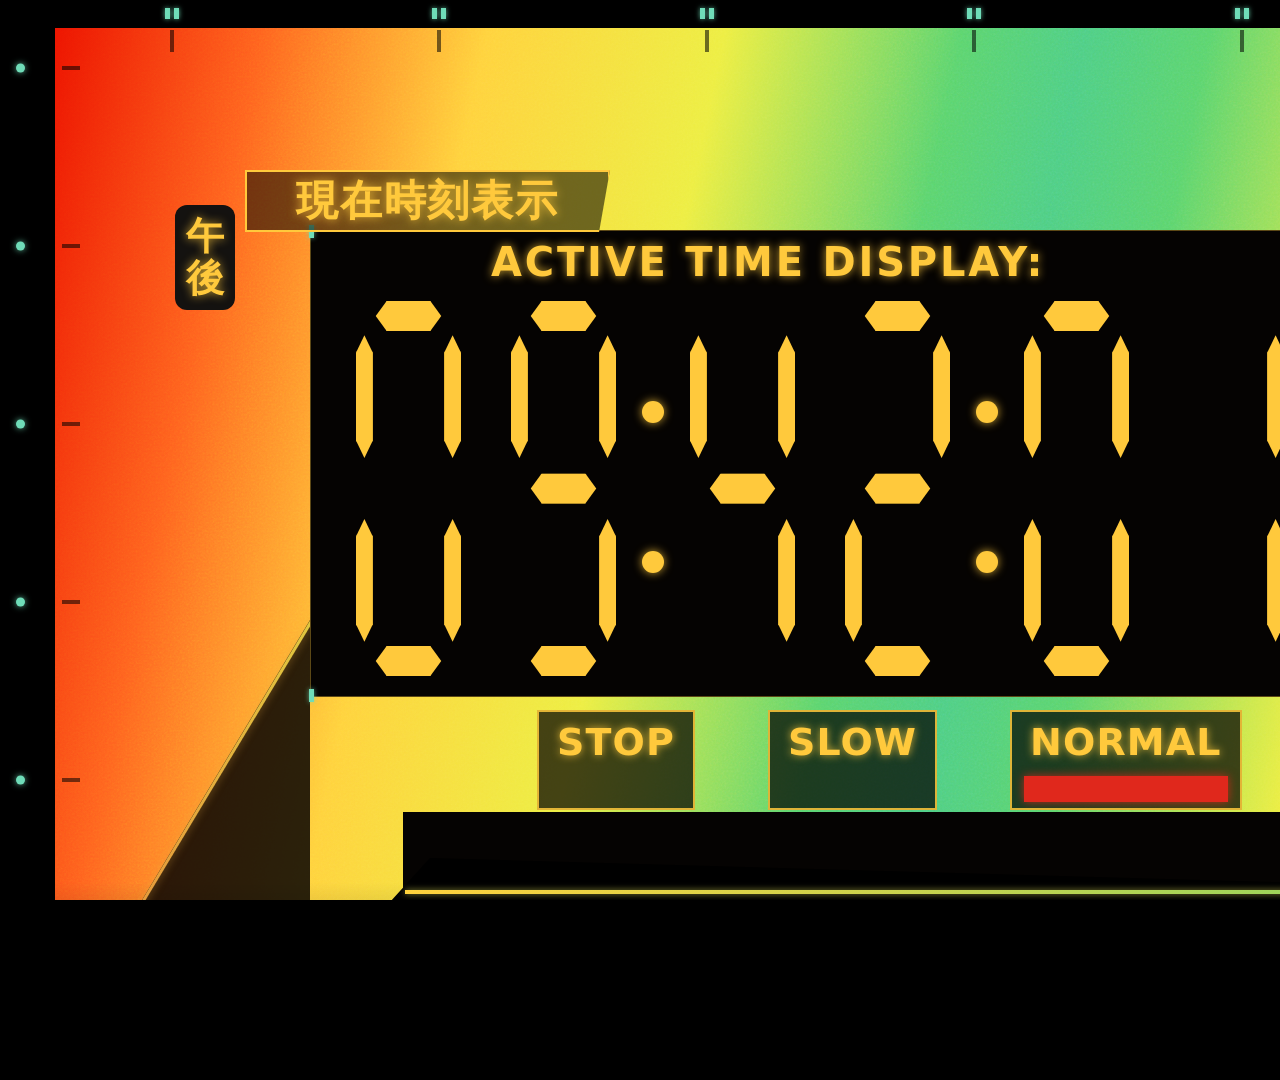
<file: eva/index.html>
<!DOCTYPE html>
<html lang="en">
<head>
<meta charset="UTF-8">
<meta name="viewport" content="width=device-width, initial-scale=1">
<title>EVA HUD Wallpaper</title>
<link rel="stylesheet" href="style.css">
</head>
<body>
<main id="stage">
  <section id="panel">

    <div class="screen">
      <div class="grain"></div>
      <div class="vignette"></div>
      <div class="bottom-band"></div>
    </div>

    <div class="fold"></div>
    <div class="fold-edge"></div>

    <div class="tab"><div class="label-pm"><span>午</span><span>後</span></div></div>

    <section id="readout">
      <div class="corner-mark tl"></div>
      <div class="corner-mark tr"></div>
      <div class="corner-mark bl"></div>
      <div class="corner-mark br"></div>
      <div class="label-en">ACTIVE TIME DISPLAY:</div>

      <div id="clock" aria-hidden="true">
        <div class="digit-group" id="digit-hh"></div>
        <span class="dot-sep"><span class="dot"></span><span class="dot"></span></span>
        <div class="digit-group" id="digit-mm"></div>
        <span class="dot-sep"><span class="dot"></span><span class="dot"></span></span>
        <div class="digit-group" id="digit-ss"></div>
        <span class="dot-sep dot-sep-single"><span class="dot"></span></span>
        <div class="digit-group digit-group-small" id="digit-ms"></div>
      </div>
    </section>

    <div class="label-box">現在時刻表示</div>

    <div class="tag-panel">
      <div class="corner-mark tl"></div>
      <div class="corner-mark tr"></div>
      <div class="corner-mark bl"></div>
      <div class="corner-mark br"></div>

      <div class="tag-box tag-plain">
        <div class="corner-mark tl"></div>
        <div class="corner-mark tr"></div>
        <div class="corner-mark bl"></div>
        <div class="corner-mark br"></div>
        <span class="jp">主電源供給システム</span>
        <span class="en">MAIN ENERGY SUPPLY SYSTEM</span>
      </div>
      <div class="tag-box tag-hazard">
        <div class="corner-mark tl"></div>
        <div class="corner-mark tr"></div>
        <div class="corner-mark bl"></div>
        <div class="corner-mark br"></div>
        <div class="tag-hazard-text">
          <span class="jp">外部</span>
          <span class="en">EXTERNAL</span>
        </div>
        <div class="tag-hazard-stripe"></div>
      </div>
    </div>

    <div class="mode-bar">
      <div class="mode-cell">STOP</div>
      <div class="mode-cell">SLOW</div>
      <div class="mode-cell mode-cell-active">
        NORMAL
        <div class="mode-fill"></div>
      </div>
      <div class="mode-cell">RACING</div>
    </div>

    <div class="baseline"></div>
    <div id="ticks-top"></div>
    <div id="ticks-left"></div>

  </section>
</main>
<script src="app.js"></script>
</body>
</html>
</file>
<file: eva/style.css>
:root {
  --amber: #ffc93c;
  --amber-glow: rgba(255, 201, 60, 0.8);
  --tag-border: #a89a50;
  --tick-teal: #6fdcb8;
  --hazard-red: #e0281c;
  --panel-black: #050302;
  --text-dim: rgba(255, 201, 60, 0.55);
}

* { box-sizing: border-box; }

html, body {
  margin: 0;
  padding: 0;
  width: 100%;
  height: 100%;
  background: #000;
  overflow: hidden;
  font-family: system-ui, -apple-system, 'Segoe UI', Roboto, Arial, sans-serif;
  font-variant-numeric: tabular-nums;
}

#stage {
  position: relative;
  width: 1920px;
  height: 1080px;
  background: #000;
  overflow: hidden;
}

#panel {
  position: absolute;
  inset: 0;
}

/* ── SCREEN (flat, no perspective) ───────────────────────── */
/* Polygon measured from the reference: full-width top, bottom edge
   at y≈900 on the right, diagonal cut down to the bottom-left corner. */

.screen {
  position: absolute;
  left: 55px;
  top: 28px;
  width: 1848px;
  height: 1017px;
  /* Palindromic stops (ramps up through the palette, then mirrors back to
     the start color) so the tile boundary at 0%/100% is a seamless color
     match — repeating this and sliding it never shows a seam. */
  background: repeating-linear-gradient(102deg,
    #ed1400 0%,
    #ff621e 10%,
    #ffd23d 21%,
    #edee43 32.5%,
    #5cd46e 44%,
    #4fce84 50%,
    #5cd46e 56%,
    #edee43 67.5%,
    #ffd23d 79%,
    #ff621e 90%,
    #ed1400 100%
  );
  background-size: 100% 100%;
  clip-path: polygon(
    0 0,
    100% 0,
    100% 872px,
    375px 830px,
    205px 1017px,
    0 1017px
  );
  overflow: hidden;
  animation: screen-flow 60s linear infinite;
}

/* Colors drift left-to-right, synced 1:1 with the 60s loop (CYCLE_MS in
   app.js). Moving by exactly one tile-width (100%) of the repeating
   gradient lands back on an identical frame, so the slide is seamless
   both moment-to-moment and across any 60s video capture window. */
@keyframes screen-flow {
  0%   { background-position: 0% 0; }
  100% { background-position: 100% 0; }
}

.grain {
  position: absolute;
  inset: 0;
  opacity: 0.22;
  mix-blend-mode: overlay;
  background-image: url("data:image/svg+xml;utf8,<svg xmlns='http://www.w3.org/2000/svg' width='120' height='120'><filter id='n'><feTurbulence type='fractalNoise' baseFrequency='0.9' numOctaves='2' stitchTiles='stitch'/></filter><rect width='100%25' height='100%25' filter='url(%23n)'/></svg>");
  background-size: 220px 220px;
}

/* Dark falloff toward the bottom edge, as in the reference photo. */
.vignette {
  position: absolute;
  inset: 0;
  background: linear-gradient(to bottom, transparent 84%, rgba(0, 0, 0, 0.55) 100%);
  pointer-events: none;
}

/* Black band below the mode row; the thin gradient sliver between its
   bottom edge and the screen edge reads as the reference's thin line. */
.bottom-band {
  position: absolute;
  left: 348px;
  top: 784px;
  width: 1160px;
  height: 76px;
  background: var(--panel-black);
}

/* ── FOLD (dark diagonal crease, bottom-left) ─────────────── */
/* Runs from the screen's bottom-left corner up to the readout box's
   bottom-left corner; bright edge on its lower-right side. */

.fold {
  position: absolute;
  left: 55px;
  top: 620px;
  width: 255px;
  height: 425px;
  clip-path: polygon(0 100%, 100% 100%, 100% 0);
  background: rgba(6, 3, 2, 0.85);
  pointer-events: none;
}

/* Bright edge along the fold's hypotenuse (a sibling, not a descendant of
   .fold, so its own clip-path can't chop the line up). */
.fold-edge {
  position: absolute;
  left: 55px;
  top: 1045px;
  width: 496px;
  height: 3px;
  transform-origin: 0 0;
  transform: rotate(-59deg);
  background: linear-gradient(to right, #e8853a, #e0c73f);
  box-shadow: 0 0 8px rgba(230, 170, 60, 0.6);
  pointer-events: none;
}

/* ── TICK MARKS ───────────────────────────────────────────── */

.tick-top {
  position: absolute;
  top: 0;
  width: 22px;
  height: 56px;
  transform: translateX(-50%);
  pointer-events: none;
}
.tick-top .bar-pair {
  position: absolute;
  top: 8px;
  left: 50%;
  transform: translateX(-50%);
  display: flex;
  gap: 4px;
}
.tick-top .bar-pair span {
  width: 5px;
  height: 11px;
  background: var(--tick-teal);
  box-shadow: 0 0 5px rgba(111, 220, 184, 0.8);
}
.tick-top .dash {
  position: absolute;
  top: 30px;
  left: 50%;
  transform: translateX(-50%);
  width: 4px;
  height: 22px;
  background: rgba(0, 0, 0, 0.55);
}

.tick-left {
  position: absolute;
  left: 0;
  width: 90px;
  height: 12px;
  transform: translateY(-50%);
  pointer-events: none;
}
.tick-left .dot {
  position: absolute;
  left: 16px;
  top: 50%;
  transform: translateY(-50%);
  width: 9px;
  height: 9px;
  border-radius: 50%;
  background: var(--tick-teal);
  box-shadow: 0 0 6px rgba(111, 220, 184, 0.8);
}
.tick-left .dash {
  position: absolute;
  left: 62px;
  top: 50%;
  transform: translateY(-50%);
  width: 18px;
  height: 4px;
  background: rgba(0, 0, 0, 0.55);
}

/* ── LEFT TAB / HANDLE ────────────────────────────────────── */

.tab {
  position: absolute;
  left: 175px;
  top: 205px;
  width: 60px;
  height: 105px;
  background: #141210;
  border-radius: 12px;
  display: flex;
  align-items: center;
  justify-content: center;
}

.label-pm {
  display: flex;
  flex-direction: column;
  align-items: center;
  color: var(--amber);
  font-weight: 700;
  font-size: 38px;
  line-height: 1.1;
  text-shadow: 0 0 10px var(--amber-glow);
}

/* ── LABELS ───────────────────────────────────────────────── */

.label-box {
  position: absolute;
  left: 245px;
  top: 170px;
  width: 365px;
  height: 62px;
  display: flex;
  align-items: center;
  justify-content: center;
  border: 2px solid var(--amber);
  background: rgba(3, 2, 0, 0.55);
  clip-path: polygon(0 0, 100% 0, 97% 100%, 0 100%);
  color: var(--amber);
  font-weight: 700;
  font-size: 42px;
  letter-spacing: 0.04em;
  text-shadow: 0 0 10px var(--amber-glow);
}

/* ── READOUT PANEL ────────────────────────────────────────── */

#readout {
  position: absolute;
  left: 310px;
  top: 230px;
  width: 1250px;
  height: 467px;
  background: var(--panel-black);
  border: 1px solid rgba(255, 201, 60, 0.35);
  overflow: visible;
}

/* Small teal corner dashes, as on the reference's boxes. */
.corner-mark {
  position: absolute;
  width: 5px;
  height: 13px;
  background: var(--tick-teal);
  box-shadow: 0 0 5px rgba(111, 220, 184, 0.7);
}
.corner-mark.tl { left: -2px; top: -6px; }
.corner-mark.tr { right: -2px; top: -6px; }
.corner-mark.bl { left: -2px; bottom: -6px; }
.corner-mark.br { right: -2px; bottom: -6px; }

.label-en {
  position: absolute;
  left: 180px;
  top: 8px;
  color: var(--amber);
  font-weight: 700;
  font-size: 40px;
  letter-spacing: 0.07em;
  text-shadow: 0 0 10px var(--amber-glow);
}

/* ── CLOCK / 7-SEGMENT ────────────────────────────────────── */

#clock {
  position: absolute;
  left: 45px;
  top: 70px;
  display: flex;
  align-items: flex-end;
  gap: 14px;
}

.dot-sep {
  position: relative;
  width: 46px;
  height: 375px;
  flex: none;
}
.dot-sep .dot {
  position: absolute;
  left: 50%;
  transform: translateX(-50%);
  width: 22px;
  height: 22px;
  border-radius: 50%;
  background: var(--amber);
  box-shadow: 0 0 10px var(--amber-glow);
}
.dot-sep .dot:nth-child(1) { top: 100px; }
.dot-sep .dot:nth-child(2) { top: 250px; }
.dot-sep-single .dot:only-child {
  top: 252px;
  width: 18px;
  height: 18px;
}

.digit-group {
  display: flex;
  gap: 50px;
}

.digit {
  position: relative;
  width: 105px;
  height: 375px;
}
.digit-group-small .digit {
  width: 68px;
  height: 180px;
}

.seg {
  position: absolute;
  background: transparent;
}
.seg.on {
  background: var(--amber);
  box-shadow: 0 0 12px var(--amber-glow), 0 0 30px var(--amber-glow);
}

.seg-a, .seg-d, .seg-g {
  left: 10%; right: 10%; height: 8%;
  clip-path: polygon(11% 50%, 24% 0, 76% 0, 89% 50%, 76% 100%, 24% 100%);
}
.seg-a { top: 0; }
.seg-g { top: 50%; transform: translateY(-50%); }
.seg-d { bottom: 0; }

.seg-b, .seg-c, .seg-e, .seg-f {
  width: 16%; height: 39%;
  clip-path: polygon(50% 8%, 100% 20%, 100% 80%, 50% 92%, 0 80%, 0 20%);
}
.seg-f { top: 6%; left: 0; }
.seg-b { top: 6%; right: 0; }
.seg-e { bottom: 6%; left: 0; }
.seg-c { bottom: 6%; right: 0; }

/* ── RIGHT PANEL + TAG STACK ──────────────────────────────── */

.tag-panel {
  position: absolute;
  left: 1560px;
  top: 232px;
  width: 335px;
  height: 653px;
  background: var(--panel-black);
}

.tag-box {
  position: absolute;
  left: 5px;
  width: 290px;
  border: 2px solid var(--tag-border);
  background: rgba(3, 2, 0, 0.55);
  color: var(--amber);
  text-shadow: 0 0 8px var(--amber-glow);
}

.tag-plain {
  top: 183px;
  height: 100px;
  padding: 10px 14px 8px;
  display: flex;
  flex-direction: column;
  justify-content: center;
  gap: 4px;
  white-space: nowrap;
}
.tag-plain .jp { font-size: 27px; font-weight: 700; }
.tag-plain .en { font-size: 12px; font-weight: 700; letter-spacing: 0.02em; color: var(--text-dim); }

.tag-hazard {
  top: 298px;
  height: 135px;
  display: flex;
  align-items: stretch;
  overflow: hidden;
}
.tag-hazard-text {
  flex: 1;
  display: flex;
  flex-direction: column;
  justify-content: center;
  padding-left: 16px;
  gap: 4px;
}
.tag-hazard-text .jp { font-size: 58px; font-weight: 700; line-height: 1; }
.tag-hazard-text .en { font-size: 21px; font-weight: 700; letter-spacing: 0.03em; }
.tag-hazard-stripe {
  width: 36%;
  background: repeating-linear-gradient(
    55deg,
    var(--hazard-red) 0 20px,
    #1a0805 20px 40px
  );
}

/* ── MODE BAR ─────────────────────────────────────────────── */
/* Cells hug their text (content width), as in the reference. */

.mode-bar {
  position: absolute;
  left: 537px;
  top: 710px;
  display: flex;
  gap: 73px;
}

.mode-cell {
  position: relative;
  height: 100px;
  padding: 8px 18px 0;
  border: 2px solid rgba(255, 201, 60, 0.85);
  background: rgba(3, 2, 0, 0.72);
  color: var(--amber);
  font-weight: 700;
  font-size: 38px;
  letter-spacing: 0.03em;
  text-shadow: 0 0 8px var(--amber-glow);
  overflow: hidden;
}

.mode-fill {
  position: absolute;
  left: 12px;
  right: 12px;
  bottom: 6px;
  height: 26px;
  background: var(--hazard-red);
  box-shadow: 0 0 10px rgba(224, 40, 28, 0.8);
}

/* Thin bright line just above the screen's bottom edge. */
.baseline {
  position: absolute;
  left: 405px;
  top: 890px;
  width: 1495px;
  height: 4px;
  background: linear-gradient(to right, #ffd23d, #5cd46e);
  box-shadow: 0 0 6px rgba(230, 230, 90, 0.6);
  pointer-events: none;
}

@media (prefers-reduced-motion: reduce) {
  *, *::before, *::after {
    animation-duration: 0.01ms !important;
    transition-duration: 0.01ms !important;
  }
}
</file>
